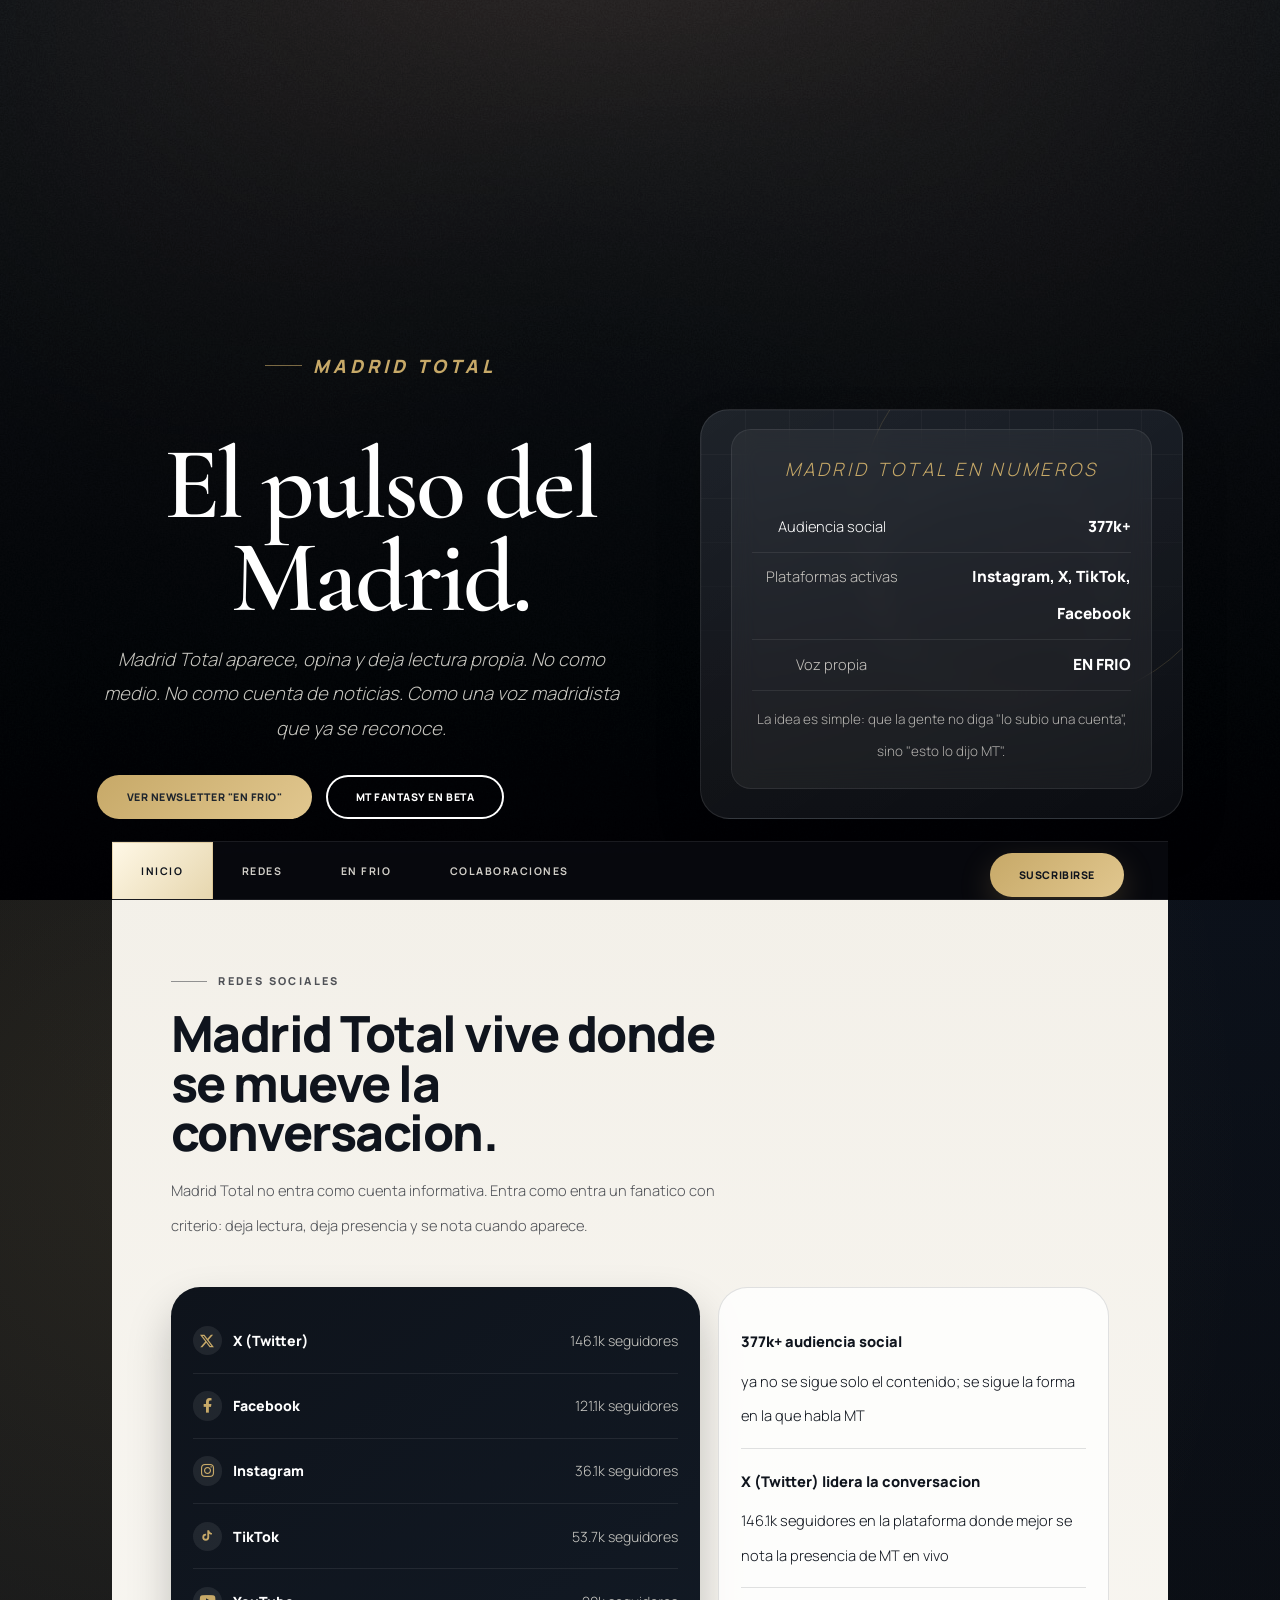
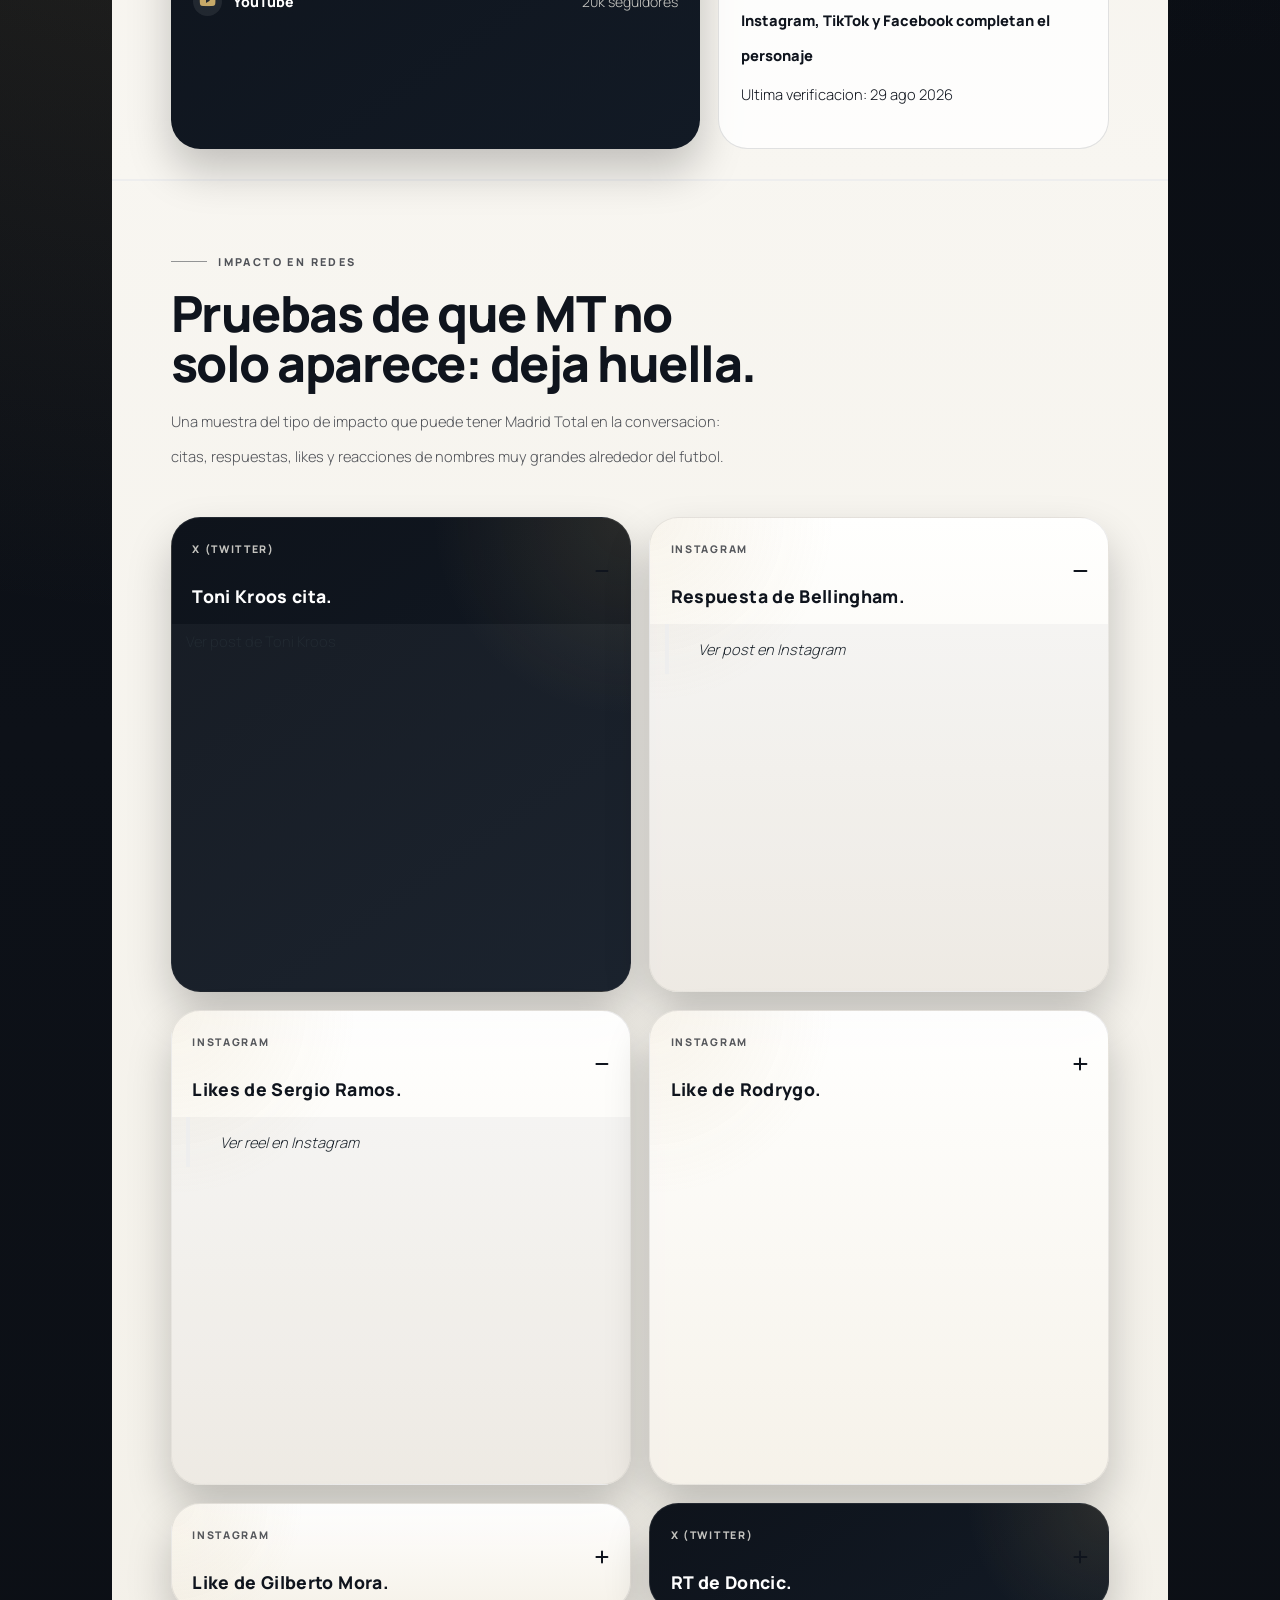
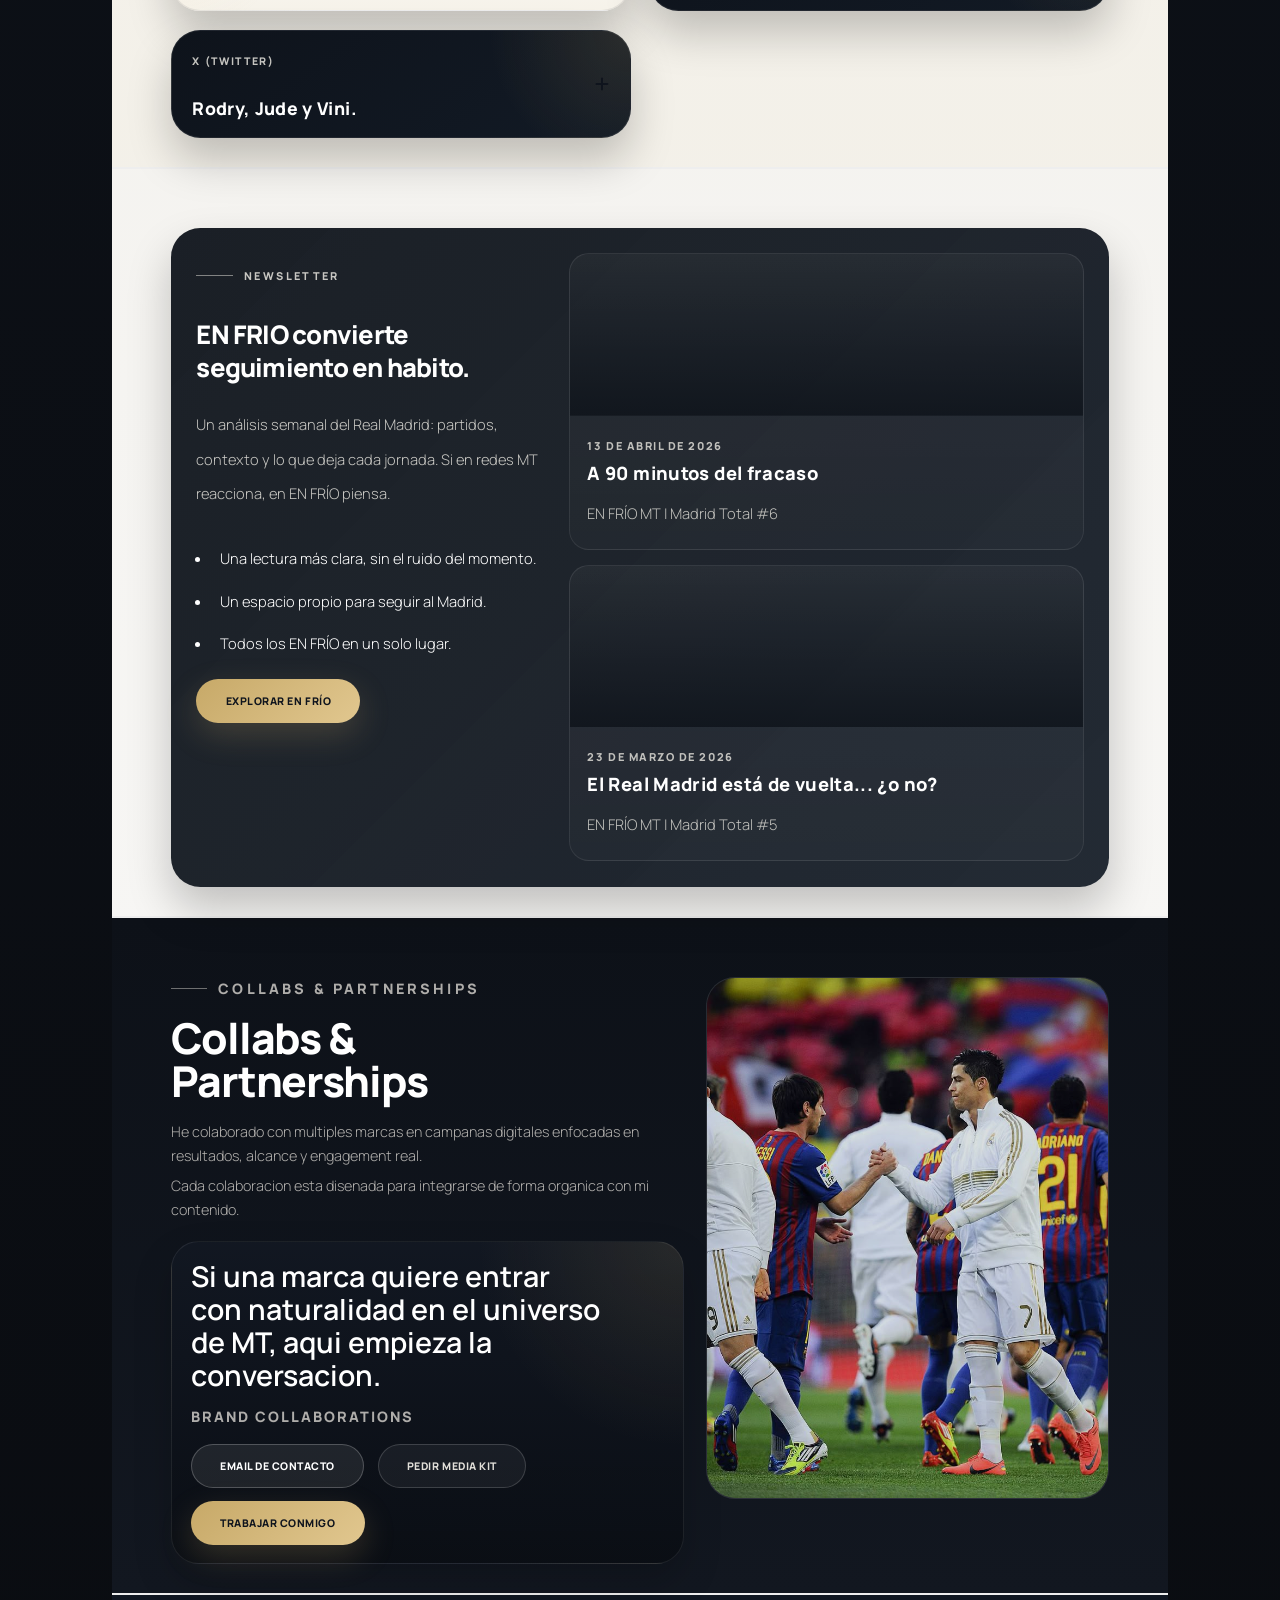
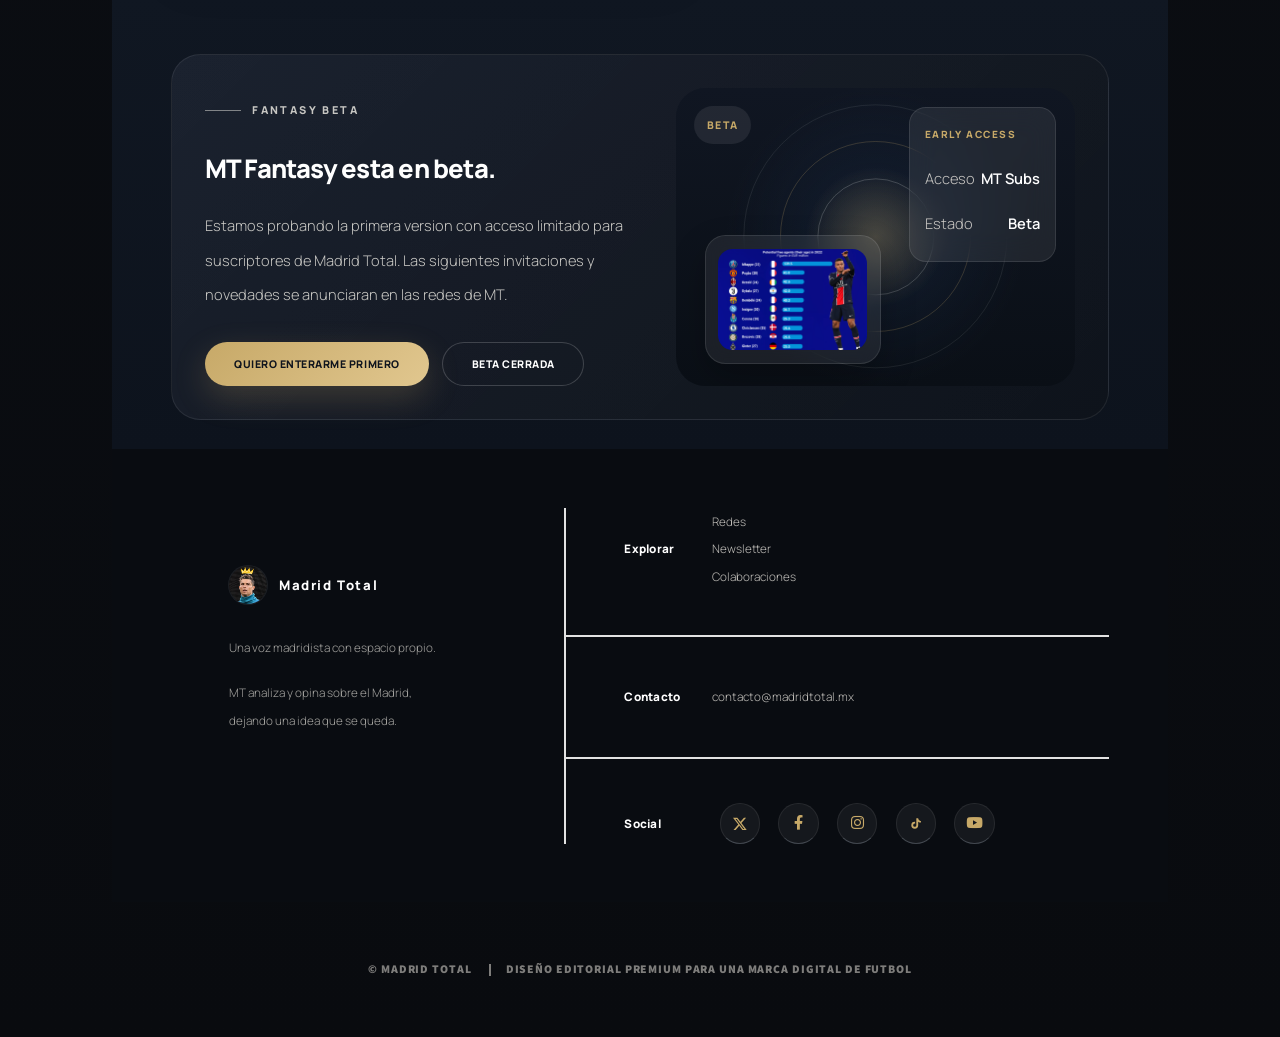
<file: index.html>
<!DOCTYPE HTML>
<html lang="es">
<head>
	<title>Madrid Total | La casa digital del madridismo actual</title>
	<meta charset="utf-8" />
	<meta name="viewport" content="width=device-width, initial-scale=1, user-scalable=no" />
	<meta name="description" content="Madrid Total es una voz madridista con presencia propia: reaccion, lectura y una manera reconocible de hablar del Real Madrid." />
	<link rel="icon" type="image/jpeg" href="images/madridtotal-logo.png.jpeg" />
	<link rel="stylesheet" href="assets/css/main.css" />
	<link rel="stylesheet" href="assets/css/custom.css" />
	<noscript>
		<link rel="stylesheet" href="assets/css/noscript.css" />
	</noscript>
</head>
<body class="is-preload">

	<div id="wrapper" class="fade-in">

		<section id="intro" class="madrid-intro">
			<div class="hero-shell">
				<div class="hero-copy">
					<p class="eyebrow">Madrid Total</p>
					<h1>El pulso del Madrid.</h1>
					<p class="intro-copy">
						Madrid Total aparece, opina y deja lectura propia.
						No como medio. No como cuenta de noticias. Como una voz madridista que ya se reconoce.
					</p>
					<div class="hero-actions">
						<a href="newsletter.html" class="button primary">VER NEWSLETTER "EN FRIO"</a>
						<a href="#fantasy" class="button ghost scrolly">MT FANTASY EN BETA</a>
					</div>
				</div>
				<div class="hero-composition" aria-hidden="true">
					<div class="hero-scorecard">
						<p class="scorecard-label">Madrid Total en numeros</p>
						<div class="scorecard-line">
							<span>Audiencia social</span>
							<strong data-social-total-compact>377k+</strong>
						</div>
						<div class="scorecard-line muted">
							<span>Plataformas activas</span>
							<strong>Instagram, X, TikTok, Facebook</strong>
						</div>
						<div class="scorecard-line muted">
							<span>Voz propia</span>
							<strong>EN FRIO</strong>
						</div>
						<div class="scorecard-foot">
							<span>La idea es simple: que la gente no diga "lo subio una cuenta", sino "esto lo dijo MT".</span>
						</div>
					</div>
					<div class="hero-orbit orbit-one"></div>
					<div class="hero-orbit orbit-two"></div>
					<div class="hero-grid-lines"></div>
				</div>
			</div>
		</section>

		<header id="header">
			<a href="index.html" class="logo" aria-label="Madrid Total, ir al inicio">
				<span class="logo-mark logo-mark-image">
					<img src="images/madridtotal-logo.png.jpeg" alt="Logo de Madrid Total" />
				</span>
				<span class="logo-text">Madrid Total</span>
			</a>
		</header>

		<nav id="nav" aria-label="Navegacion principal">
			<ul class="links">
				<li class="active"><a href="#intro">Inicio</a></li>
				<li><a href="#redes">Redes</a></li>
				<li><a href="newsletter.html">EN FRIO</a></li>
				<li><a href="#partners">Colaboraciones</a></li>
			</ul>
			<ul class="icons nav-cta">
				<li><a href="#newsletter" class="button nav-button scrolly">Suscribirse</a></li>
			</ul>
		</nav>

		<main id="main">
			<section id="redes" class="madrid-section social-section" aria-labelledby="social-title">
				<div class="section-heading left">
					<p class="eyebrow">Redes sociales</p>
					<h2 id="social-title">Madrid Total vive donde se mueve la conversacion.</h2>
					<p>
						Madrid Total no entra como cuenta informativa.
						Entra como entra un fanatico con criterio: deja lectura, deja presencia y se nota cuando aparece.
					</p>
				</div>
				<div class="social-layout">
					<div class="social-panel social-panel-dark">
						<a class="platform-row platform-link" href="https://x.com/madrid_total2?s=21" target="_blank" rel="noopener noreferrer">
							<span class="platform-label">
								<span class="social-icon-mark social-icon-svg" aria-hidden="true">
									<svg viewBox="0 0 24 24" focusable="false">
										<path d="M18.901 1.153h3.68l-8.04 9.19L24 22.847h-7.406l-5.8-7.584-6.64 7.584H.474l8.6-9.83L0 1.154h7.594l5.243 6.932zM17.61 20.645h2.04L6.486 3.24H4.298z"></path>
									</svg>
								</span>
								<span>X (Twitter)</span>
							</span>
							<span data-social-followers="x">146.1k seguidores</span>
						</a>
						<a class="platform-row platform-link" href="https://www.facebook.com/share/1ZugyrfZaS/?mibextid=wwXIfr" target="_blank" rel="noopener noreferrer">
							<span class="platform-label">
								<i class="icon brands fa-facebook-f social-icon-mark" aria-hidden="true"></i>
								<span>Facebook</span>
							</span>
							<span data-social-followers="facebook">121.1k seguidores</span>
						</a>
						<a class="platform-row platform-link" href="https://www.instagram.com/madridtotal__?igsh=cGt5YXd0c240aXM0&utm_source=qr" target="_blank" rel="noopener noreferrer">
							<span class="platform-label">
								<i class="icon brands fa-instagram social-icon-mark" aria-hidden="true"></i>
								<span>Instagram</span>
							</span>
							<span data-social-followers="instagram">36.1k seguidores</span>
						</a>
						<a class="platform-row platform-link" href="https://www.tiktok.com/@madrid_total2?_r=1&_t=ZS-94hI3UkbtAK" target="_blank" rel="noopener noreferrer">
							<span class="platform-label">
								<span class="social-icon-mark social-icon-svg" aria-hidden="true">
									<svg viewBox="0 0 24 24" focusable="false">
										<path d="M19.589 6.686a4.793 4.793 0 0 1-3.77-4.115V2h-3.193v12.138a2.727 2.727 0 1 1-2.727-2.728c.225 0 .443.027.654.077V8.238a5.92 5.92 0 0 0-.654-.036A5.922 5.922 0 1 0 15.82 14.12V8.005a7.968 7.968 0 0 0 4.77 1.582V6.686z"></path>
									</svg>
								</span>
								<span>TikTok</span>
							</span>
							<span data-social-followers="tiktok">53.7k seguidores</span>
						</a>
						<a class="platform-row platform-link" href="https://youtube.com/@madridtotal_?si=naPXZ1wUeU4FVzVs" target="_blank" rel="noopener noreferrer">
							<span class="platform-label">
								<i class="icon brands fa-youtube social-icon-mark" aria-hidden="true"></i>
								<span>YouTube</span>
							</span>
							<span data-social-followers="youtube">20k seguidores</span>
						</a>
					</div>
					<div class="social-panel social-panel-light">
						<div class="social-metric">
							<strong data-social-total>377k+ audiencia social</strong>
							<span>ya no se sigue solo el contenido; se sigue la forma en la que habla MT</span>
						</div>
						<div class="social-metric">
							<strong>X (Twitter) lidera la conversacion</strong>
							<span><span data-social-followers="x-detail">146.1k seguidores</span> en la plataforma donde mejor se nota la presencia de MT en vivo</span>
						</div>
						<div class="social-metric">
							<strong>Instagram, TikTok y Facebook completan el personaje</strong>
							<span data-social-updated>cada formato enseña una parte distinta de la misma voz</span>
						</div>
					</div>
				</div>
			</section>

			<section class="madrid-section social-proof-section" aria-labelledby="social-proof-title">
				<div class="section-heading left">
					<p class="eyebrow">Impacto en redes</p>
					<h2 id="social-proof-title">Pruebas de que MT no solo aparece: deja huella.</h2>
					<p>
						Una muestra del tipo de impacto que puede tener Madrid Total en la conversacion:
						citas, respuestas, likes y reacciones de nombres muy grandes alrededor del futbol.
					</p>
				</div>
				<div class="social-proof-grid">
					<details class="social-proof-card social-proof-card-dark social-proof-embed-card" open>
						<summary class="social-proof-summary">
							<div class="social-proof-card-header">
								<p class="social-proof-kicker">X (Twitter)</p>
								<h3>Toni Kroos cita.</h3>
							</div>
							<span class="social-proof-summary-icon" aria-hidden="true"></span>
						</summary>
						<div class="social-proof-embed-shell">
							<div class="social-proof-tweet" data-tweet-id="1974023091761147986">
								<a href="https://twitter.com/tonikroos/status/1974023091761147986" target="_blank" rel="noopener noreferrer">Ver post de Toni Kroos</a>
							</div>
						</div>
					</details>
					<details class="social-proof-card social-proof-card-light social-proof-embed-card">
						<summary class="social-proof-summary">
							<div class="social-proof-card-header">
								<p class="social-proof-kicker">Instagram</p>
								<h3>Respuesta de Bellingham.</h3>
							</div>
							<span class="social-proof-summary-icon" aria-hidden="true"></span>
						</summary>
						<div class="social-proof-embed-shell">
							<blockquote class="instagram-media" data-instgrm-permalink="https://www.instagram.com/p/DKkYigyArHF/" data-instgrm-version="14">
								<a href="https://www.instagram.com/p/DKkYigyArHF/" target="_blank" rel="noopener noreferrer">Ver post en Instagram</a>
							</blockquote>
						</div>
					</details>
					<details class="social-proof-card social-proof-card-light social-proof-embed-card">
						<summary class="social-proof-summary">
							<div class="social-proof-card-header">
								<p class="social-proof-kicker">Instagram</p>
								<h3>Likes de Sergio Ramos.</h3>
							</div>
							<span class="social-proof-summary-icon" aria-hidden="true"></span>
						</summary>
						<div class="social-proof-embed-shell">
							<blockquote class="instagram-media" data-instgrm-permalink="https://www.instagram.com/reel/DKF0K39PtXp/" data-instgrm-version="14">
								<a href="https://www.instagram.com/reel/DKF0K39PtXp/" target="_blank" rel="noopener noreferrer">Ver reel en Instagram</a>
							</blockquote>
						</div>
					</details>
					<details class="social-proof-card social-proof-card-light social-proof-embed-card">
						<summary class="social-proof-summary">
							<div class="social-proof-card-header">
								<p class="social-proof-kicker">Instagram</p>
								<h3>Like de Rodrygo.</h3>
							</div>
							<span class="social-proof-summary-icon" aria-hidden="true"></span>
						</summary>
						<div class="social-proof-embed-shell">
							<blockquote class="instagram-media" data-instgrm-permalink="https://www.instagram.com/reel/DIJx5_ag01K/" data-instgrm-version="14">
								<a href="https://www.instagram.com/reel/DIJx5_ag01K/" target="_blank" rel="noopener noreferrer">Ver reel en Instagram</a>
							</blockquote>
						</div>
					</details>
					<details class="social-proof-card social-proof-card-light social-proof-embed-card">
						<summary class="social-proof-summary">
							<div class="social-proof-card-header">
								<p class="social-proof-kicker">Instagram</p>
								<h3>Like de Gilberto Mora.</h3>
							</div>
							<span class="social-proof-summary-icon" aria-hidden="true"></span>
						</summary>
						<div class="social-proof-embed-shell">
							<blockquote class="instagram-media" data-instgrm-permalink="https://www.instagram.com/reel/DD3Afj4ABEb/" data-instgrm-version="14">
								<a href="https://www.instagram.com/reel/DD3Afj4ABEb/" target="_blank" rel="noopener noreferrer">Ver reel en Instagram</a>
							</blockquote>
						</div>
					</details>
					<details class="social-proof-card social-proof-card-dark social-proof-embed-card">
						<summary class="social-proof-summary">
							<div class="social-proof-card-header">
								<p class="social-proof-kicker">X (Twitter)</p>
								<h3>RT de Doncic.</h3>
							</div>
							<span class="social-proof-summary-icon" aria-hidden="true"></span>
						</summary>
						<div class="social-proof-embed-shell">
							<div class="social-proof-tweet" data-tweet-id="1885935198908383549">
								<a href="https://x.com/madrid_total2/status/1885935198908383549" target="_blank" rel="noopener noreferrer">Ver post en X</a>
							</div>
						</div>
					</details>
					<details class="social-proof-card social-proof-card-dark social-proof-embed-card">
						<summary class="social-proof-summary">
							<div class="social-proof-card-header">
								<p class="social-proof-kicker">X (Twitter)</p>
								<h3>Rodry, Jude y Vini.</h3>
							</div>
							<span class="social-proof-summary-icon" aria-hidden="true"></span>
						</summary>
						<div class="social-proof-embed-shell">
							<div class="social-proof-tweet" data-tweet-id="1794757800381563138">
								<a href="https://x.com/madrid_total2/status/1794757800381563138" target="_blank" rel="noopener noreferrer">Ver post en X</a>
							</div>
						</div>
					</details>
				</div>
			</section>

			<section id="newsletter" class="madrid-section newsletter-section" aria-labelledby="newsletter-title">
				<div class="newsletter-shell">
					<div class="newsletter-copy">
						<p class="eyebrow">Newsletter</p>
						<h2 id="newsletter-title">EN FRIO convierte seguimiento en habito.</h2>
						<p>
							Un análisis semanal del Real Madrid: partidos, contexto y lo que deja cada jornada.
							Si en redes MT reacciona, en EN FRÍO piensa.
						</p>
						<ul class="newsletter-points">
							<li>Una lectura más clara, sin el ruido del momento.</li>
							<li>Un espacio propio para seguir al Madrid.</li>
							<li>Todos los EN FRÍO en un solo lugar.</li>
						</ul>
						<div class="newsletter-links">
							<a href="newsletter.html" class="button primary">Explorar EN FRÍO</a>
						</div>
					</div>
					<div class="newsletter-home-preview" id="newsletter-home-preview" aria-label="Ultimos articulos de EN FRIO" hidden></div>
				</div>
			</section>

			<section id="partners" class="madrid-section partners-section" aria-labelledby="partners-title">
				<div class="partners-layout">
					<div class="section-heading left partners-copy-column">
						<p class="eyebrow">Collabs &amp; Partnerships</p>
						<h2 id="partners-title">Collabs &amp; Partnerships</h2>
						<p>
							He colaborado con multiples marcas en campanas digitales enfocadas en resultados, alcance y engagement real.
						</p>
						<p>
							Cada colaboracion esta disenada para integrarse de forma organica con mi contenido.
						</p>
						<div class="partners-copy-panel">
							<strong>Si una marca quiere entrar con naturalidad en el universo de MT, aqui empieza la conversacion.</strong>
							<p class="partners-visual-kicker">Brand Collaborations</p>
							<div class="partners-actions">
								<a href="mailto:contacto@madridtotal.mx?subject=Contacto%20Madrid%20Total" class="button ghost partner-mail-button">Email de contacto</a>
								<a href="mailto:contacto@madridtotal.mx?subject=Media%20Kit%20Madrid%20Total" class="button ghost-light">Pedir media kit</a>
								<a href="mailto:contacto@madridtotal.mx?subject=Trabajar%20con%20Madrid%20Total" class="button primary">Trabajar conmigo</a>
							</div>
						</div>
					</div>
					<div class="partners-visual-card partners-visual-image">
						<img src="assets/handshake.jpg" alt="Apretón de manos representando una colaboración de marca" />
					</div>
				</div>
			</section>

			<section id="fantasy" class="madrid-section fantasy-section" aria-labelledby="fantasy-title">
				<div class="fantasy-shell">
					<div class="fantasy-copy">
						<p class="eyebrow">Fantasy Beta</p>
						<h2 id="fantasy-title">MT Fantasy esta en beta.</h2>
						<p>
							Estamos probando la primera version con acceso limitado para suscriptores de Madrid Total.
							Las siguientes invitaciones y novedades se anunciaran en las redes de MT.
						</p>
						<div class="fantasy-actions">
							<a href="mailto:contacto@madridtotal.mx?subject=Interes%20en%20MT%20Fantasy%20Beta" class="button primary">Quiero enterarme primero</a>
							<span class="button ghost fantasy-status-pill">Beta cerrada</span>
						</div>
					</div>
					<div class="fantasy-teaser" aria-hidden="true">
						<span class="teaser-chip">Beta</span>
						<div class="teaser-scoreboard">
							<span class="teaser-scoreboard-label">Early Access</span>
							<div class="teaser-score-line">
								<span>Acceso</span>
								<strong>MT Subs</strong>
							</div>
							<div class="teaser-score-line">
								<span>Estado</span>
								<strong>Beta</strong>
							</div>
						</div>
						<div class="teaser-player-card">
							<img src="images/soccer_player_value.png" alt="" />
						</div>
						<div class="teaser-rings"></div>
					</div>
				</div>
			</section>
		</main>

		<footer id="footer">
			<section class="footer-brand">
				<a href="index.html" class="footer-logo">
					<span class="logo-mark logo-mark-image">
						<img src="images/madridtotal-logo.png.jpeg" alt="Logo de Madrid Total" />
					</span>
					<span class="logo-text">Madrid Total</span>
				</a>
				<p>Una voz madridista con espacio propio.</p>
				<p>MT analiza y opina sobre el Madrid, dejando una idea que se queda.</p>
			</section>
			<section class="split contact">
				<section>
					<h3>Explorar</h3>
					<p><a href="#redes">Redes</a><br /><a href="newsletter.html">Newsletter</a><br /><a href="#partners">Colaboraciones</a></p>
				</section>
				<section>
					<h3>Contacto</h3>
					<p><a href="mailto:contacto@madridtotal.mx">contacto@madridtotal.mx</a></p>
				</section>
				<section>
					<h3>Social</h3>
					<ul class="footer-social-list" aria-label="Redes sociales de Madrid Total">
						<li>
							<a href="https://x.com/madrid_total2?s=21" class="footer-social-link" aria-label="X" target="_blank" rel="noopener noreferrer">
								<span class="social-icon-mark social-icon-svg" aria-hidden="true">
									<svg viewBox="0 0 24 24" focusable="false">
										<path d="M18.901 1.153h3.68l-8.04 9.19L24 22.847h-7.406l-5.8-7.584-6.64 7.584H.474l8.6-9.83L0 1.154h7.594l5.243 6.932zM17.61 20.645h2.04L6.486 3.24H4.298z"></path>
									</svg>
								</span>
								<span class="sr-only">X</span>
							</a>
						</li>
						<li>
							<a href="https://www.facebook.com/share/1ZugyrfZaS/?mibextid=wwXIfr" class="footer-social-link" aria-label="Facebook" target="_blank" rel="noopener noreferrer">
								<i class="icon brands fa-facebook-f social-icon-mark" aria-hidden="true"></i>
								<span class="sr-only">Facebook</span>
							</a>
						</li>
						<li>
							<a href="https://www.instagram.com/madridtotal__?igsh=cGt5YXd0c240aXM0&utm_source=qr" class="footer-social-link" aria-label="Instagram" target="_blank" rel="noopener noreferrer">
								<i class="icon brands fa-instagram social-icon-mark" aria-hidden="true"></i>
								<span class="sr-only">Instagram</span>
							</a>
						</li>
						<li>
							<a href="https://www.tiktok.com/@madrid_total2?_r=1&_t=ZS-94hI3UkbtAK" class="footer-social-link" aria-label="TikTok" target="_blank" rel="noopener noreferrer">
								<span class="social-icon-mark social-icon-svg" aria-hidden="true">
									<svg viewBox="0 0 24 24" focusable="false">
										<path d="M19.589 6.686a4.793 4.793 0 0 1-3.77-4.115V2h-3.193v12.138a2.727 2.727 0 1 1-2.727-2.728c.225 0 .443.027.654.077V8.238a5.92 5.92 0 0 0-.654-.036A5.922 5.922 0 1 0 15.82 14.12V8.005a7.968 7.968 0 0 0 4.77 1.582V6.686z"></path>
									</svg>
								</span>
								<span class="sr-only">TikTok</span>
							</a>
						</li>
						<li>
							<a href="https://youtube.com/@madridtotal_?si=naPXZ1wUeU4FVzVs" class="footer-social-link" aria-label="YouTube" target="_blank" rel="noopener noreferrer">
								<i class="icon brands fa-youtube social-icon-mark" aria-hidden="true"></i>
								<span class="sr-only">YouTube</span>
							</a>
						</li>
					</ul>
				</section>
			</section>
		</footer>

		<div id="copyright">
			<ul>
				<li>&copy; Madrid Total</li>
				<li>Diseño editorial premium para una marca digital de futbol</li>
			</ul>
		</div>

	</div>

	<script src="assets/js/jquery.min.js"></script>
	<script src="assets/js/jquery.scrollex.min.js"></script>
	<script src="assets/js/jquery.scrolly.min.js"></script>
	<script src="assets/js/browser.min.js"></script>
	<script src="assets/js/breakpoints.min.js"></script>
	<script src="assets/js/util.js"></script>
	<script src="assets/js/main.js"></script>
	<script src="assets/js/custom.js"></script>
	<script src="assets/js/social-followers.js"></script>
	<script src="assets/js/newsletter.js"></script>
	<script src="assets/js/social-embeds.js"></script>
	<script src="assets/js/subscribe.js"></script>

</body>
</html>
</file>
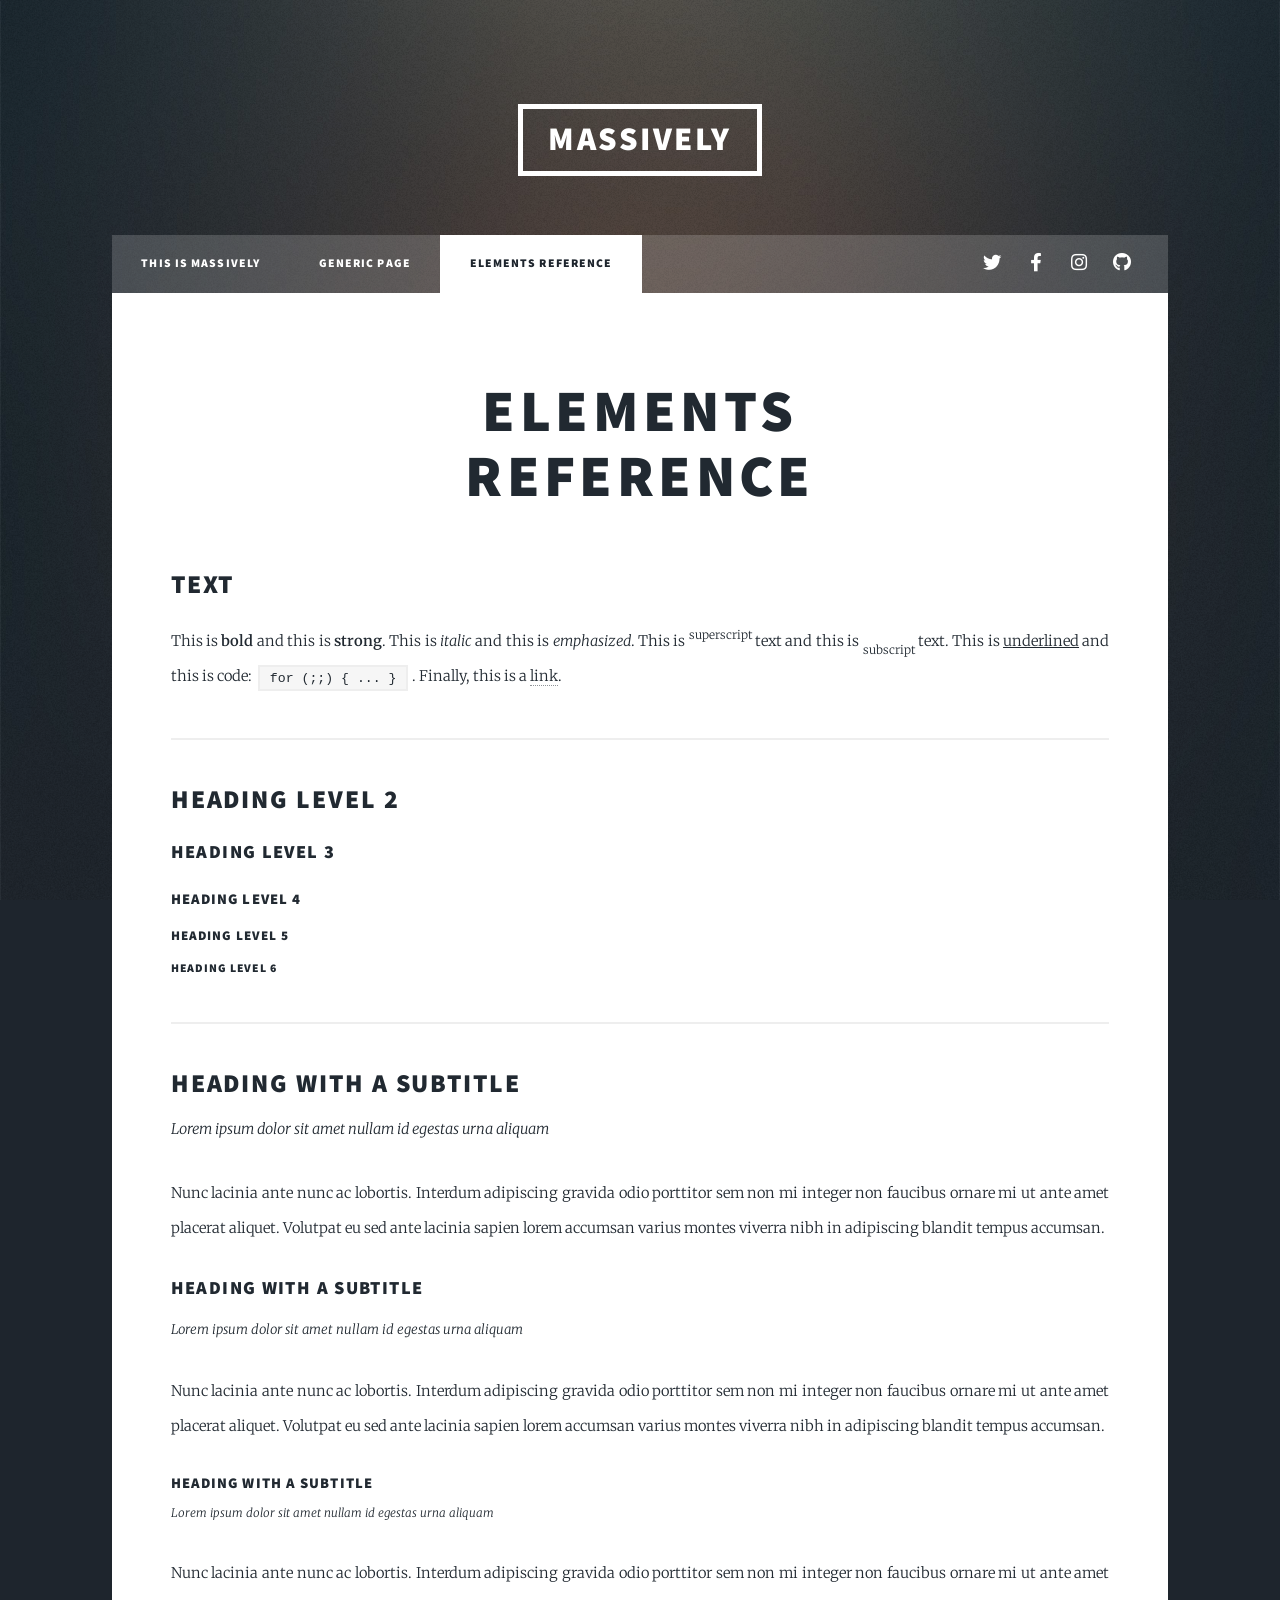
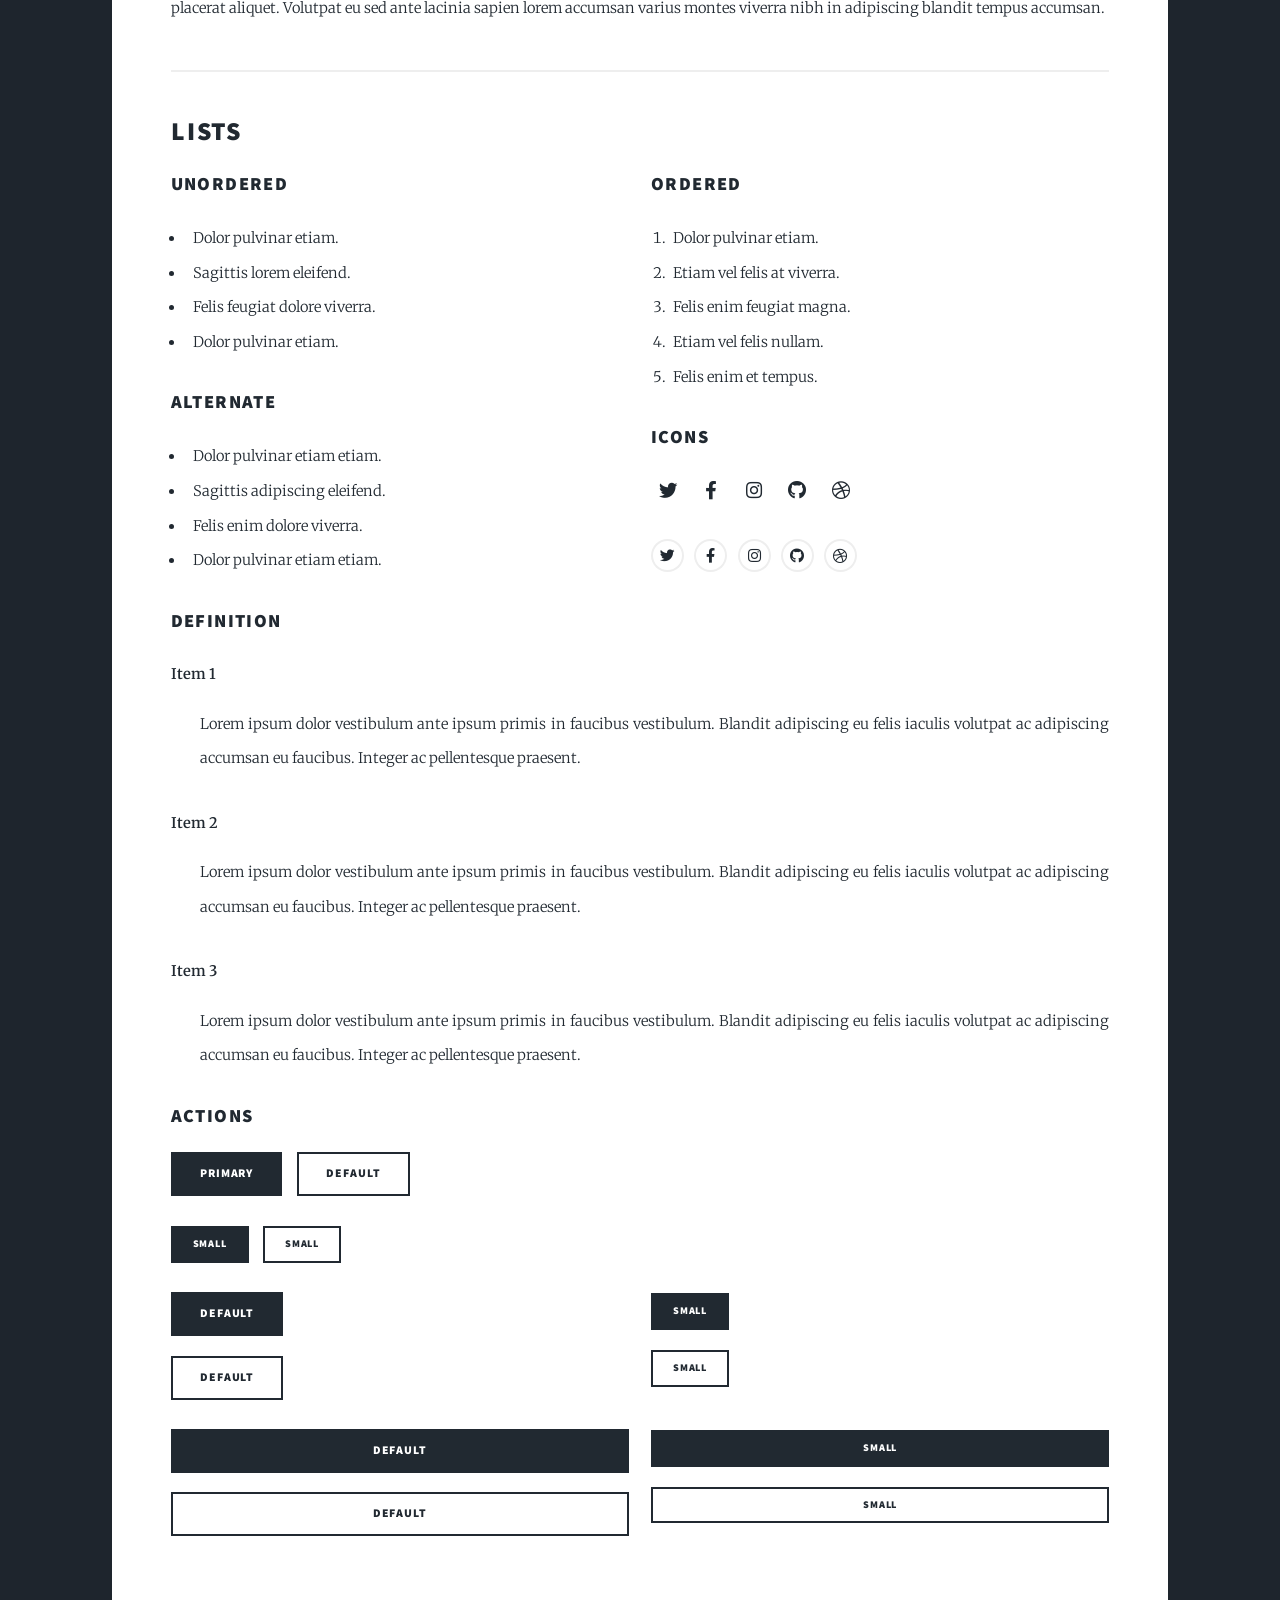
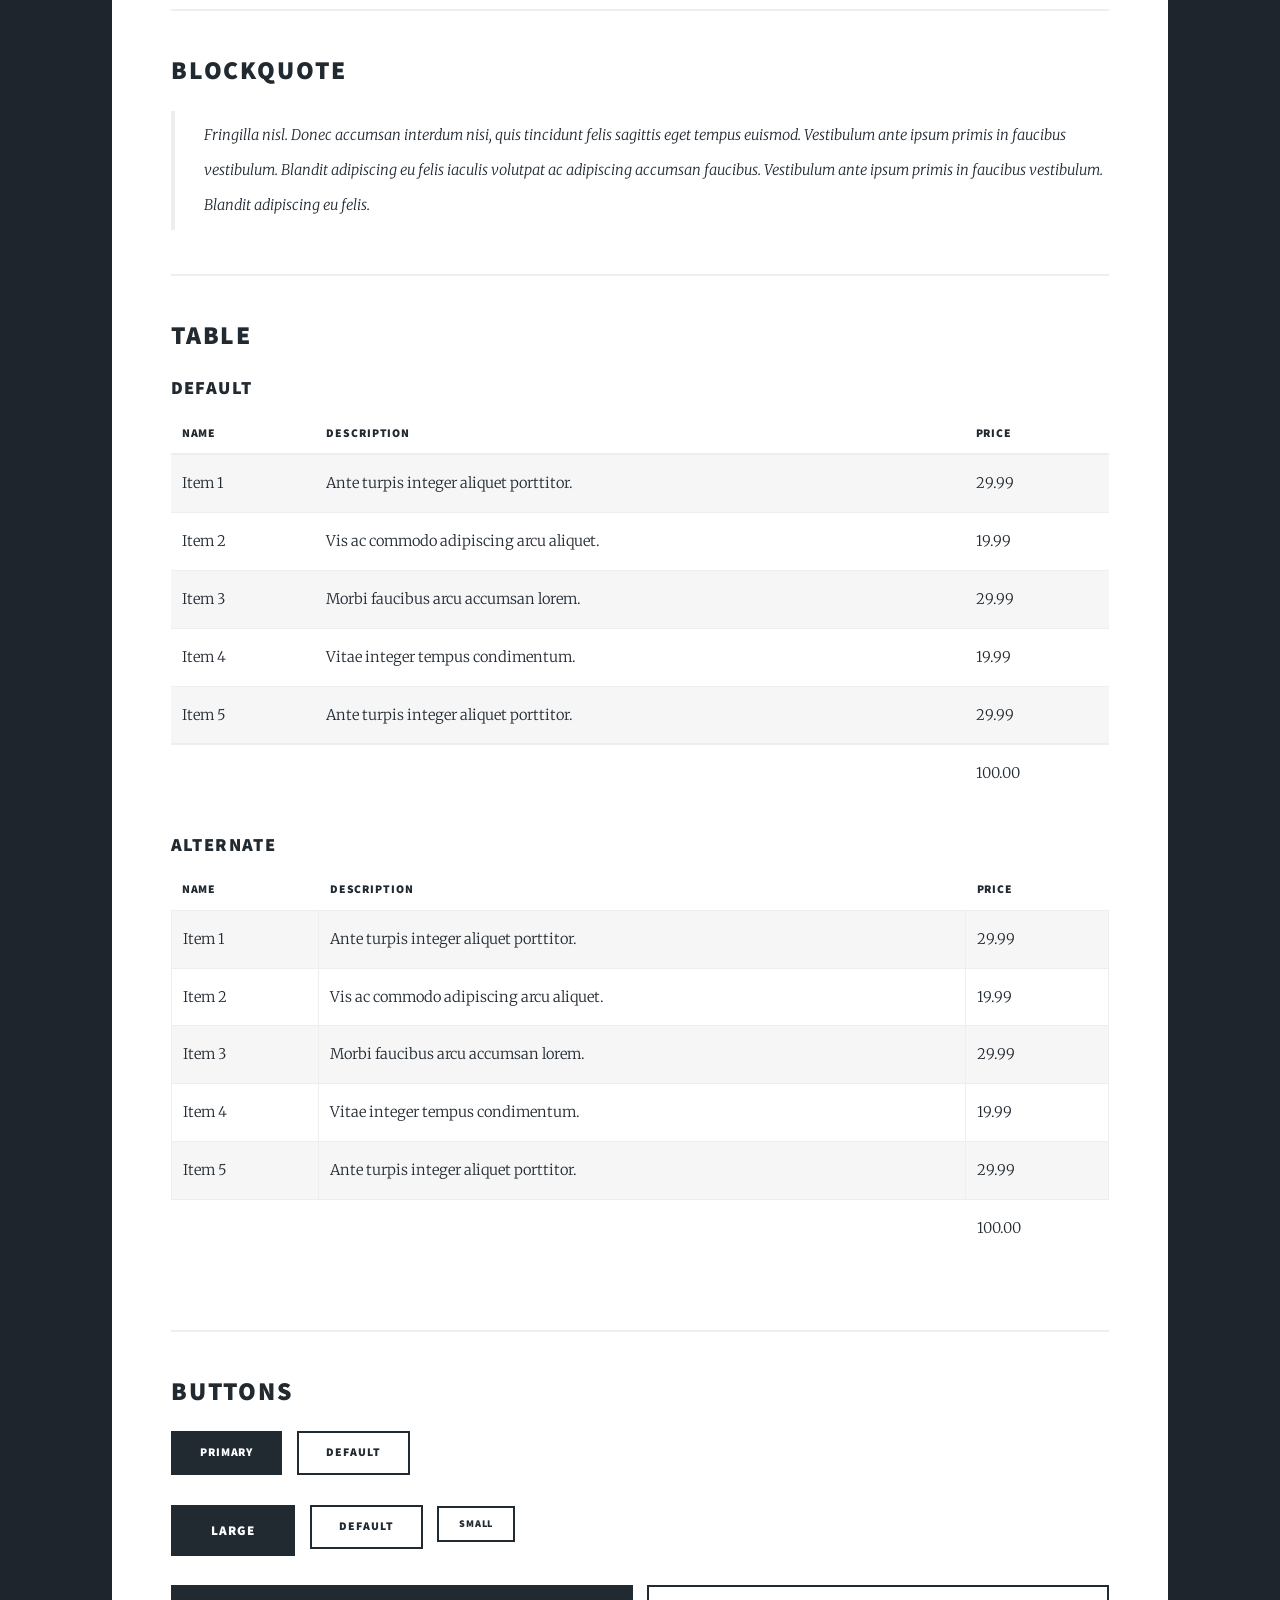
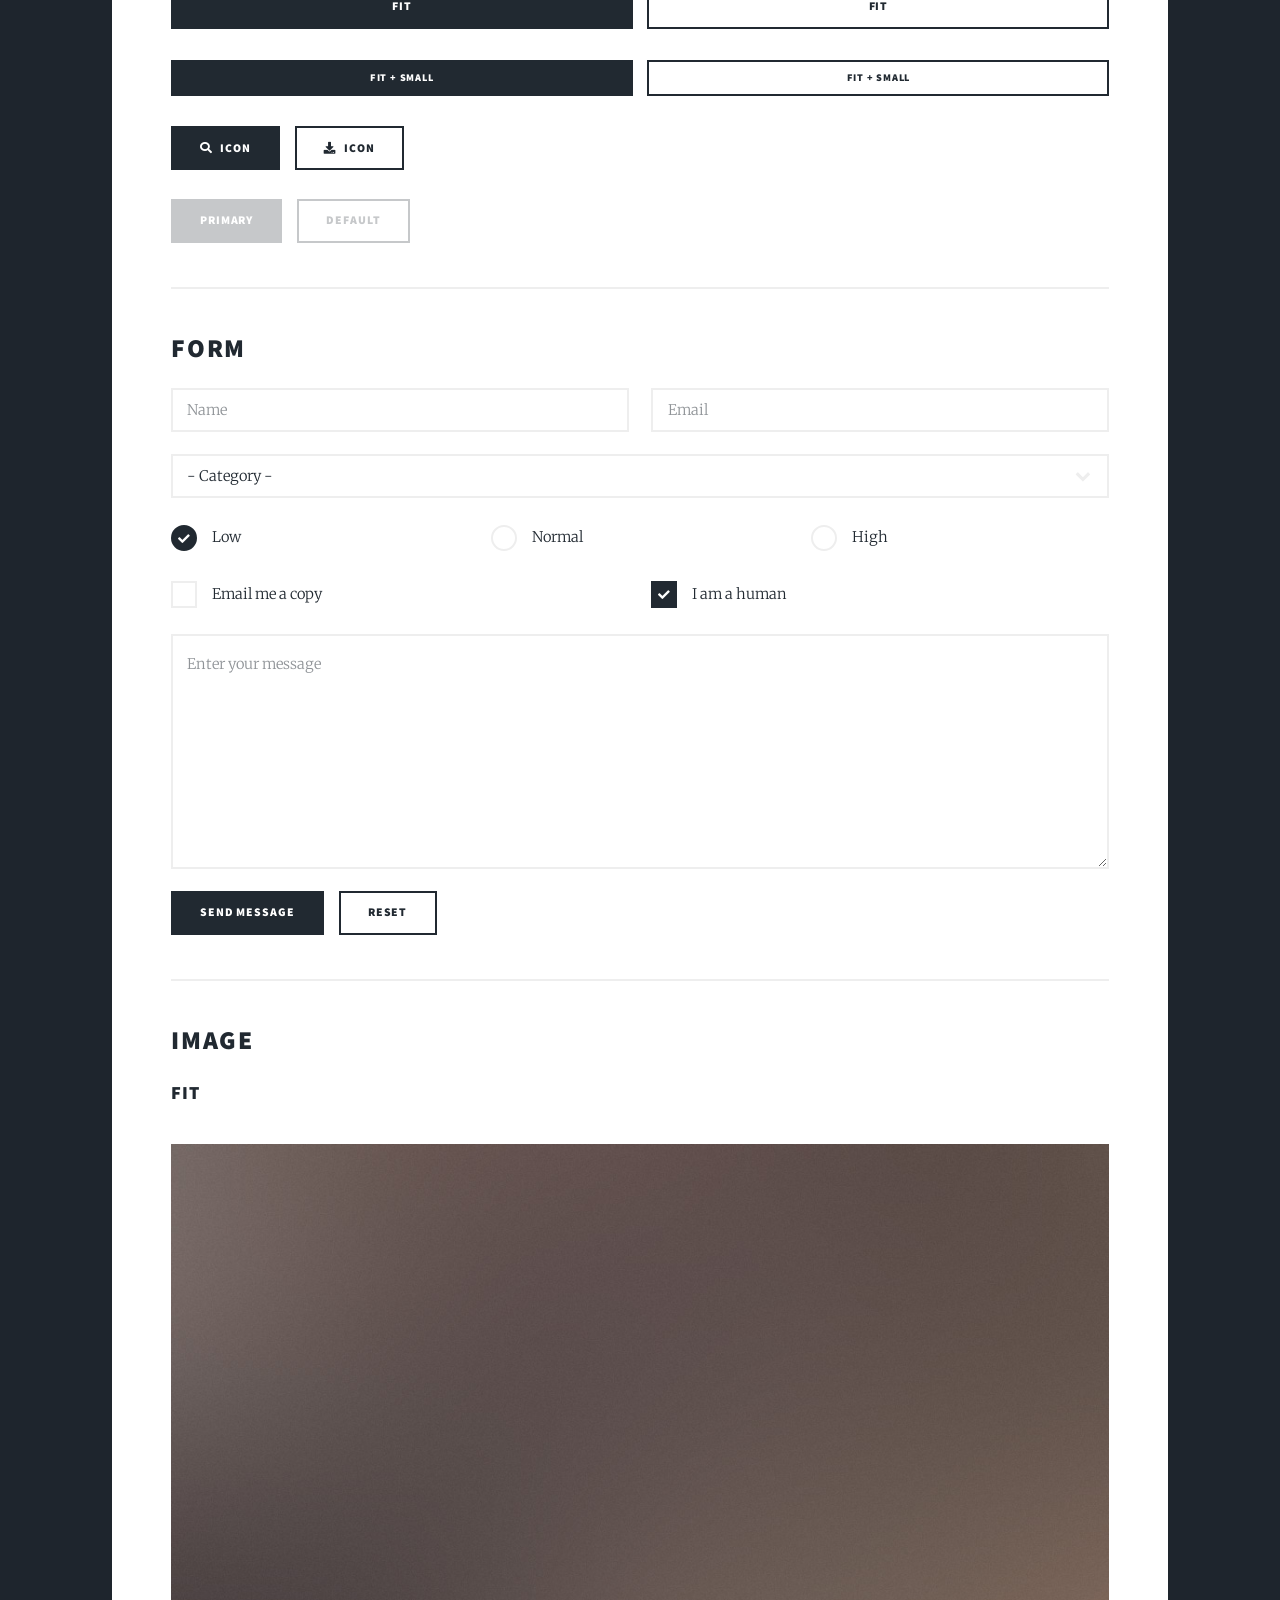
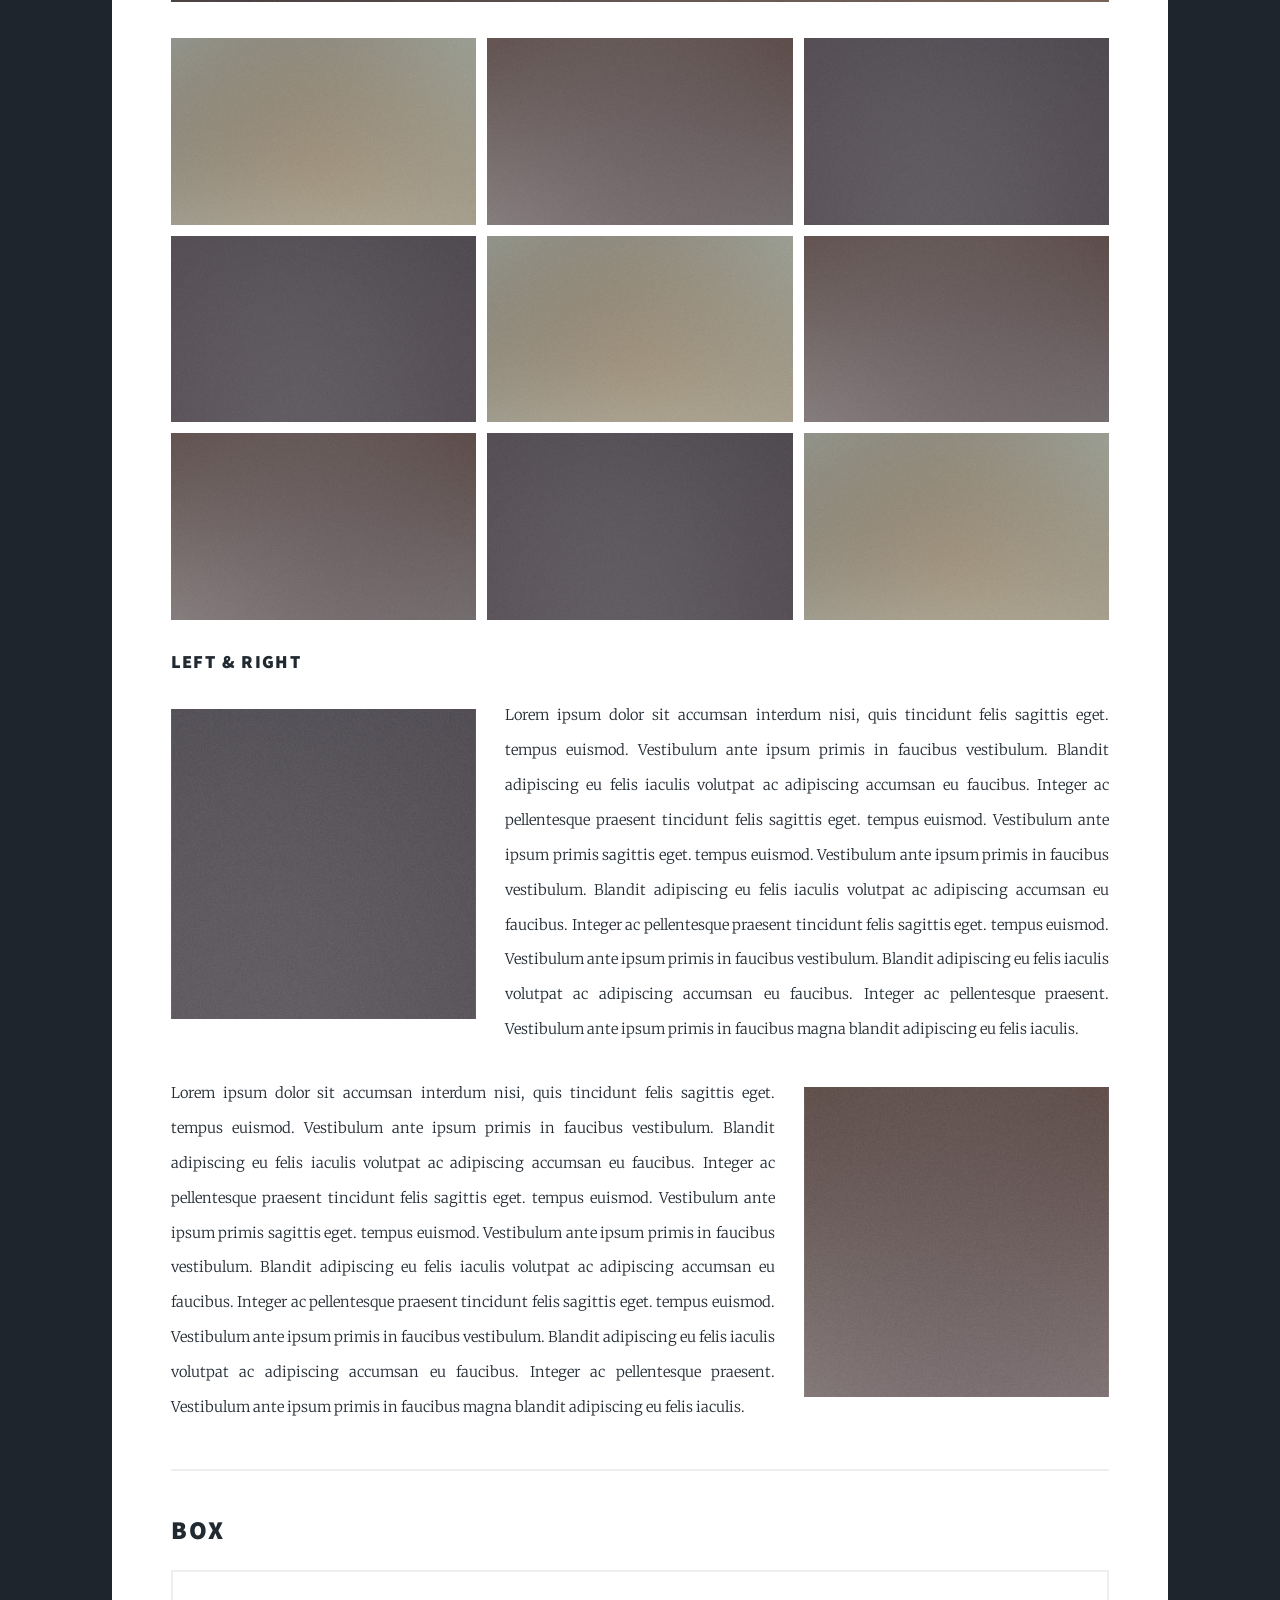
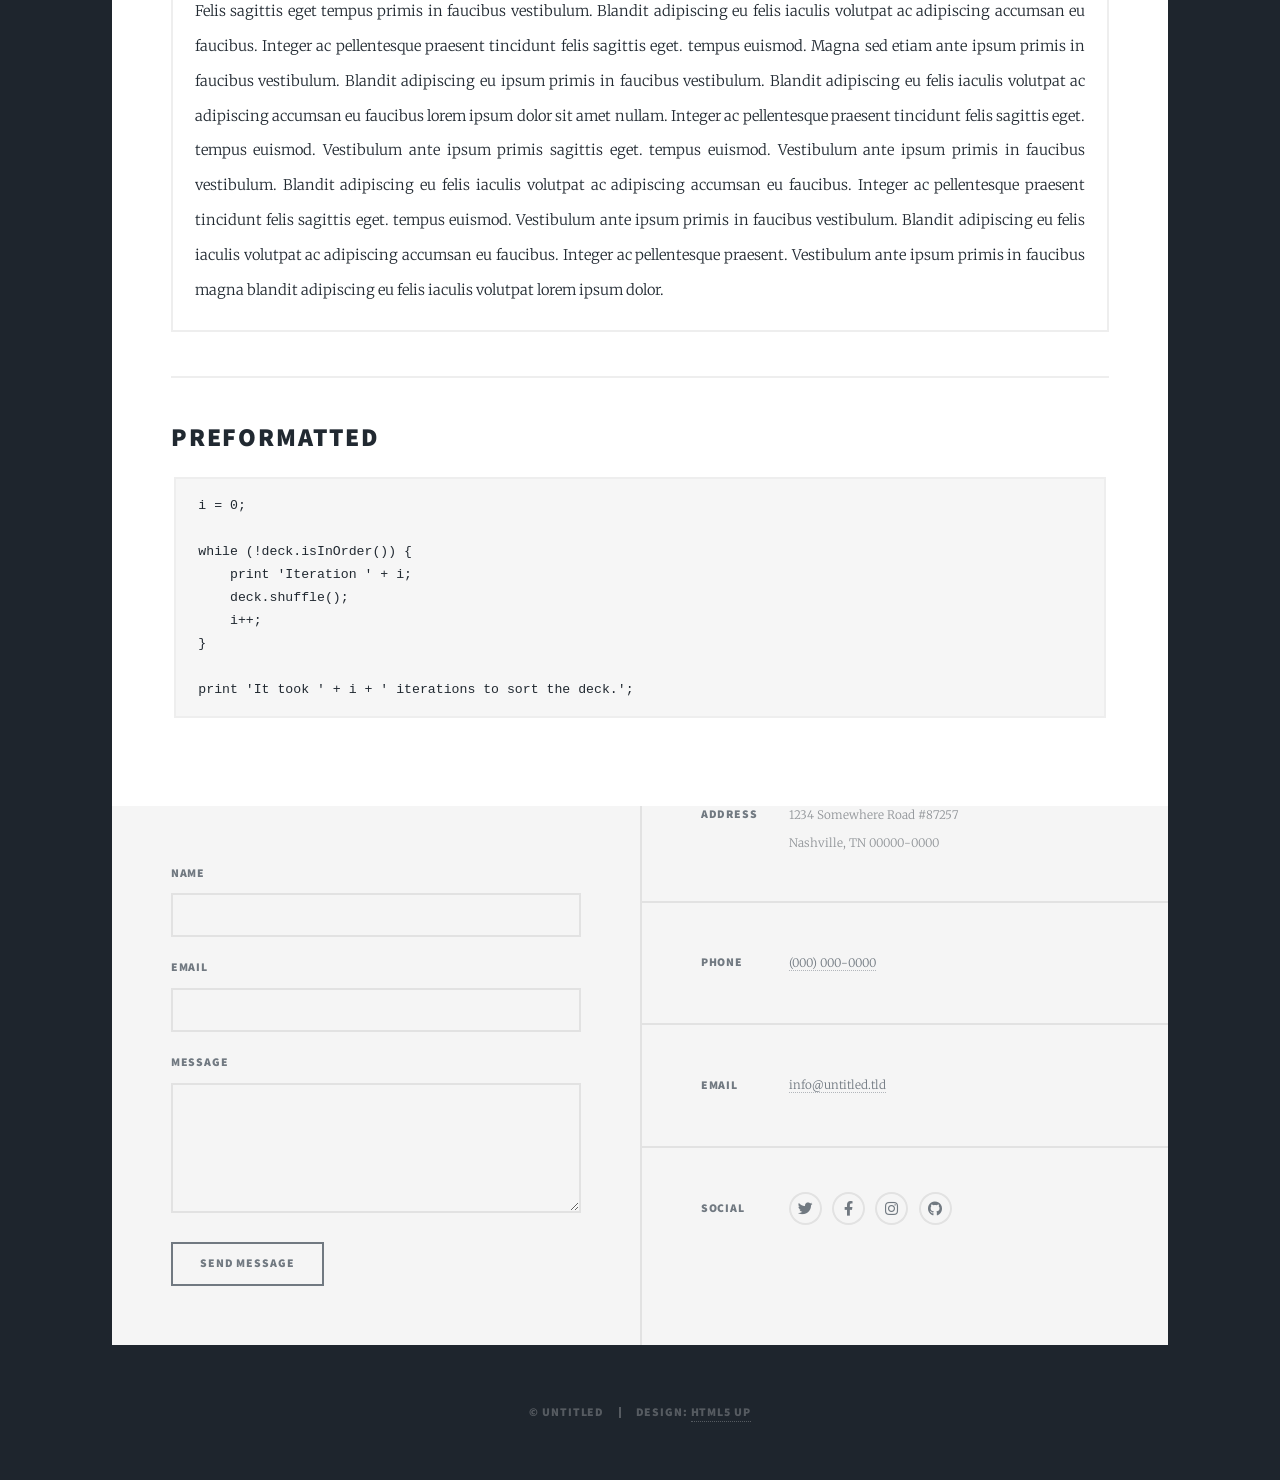
<file: elements.html>
<!DOCTYPE HTML>
<!--
	Massively by HTML5 UP
	html5up.net | @ajlkn
	Free for personal and commercial use under the CCA 3.0 license (html5up.net/license)
-->
<html>
	<head>
		<title>Elements Reference - Massively by HTML5 UP</title>
		<meta charset="utf-8" />
		<meta name="viewport" content="width=device-width, initial-scale=1, user-scalable=no" />
		<link rel="stylesheet" href="assets/css/main.css" />
		<noscript><link rel="stylesheet" href="assets/css/noscript.css" /></noscript>
	</head>
	<body class="is-preload">

		<!-- Wrapper -->
			<div id="wrapper">

				<!-- Header -->
					<header id="header">
						<a href="index.html" class="logo">Massively</a>
					</header>

				<!-- Nav -->
					<nav id="nav">
						<ul class="links">
							<li><a href="index.html">This is Massively</a></li>
							<li><a href="generic.html">Generic Page</a></li>
							<li class="active"><a href="elements.html">Elements Reference</a></li>
						</ul>
						<ul class="icons">
							<li><a href="#" class="icon brands fa-twitter"><span class="label">Twitter</span></a></li>
							<li><a href="#" class="icon brands fa-facebook-f"><span class="label">Facebook</span></a></li>
							<li><a href="#" class="icon brands fa-instagram"><span class="label">Instagram</span></a></li>
							<li><a href="#" class="icon brands fa-github"><span class="label">GitHub</span></a></li>
						</ul>
					</nav>

				<!-- Main -->
					<div id="main">

						<!-- Post -->
							<section class="post">
								<header class="major">
									<h1>Elements<br />
									Reference</h1>
								</header>

								<!-- Text stuff -->
									<h2>Text</h2>
									<p>This is <b>bold</b> and this is <strong>strong</strong>. This is <i>italic</i> and this is <em>emphasized</em>.
									This is <sup>superscript</sup> text and this is <sub>subscript</sub> text.
									This is <u>underlined</u> and this is code: <code>for (;;) { ... }</code>.
									Finally, this is a <a href="#">link</a>.</p>
									<hr />
									<h2>Heading Level 2</h2>
									<h3>Heading Level 3</h3>
									<h4>Heading Level 4</h4>
									<h5>Heading Level 5</h5>
									<h6>Heading Level 6</h6>
									<hr />
									<header>
										<h2>Heading with a Subtitle</h2>
										<p>Lorem ipsum dolor sit amet nullam id egestas urna aliquam</p>
									</header>
									<p>Nunc lacinia ante nunc ac lobortis. Interdum adipiscing gravida odio porttitor sem non mi integer non faucibus ornare mi ut ante amet placerat aliquet. Volutpat eu sed ante lacinia sapien lorem accumsan varius montes viverra nibh in adipiscing blandit tempus accumsan.</p>
									<header>
										<h3>Heading with a Subtitle</h3>
										<p>Lorem ipsum dolor sit amet nullam id egestas urna aliquam</p>
									</header>
									<p>Nunc lacinia ante nunc ac lobortis. Interdum adipiscing gravida odio porttitor sem non mi integer non faucibus ornare mi ut ante amet placerat aliquet. Volutpat eu sed ante lacinia sapien lorem accumsan varius montes viverra nibh in adipiscing blandit tempus accumsan.</p>
									<header>
										<h4>Heading with a Subtitle</h4>
										<p>Lorem ipsum dolor sit amet nullam id egestas urna aliquam</p>
									</header>
									<p>Nunc lacinia ante nunc ac lobortis. Interdum adipiscing gravida odio porttitor sem non mi integer non faucibus ornare mi ut ante amet placerat aliquet. Volutpat eu sed ante lacinia sapien lorem accumsan varius montes viverra nibh in adipiscing blandit tempus accumsan.</p>

									<hr />

								<!-- Lists -->
									<h2>Lists</h2>
									<div class="row">
										<div class="col-6 col-12-small">

											<h3>Unordered</h3>
											<ul>
												<li>Dolor pulvinar etiam.</li>
												<li>Sagittis lorem eleifend.</li>
												<li>Felis feugiat dolore viverra.</li>
												<li>Dolor pulvinar etiam.</li>
											</ul>

											<h3>Alternate</h3>
											<ul class="alt">
												<li>Dolor pulvinar etiam etiam.</li>
												<li>Sagittis adipiscing eleifend.</li>
												<li>Felis enim dolore viverra.</li>
												<li>Dolor pulvinar etiam etiam.</li>
											</ul>

										</div>
										<div class="col-6 col-12-small">

											<h3>Ordered</h3>
											<ol>
												<li>Dolor pulvinar etiam.</li>
												<li>Etiam vel felis at viverra.</li>
												<li>Felis enim feugiat magna.</li>
												<li>Etiam vel felis nullam.</li>
												<li>Felis enim et tempus.</li>
											</ol>

											<h3>Icons</h3>
											<ul class="icons">
												<li><a href="#" class="icon brands fa-twitter"><span class="label">Twitter</span></a></li>
												<li><a href="#" class="icon brands fa-facebook-f"><span class="label">Facebook</span></a></li>
												<li><a href="#" class="icon brands fa-instagram"><span class="label">Instagram</span></a></li>
												<li><a href="#" class="icon brands fa-github"><span class="label">Github</span></a></li>
												<li><a href="#" class="icon brands fa-dribbble"><span class="label">Dribbble</span></a></li>
											</ul>
											<ul class="icons alt">
												<li><a href="#" class="icon brands alt fa-twitter"><span class="label">Twitter</span></a></li>
												<li><a href="#" class="icon brands alt fa-facebook-f"><span class="label">Facebook</span></a></li>
												<li><a href="#" class="icon brands alt fa-instagram"><span class="label">Instagram</span></a></li>
												<li><a href="#" class="icon brands alt fa-github"><span class="label">Github</span></a></li>
												<li><a href="#" class="icon brands alt fa-dribbble"><span class="label">Dribbble</span></a></li>
											</ul>

										</div>
									</div>
									<h3>Definition</h3>
									<dl>
										<dt>Item 1</dt>
										<dd>
											<p>Lorem ipsum dolor vestibulum ante ipsum primis in faucibus vestibulum. Blandit adipiscing eu felis iaculis volutpat ac adipiscing accumsan eu faucibus. Integer ac pellentesque praesent.</p>
										</dd>
										<dt>Item 2</dt>
										<dd>
											<p>Lorem ipsum dolor vestibulum ante ipsum primis in faucibus vestibulum. Blandit adipiscing eu felis iaculis volutpat ac adipiscing accumsan eu faucibus. Integer ac pellentesque praesent.</p>
										</dd>
										<dt>Item 3</dt>
										<dd>
											<p>Lorem ipsum dolor vestibulum ante ipsum primis in faucibus vestibulum. Blandit adipiscing eu felis iaculis volutpat ac adipiscing accumsan eu faucibus. Integer ac pellentesque praesent.</p>
										</dd>
									</dl>

									<h3>Actions</h3>
									<ul class="actions">
										<li><a href="#" class="button primary">Primary</a></li>
										<li><a href="#" class="button">Default</a></li>
									</ul>
									<ul class="actions small">
										<li><a href="#" class="button primary small">Small</a></li>
										<li><a href="#" class="button small">Small</a></li>
									</ul>
									<div class="row">
										<div class="col-6 col-12-small">
											<ul class="actions stacked">
												<li><a href="#" class="button primary">Default</a></li>
												<li><a href="#" class="button">Default</a></li>
											</ul>
										</div>
										<div class="col-6 col-12-small">
											<ul class="actions stacked">
												<li><a href="#" class="button primary small">Small</a></li>
												<li><a href="#" class="button small">Small</a></li>
											</ul>
										</div>
									</div>
									<div class="row">
										<div class="col-6 col-12-small">
											<ul class="actions stacked">
												<li><a href="#" class="button primary fit">Default</a></li>
												<li><a href="#" class="button fit">Default</a></li>
											</ul>
										</div>
										<div class="col-6 col-12-small">
											<ul class="actions stacked">
												<li><a href="#" class="button primary small fit">Small</a></li>
												<li><a href="#" class="button small fit">Small</a></li>
											</ul>
										</div>
									</div>

									<hr />

								<!-- Blockquote -->
									<h2>Blockquote</h2>
									<blockquote>Fringilla nisl. Donec accumsan interdum nisi, quis tincidunt felis sagittis eget tempus euismod. Vestibulum ante ipsum primis in faucibus vestibulum. Blandit adipiscing eu felis iaculis volutpat ac adipiscing accumsan faucibus. Vestibulum ante ipsum primis in faucibus vestibulum. Blandit adipiscing eu felis.</blockquote>

									<hr />

								<!-- Table -->
									<h2>Table</h2>

									<h3>Default</h3>
									<div class="table-wrapper">
										<table>
											<thead>
												<tr>
													<th>Name</th>
													<th>Description</th>
													<th>Price</th>
												</tr>
											</thead>
											<tbody>
												<tr>
													<td>Item 1</td>
													<td>Ante turpis integer aliquet porttitor.</td>
													<td>29.99</td>
												</tr>
												<tr>
													<td>Item 2</td>
													<td>Vis ac commodo adipiscing arcu aliquet.</td>
													<td>19.99</td>
												</tr>
												<tr>
													<td>Item 3</td>
													<td> Morbi faucibus arcu accumsan lorem.</td>
													<td>29.99</td>
												</tr>
												<tr>
													<td>Item 4</td>
													<td>Vitae integer tempus condimentum.</td>
													<td>19.99</td>
												</tr>
												<tr>
													<td>Item 5</td>
													<td>Ante turpis integer aliquet porttitor.</td>
													<td>29.99</td>
												</tr>
											</tbody>
											<tfoot>
												<tr>
													<td colspan="2"></td>
													<td>100.00</td>
												</tr>
											</tfoot>
										</table>
									</div>

									<h3>Alternate</h3>
									<div class="table-wrapper">
										<table class="alt">
											<thead>
												<tr>
													<th>Name</th>
													<th>Description</th>
													<th>Price</th>
												</tr>
											</thead>
											<tbody>
												<tr>
													<td>Item 1</td>
													<td>Ante turpis integer aliquet porttitor.</td>
													<td>29.99</td>
												</tr>
												<tr>
													<td>Item 2</td>
													<td>Vis ac commodo adipiscing arcu aliquet.</td>
													<td>19.99</td>
												</tr>
												<tr>
													<td>Item 3</td>
													<td> Morbi faucibus arcu accumsan lorem.</td>
													<td>29.99</td>
												</tr>
												<tr>
													<td>Item 4</td>
													<td>Vitae integer tempus condimentum.</td>
													<td>19.99</td>
												</tr>
												<tr>
													<td>Item 5</td>
													<td>Ante turpis integer aliquet porttitor.</td>
													<td>29.99</td>
												</tr>
											</tbody>
											<tfoot>
												<tr>
													<td colspan="2"></td>
													<td>100.00</td>
												</tr>
											</tfoot>
										</table>
									</div>

									<hr />

								<!-- Buttons -->
									<h2>Buttons</h2>
									<ul class="actions">
										<li><a href="#" class="button primary">Primary</a></li>
										<li><a href="#" class="button">Default</a></li>
									</ul>
									<ul class="actions">
										<li><a href="#" class="button primary large">Large</a></li>
										<li><a href="#" class="button">Default</a></li>
										<li><a href="#" class="button small">Small</a></li>
									</ul>
									<ul class="actions fit">
										<li><a href="#" class="button primary fit">Fit</a></li>
										<li><a href="#" class="button fit">Fit</a></li>
									</ul>
									<ul class="actions fit small">
										<li><a href="#" class="button primary fit small">Fit + Small</a></li>
										<li><a href="#" class="button fit small">Fit + Small</a></li>
									</ul>
									<ul class="actions">
										<li><a href="#" class="button primary icon solid fa-search">Icon</a></li>
										<li><a href="#" class="button icon solid fa-download">Icon</a></li>
									</ul>
									<ul class="actions">
										<li><span class="button primary disabled">Primary</span></li>
										<li><span class="button disabled">Default</span></li>
									</ul>

									<hr />

								<!-- Form -->
									<h2>Form</h2>

									<form method="post" action="#">
										<div class="row gtr-uniform">
											<div class="col-6 col-12-xsmall">
												<input type="text" name="demo-name" id="demo-name" value="" placeholder="Name" />
											</div>
											<div class="col-6 col-12-xsmall">
												<input type="email" name="demo-email" id="demo-email" value="" placeholder="Email" />
											</div>
											<!-- Break -->
											<div class="col-12">
												<select name="demo-category" id="demo-category">
													<option value="">- Category -</option>
													<option value="1">Manufacturing</option>
													<option value="1">Shipping</option>
													<option value="1">Administration</option>
													<option value="1">Human Resources</option>
												</select>
											</div>
											<!-- Break -->
											<div class="col-4 col-12-small">
												<input type="radio" id="demo-priority-low" name="demo-priority" checked>
												<label for="demo-priority-low">Low</label>
											</div>
											<div class="col-4 col-12-small">
												<input type="radio" id="demo-priority-normal" name="demo-priority">
												<label for="demo-priority-normal">Normal</label>
											</div>
											<div class="col-4 col-12-small">
												<input type="radio" id="demo-priority-high" name="demo-priority">
												<label for="demo-priority-high">High</label>
											</div>
											<!-- Break -->
											<div class="col-6 col-12-small">
												<input type="checkbox" id="demo-copy" name="demo-copy">
												<label for="demo-copy">Email me a copy</label>
											</div>
											<div class="col-6 col-12-small">
												<input type="checkbox" id="demo-human" name="demo-human" checked>
												<label for="demo-human">I am a human</label>
											</div>
											<!-- Break -->
											<div class="col-12">
												<textarea name="demo-message" id="demo-message" placeholder="Enter your message" rows="6"></textarea>
											</div>
											<!-- Break -->
											<div class="col-12">
												<ul class="actions">
													<li><input type="submit" value="Send Message" class="primary" /></li>
													<li><input type="reset" value="Reset" /></li>
												</ul>
											</div>
										</div>
									</form>

									<hr />

								<!-- Image -->
									<h2>Image</h2>

									<h3>Fit</h3>
									<span class="image fit"><img src="images/pic01.jpg" alt="" /></span>
									<div class="box alt">
										<div class="row gtr-50 gtr-uniform">
											<div class="col-4"><span class="image fit"><img src="images/pic02.jpg" alt="" /></span></div>
											<div class="col-4"><span class="image fit"><img src="images/pic03.jpg" alt="" /></span></div>
											<div class="col-4"><span class="image fit"><img src="images/pic04.jpg" alt="" /></span></div>
											<!-- Break -->
											<div class="col-4"><span class="image fit"><img src="images/pic04.jpg" alt="" /></span></div>
											<div class="col-4"><span class="image fit"><img src="images/pic02.jpg" alt="" /></span></div>
											<div class="col-4"><span class="image fit"><img src="images/pic03.jpg" alt="" /></span></div>
											<!-- Break -->
											<div class="col-4"><span class="image fit"><img src="images/pic03.jpg" alt="" /></span></div>
											<div class="col-4"><span class="image fit"><img src="images/pic04.jpg" alt="" /></span></div>
											<div class="col-4"><span class="image fit"><img src="images/pic02.jpg" alt="" /></span></div>
										</div>
									</div>

									<h3>Left &amp; Right</h3>
									<p><span class="image left"><img src="images/pic08.jpg" alt="" /></span>Lorem ipsum dolor sit accumsan interdum nisi, quis tincidunt felis sagittis eget. tempus euismod. Vestibulum ante ipsum primis in faucibus vestibulum. Blandit adipiscing eu felis iaculis volutpat ac adipiscing accumsan eu faucibus. Integer ac pellentesque praesent tincidunt felis sagittis eget. tempus euismod. Vestibulum ante ipsum primis sagittis eget. tempus euismod. Vestibulum ante ipsum primis in faucibus vestibulum. Blandit adipiscing eu felis iaculis volutpat ac adipiscing accumsan eu faucibus. Integer ac pellentesque praesent tincidunt felis sagittis eget. tempus euismod. Vestibulum ante ipsum primis in faucibus vestibulum. Blandit adipiscing eu felis iaculis volutpat ac adipiscing accumsan eu faucibus. Integer ac pellentesque praesent. Vestibulum ante ipsum primis in faucibus magna blandit adipiscing eu felis iaculis.</p>
									<p><span class="image right"><img src="images/pic09.jpg" alt="" /></span>Lorem ipsum dolor sit accumsan interdum nisi, quis tincidunt felis sagittis eget. tempus euismod. Vestibulum ante ipsum primis in faucibus vestibulum. Blandit adipiscing eu felis iaculis volutpat ac adipiscing accumsan eu faucibus. Integer ac pellentesque praesent tincidunt felis sagittis eget. tempus euismod. Vestibulum ante ipsum primis sagittis eget. tempus euismod. Vestibulum ante ipsum primis in faucibus vestibulum. Blandit adipiscing eu felis iaculis volutpat ac adipiscing accumsan eu faucibus. Integer ac pellentesque praesent tincidunt felis sagittis eget. tempus euismod. Vestibulum ante ipsum primis in faucibus vestibulum. Blandit adipiscing eu felis iaculis volutpat ac adipiscing accumsan eu faucibus. Integer ac pellentesque praesent. Vestibulum ante ipsum primis in faucibus magna blandit adipiscing eu felis iaculis.</p>

									<hr />

								<!-- Box -->
									<h2>Box</h2>
									<div class="box">
										<p>Felis sagittis eget tempus primis in faucibus vestibulum. Blandit adipiscing eu felis iaculis volutpat ac adipiscing accumsan eu faucibus. Integer ac pellentesque praesent tincidunt felis sagittis eget. tempus euismod. Magna sed etiam ante ipsum primis in faucibus vestibulum. Blandit adipiscing eu ipsum primis in faucibus vestibulum. Blandit adipiscing eu felis iaculis volutpat ac adipiscing accumsan eu faucibus lorem ipsum dolor sit amet nullam. Integer ac pellentesque praesent tincidunt felis sagittis eget. tempus euismod. Vestibulum ante ipsum primis sagittis eget. tempus euismod. Vestibulum ante ipsum primis in faucibus vestibulum. Blandit adipiscing eu felis iaculis volutpat ac adipiscing accumsan eu faucibus. Integer ac pellentesque praesent tincidunt felis sagittis eget. tempus euismod. Vestibulum ante ipsum primis in faucibus vestibulum. Blandit adipiscing eu felis iaculis volutpat ac adipiscing accumsan eu faucibus. Integer ac pellentesque praesent. Vestibulum ante ipsum primis in faucibus magna blandit adipiscing eu felis iaculis volutpat lorem ipsum dolor.</p>
									</div>

									<hr />

								<!-- Preformatted Code -->
									<h2>Preformatted</h2>
									<pre><code>i = 0;

while (!deck.isInOrder()) {
    print 'Iteration ' + i;
    deck.shuffle();
    i++;
}

print 'It took ' + i + ' iterations to sort the deck.';
</code></pre>

							</section>

					</div>

				<!-- Footer -->
					<footer id="footer">
						<section>
							<form method="post" action="#">
								<div class="fields">
									<div class="field">
										<label for="name">Name</label>
										<input type="text" name="name" id="name" />
									</div>
									<div class="field">
										<label for="email">Email</label>
										<input type="text" name="email" id="email" />
									</div>
									<div class="field">
										<label for="message">Message</label>
										<textarea name="message" id="message" rows="3"></textarea>
									</div>
								</div>
								<ul class="actions">
									<li><input type="submit" value="Send Message" /></li>
								</ul>
							</form>
						</section>
						<section class="split contact">
							<section class="alt">
								<h3>Address</h3>
								<p>1234 Somewhere Road #87257<br />
								Nashville, TN 00000-0000</p>
							</section>
							<section>
								<h3>Phone</h3>
								<p><a href="#">(000) 000-0000</a></p>
							</section>
							<section>
								<h3>Email</h3>
								<p><a href="#">info@untitled.tld</a></p>
							</section>
							<section>
								<h3>Social</h3>
								<ul class="icons alt">
									<li><a href="#" class="icon brands alt fa-twitter"><span class="label">Twitter</span></a></li>
									<li><a href="#" class="icon brands alt fa-facebook-f"><span class="label">Facebook</span></a></li>
									<li><a href="#" class="icon brands alt fa-instagram"><span class="label">Instagram</span></a></li>
									<li><a href="#" class="icon brands alt fa-github"><span class="label">GitHub</span></a></li>
								</ul>
							</section>
						</section>
					</footer>

				<!-- Copyright -->
					<div id="copyright">
						<ul><li>&copy; Untitled</li><li>Design: <a href="https://html5up.net">HTML5 UP</a></li></ul>
					</div>

			</div>

		<!-- Scripts -->
			<script src="assets/js/jquery.min.js"></script>
			<script src="assets/js/jquery.scrollex.min.js"></script>
			<script src="assets/js/jquery.scrolly.min.js"></script>
			<script src="assets/js/browser.min.js"></script>
			<script src="assets/js/breakpoints.min.js"></script>
			<script src="assets/js/util.js"></script>
			<script src="assets/js/main.js"></script>

	</body>
</html>
</file>
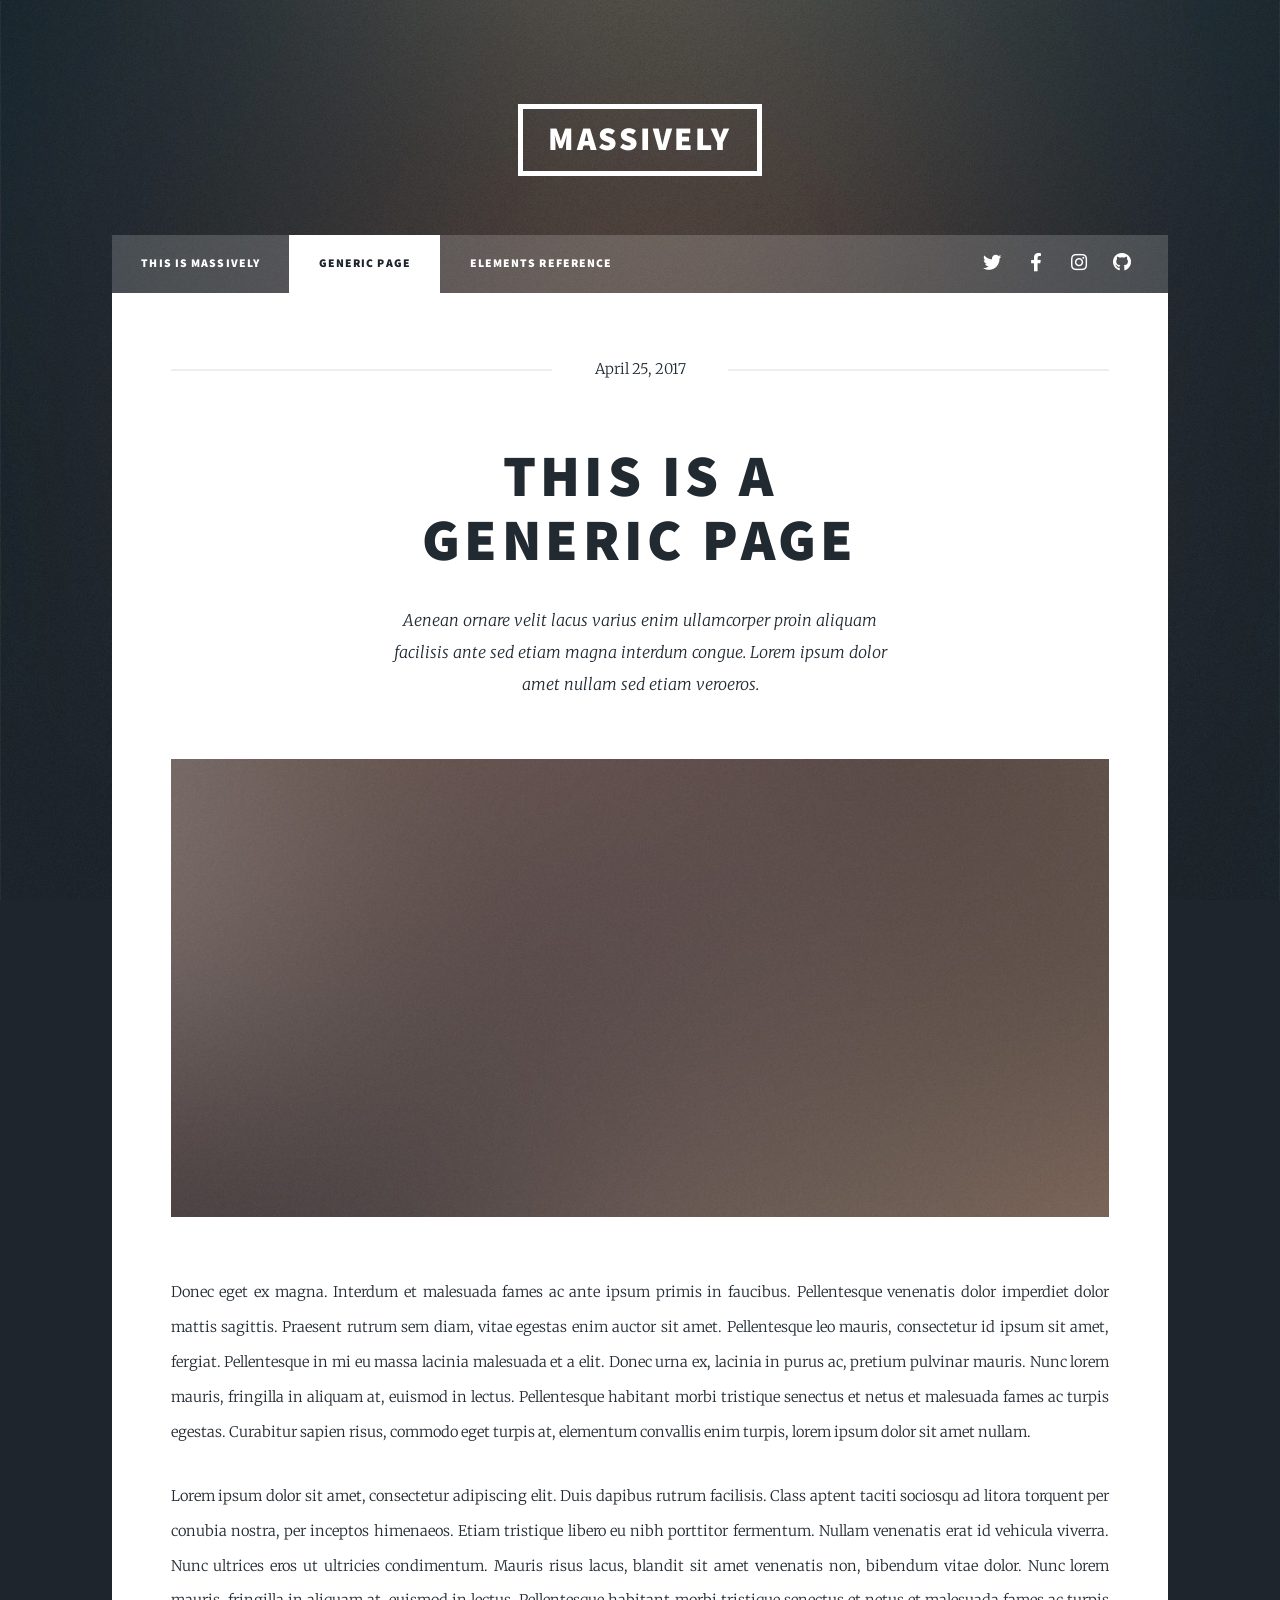
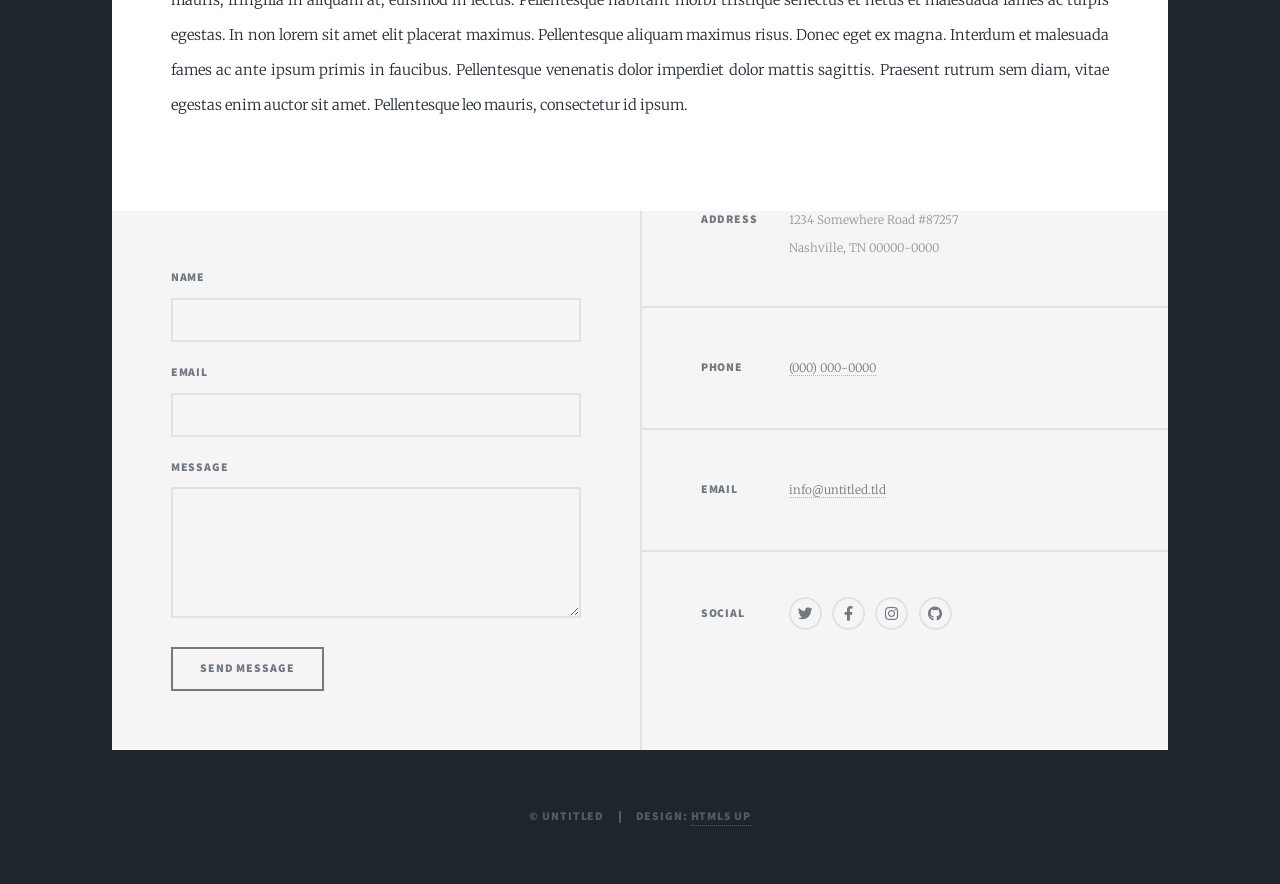
<file: generic.html>
<!DOCTYPE HTML>
<!--
	Massively by HTML5 UP
	html5up.net | @ajlkn
	Free for personal and commercial use under the CCA 3.0 license (html5up.net/license)
-->
<html>
	<head>
		<title>Generic Page - Massively by HTML5 UP</title>
		<meta charset="utf-8" />
		<meta name="viewport" content="width=device-width, initial-scale=1, user-scalable=no" />
		<link rel="stylesheet" href="assets/css/main.css" />
		<noscript><link rel="stylesheet" href="assets/css/noscript.css" /></noscript>
	</head>
	<body class="is-preload">

		<!-- Wrapper -->
			<div id="wrapper">

				<!-- Header -->
					<header id="header">
						<a href="index.html" class="logo">Massively</a>
					</header>

				<!-- Nav -->
					<nav id="nav">
						<ul class="links">
							<li><a href="index.html">This is Massively</a></li>
							<li class="active"><a href="generic.html">Generic Page</a></li>
							<li><a href="elements.html">Elements Reference</a></li>
						</ul>
						<ul class="icons">
							<li><a href="#" class="icon brands fa-twitter"><span class="label">Twitter</span></a></li>
							<li><a href="#" class="icon brands fa-facebook-f"><span class="label">Facebook</span></a></li>
							<li><a href="#" class="icon brands fa-instagram"><span class="label">Instagram</span></a></li>
							<li><a href="#" class="icon brands fa-github"><span class="label">GitHub</span></a></li>
						</ul>
					</nav>

				<!-- Main -->
					<div id="main">

						<!-- Post -->
							<section class="post">
								<header class="major">
									<span class="date">April 25, 2017</span>
									<h1>This is a<br />
									Generic Page</h1>
									<p>Aenean ornare velit lacus varius enim ullamcorper proin aliquam<br />
									facilisis ante sed etiam magna interdum congue. Lorem ipsum dolor<br />
									amet nullam sed etiam veroeros.</p>
								</header>
								<div class="image main"><img src="images/pic01.jpg" alt="" /></div>
								<p>Donec eget ex magna. Interdum et malesuada fames ac ante ipsum primis in faucibus. Pellentesque venenatis dolor imperdiet dolor mattis sagittis. Praesent rutrum sem diam, vitae egestas enim auctor sit amet. Pellentesque leo mauris, consectetur id ipsum sit amet, fergiat. Pellentesque in mi eu massa lacinia malesuada et a elit. Donec urna ex, lacinia in purus ac, pretium pulvinar mauris. Nunc lorem mauris, fringilla in aliquam at, euismod in lectus. Pellentesque habitant morbi tristique senectus et netus et malesuada fames ac turpis egestas. Curabitur sapien risus, commodo eget turpis at, elementum convallis enim turpis, lorem ipsum dolor sit amet nullam.</p>
								<p>Lorem ipsum dolor sit amet, consectetur adipiscing elit. Duis dapibus rutrum facilisis. Class aptent taciti sociosqu ad litora torquent per conubia nostra, per inceptos himenaeos. Etiam tristique libero eu nibh porttitor fermentum. Nullam venenatis erat id vehicula viverra. Nunc ultrices eros ut ultricies condimentum. Mauris risus lacus, blandit sit amet venenatis non, bibendum vitae dolor. Nunc lorem mauris, fringilla in aliquam at, euismod in lectus. Pellentesque habitant morbi tristique senectus et netus et malesuada fames ac turpis egestas. In non lorem sit amet elit placerat maximus. Pellentesque aliquam maximus risus. Donec eget ex magna. Interdum et malesuada fames ac ante ipsum primis in faucibus. Pellentesque venenatis dolor imperdiet dolor mattis sagittis. Praesent rutrum sem diam, vitae egestas enim auctor sit amet. Pellentesque leo mauris, consectetur id ipsum.</p>
							</section>

					</div>

				<!-- Footer -->
					<footer id="footer">
						<section>
							<form method="post" action="#">
								<div class="fields">
									<div class="field">
										<label for="name">Name</label>
										<input type="text" name="name" id="name" />
									</div>
									<div class="field">
										<label for="email">Email</label>
										<input type="text" name="email" id="email" />
									</div>
									<div class="field">
										<label for="message">Message</label>
										<textarea name="message" id="message" rows="3"></textarea>
									</div>
								</div>
								<ul class="actions">
									<li><input type="submit" value="Send Message" /></li>
								</ul>
							</form>
						</section>
						<section class="split contact">
							<section class="alt">
								<h3>Address</h3>
								<p>1234 Somewhere Road #87257<br />
								Nashville, TN 00000-0000</p>
							</section>
							<section>
								<h3>Phone</h3>
								<p><a href="#">(000) 000-0000</a></p>
							</section>
							<section>
								<h3>Email</h3>
								<p><a href="#">info@untitled.tld</a></p>
							</section>
							<section>
								<h3>Social</h3>
								<ul class="icons alt">
									<li><a href="#" class="icon brands alt fa-twitter"><span class="label">Twitter</span></a></li>
									<li><a href="#" class="icon brands alt fa-facebook-f"><span class="label">Facebook</span></a></li>
									<li><a href="#" class="icon brands alt fa-instagram"><span class="label">Instagram</span></a></li>
									<li><a href="#" class="icon brands alt fa-github"><span class="label">GitHub</span></a></li>
								</ul>
							</section>
						</section>
					</footer>

				<!-- Copyright -->
					<div id="copyright">
						<ul><li>&copy; Untitled</li><li>Design: <a href="https://html5up.net">HTML5 UP</a></li></ul>
					</div>

			</div>

		<!-- Scripts -->
			<script src="assets/js/jquery.min.js"></script>
			<script src="assets/js/jquery.scrollex.min.js"></script>
			<script src="assets/js/jquery.scrolly.min.js"></script>
			<script src="assets/js/browser.min.js"></script>
			<script src="assets/js/breakpoints.min.js"></script>
			<script src="assets/js/util.js"></script>
			<script src="assets/js/main.js"></script>

	</body>
</html>
</file>
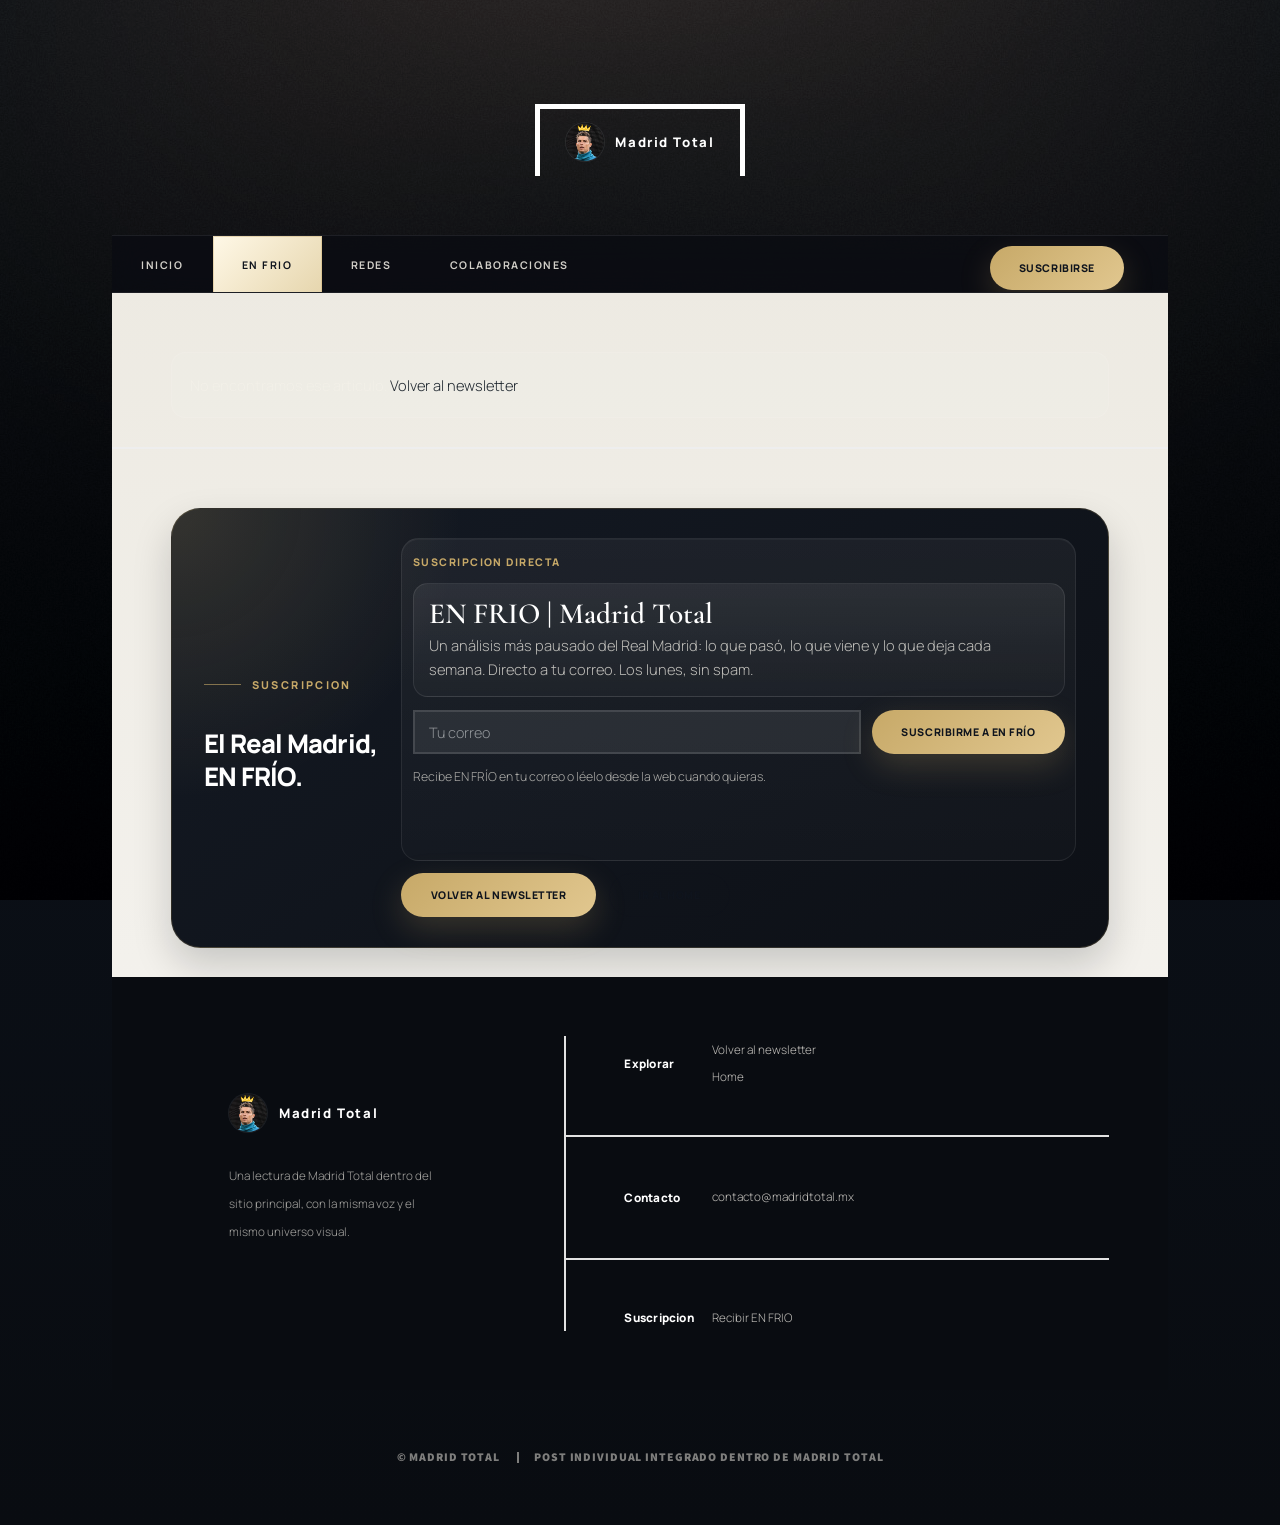
<file: newsletter-post.html>
<!DOCTYPE HTML>
<html lang="es">
<head>
	<title>Madrid Total | Articulo</title>
	<meta charset="utf-8" />
	<meta name="viewport" content="width=device-width, initial-scale=1, user-scalable=no" />
	<meta name="description" content="Lectura individual de EN FRIO dentro del sitio principal de Madrid Total, con una experiencia mas personal y mas alineada a su voz." />
	<link rel="icon" type="image/jpeg" href="images/madridtotal-logo.png.jpeg" />
	<link rel="stylesheet" href="assets/css/main.css" />
	<link rel="stylesheet" href="assets/css/custom.css" />
	<noscript>
		<link rel="stylesheet" href="assets/css/noscript.css" />
	</noscript>
</head>
<body class="is-preload newsletter-page">

	<div id="wrapper" class="fade-in">

		<header id="header">
			<a href="index.html" class="logo" aria-label="Madrid Total, ir al inicio">
				<span class="logo-mark logo-mark-image">
					<img src="images/madridtotal-logo.png.jpeg" alt="Logo de Madrid Total" />
				</span>
				<span class="logo-text">Madrid Total</span>
			</a>
		</header>

		<nav id="nav" aria-label="Navegacion principal">
			<ul class="links">
				<li><a href="index.html">Inicio</a></li>
				<li class="active"><a href="newsletter.html">EN FRIO</a></li>
				<li><a href="index.html#redes">Redes</a></li>
				<li><a href="index.html#partners">Colaboraciones</a></li>
			</ul>
			<ul class="icons nav-cta">
				<li><a href="#article-signup" class="button nav-button scrolly">Suscribirse</a></li>
			</ul>
		</nav>

		<main id="main">
			<section class="madrid-section article-shell">
				<div id="article-status" class="newsletter-status" aria-live="polite">Cargando articulo...</div>
				<article id="newsletter-article" hidden></article>
			</section>
			<section id="article-signup" class="madrid-section newsletter-signup-band" aria-labelledby="article-subscribe">
				<div class="newsletter-signup-shell">
					<div>
						<p class="eyebrow">Suscripcion</p>
						<h2 id="article-subscribe">El Real Madrid, EN FRÍO.</h2>
					</div>
					<div class="newsletter-signup-content">
						<div class="newsletter-embed-shell newsletter-embed-shell-light" aria-label="Suscripcion a EN FRIO">
							<p class="newsletter-embed-label">Suscripcion directa</p>
							<div class="subscribe-card-intro">
								<strong>EN FRIO | Madrid Total</strong>
								<span>Un análisis más pausado del Real Madrid: lo que pasó, lo que viene y lo que deja cada semana. Directo a tu correo. Los lunes, sin spam.</span>
							</div>
							<form class="newsletter-subscribe-form" data-subscribe-form data-source="article">
								<label class="sr-only" for="subscribe-email-article">Correo electronico</label>
								<div class="subscribe-field-row">
									<input id="subscribe-email-article" class="subscribe-input" type="email" name="email" placeholder="Tu correo" autocomplete="email" required />
									<button type="submit" class="button primary subscribe-submit">Suscribirme a EN FRÍO</button>
								</div>
								<p class="subscribe-privacy">Recibe EN FRÍO en tu correo o léelo desde la web cuando quieras.</p>
								<p class="subscribe-message" data-subscribe-message aria-live="polite"></p>
							</form>
						</div>
						<div class="newsletter-signup-actions">
							<a href="newsletter.html" class="button primary">Volver al newsletter</a>
							<a href="index.html" class="button ghost-light">Ir al home</a>
						</div>
					</div>
				</div>
			</section>
		</main>

		<footer id="footer">
			<section class="footer-brand">
				<a href="index.html" class="footer-logo">
					<span class="logo-mark logo-mark-image">
						<img src="images/madridtotal-logo.png.jpeg" alt="Logo de Madrid Total" />
					</span>
					<span class="logo-text">Madrid Total</span>
				</a>
				<p>Una lectura de Madrid Total dentro del sitio principal, con la misma voz y el mismo universo visual.</p>
			</section>
			<section class="split contact">
				<section>
					<h3>Explorar</h3>
					<p><a href="newsletter.html">Volver al newsletter</a><br /><a href="index.html">Home</a></p>
				</section>
				<section>
					<h3>Contacto</h3>
					<p><a href="mailto:contacto@madridtotal.mx">contacto@madridtotal.mx</a></p>
				</section>
				<section>
					<h3>Suscripcion</h3>
					<p><a href="#article-signup" class="scrolly">Recibir EN FRIO</a></p>
				</section>
			</section>
		</footer>

		<div id="copyright">
			<ul>
				<li>&copy; Madrid Total</li>
				<li>Post individual integrado dentro de Madrid Total</li>
			</ul>
		</div>

	</div>

	<script src="assets/js/jquery.min.js"></script>
	<script src="assets/js/jquery.scrollex.min.js"></script>
	<script src="assets/js/jquery.scrolly.min.js"></script>
	<script src="assets/js/browser.min.js"></script>
	<script src="assets/js/breakpoints.min.js"></script>
	<script src="assets/js/util.js"></script>
	<script src="assets/js/main.js"></script>
	<script src="assets/js/custom.js"></script>
	<script src="assets/js/newsletter.js"></script>
	<script src="assets/js/subscribe.js"></script>

</body>
</html>
</file>
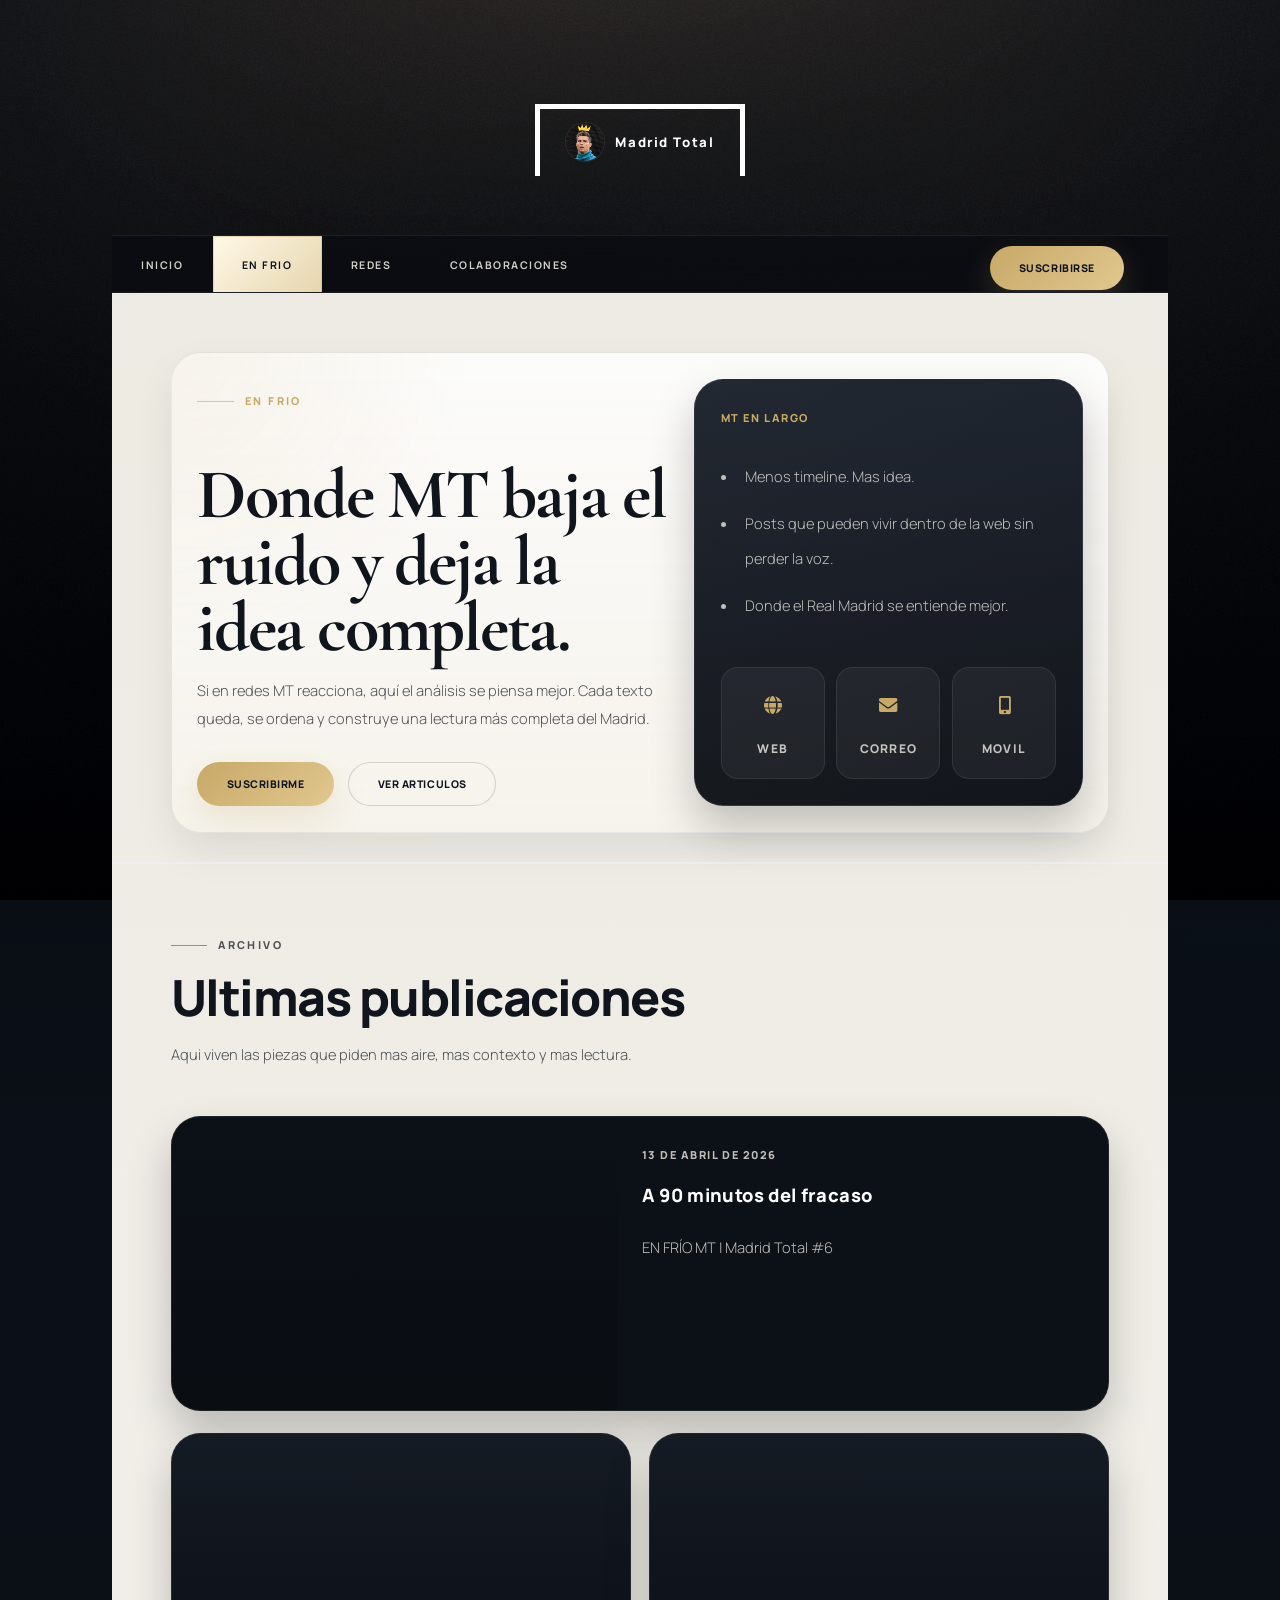
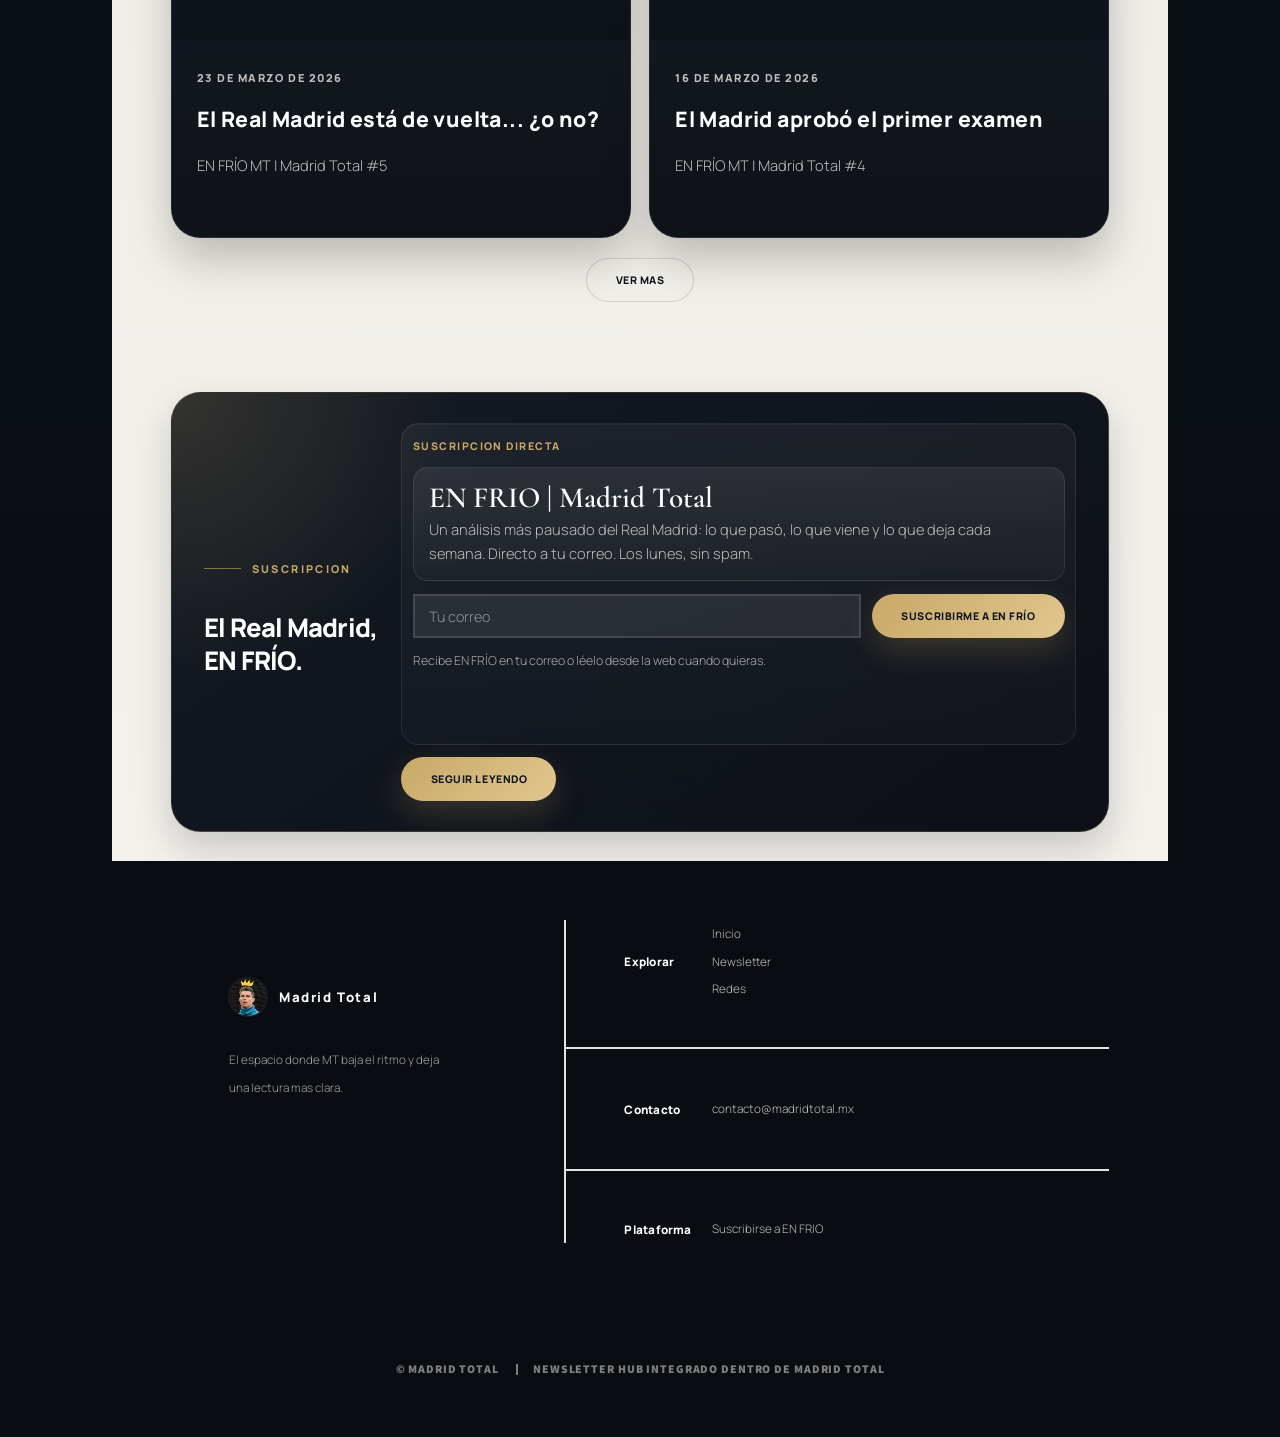
<file: newsletter.html>
<!DOCTYPE HTML>
<html lang="es">
<head>
	<title>Madrid Total | Newsletter</title>
	<meta charset="utf-8" />
	<meta name="viewport" content="width=device-width, initial-scale=1, user-scalable=no" />
	<meta name="description" content="Hub editorial de EN FRIO dentro de Madrid Total: el lugar donde MT baja el ruido, ordena la idea y deja lectura propia." />
	<link rel="icon" type="image/jpeg" href="images/madridtotal-logo.png.jpeg" />
	<link rel="stylesheet" href="assets/css/main.css" />
	<link rel="stylesheet" href="assets/css/custom.css" />
	<noscript>
		<link rel="stylesheet" href="assets/css/noscript.css" />
	</noscript>
</head>
<body class="is-preload newsletter-page">

	<div id="wrapper" class="fade-in">

		<header id="header">
			<a href="index.html" class="logo" aria-label="Madrid Total, ir al inicio">
				<span class="logo-mark logo-mark-image">
					<img src="images/madridtotal-logo.png.jpeg" alt="Logo de Madrid Total" />
				</span>
				<span class="logo-text">Madrid Total</span>
			</a>
		</header>

		<nav id="nav" aria-label="Navegacion principal">
			<ul class="links">
				<li><a href="index.html">Inicio</a></li>
				<li class="active"><a href="newsletter.html">EN FRIO</a></li>
				<li><a href="index.html#redes">Redes</a></li>
				<li><a href="index.html#partners">Colaboraciones</a></li>
			</ul>
			<ul class="icons nav-cta">
				<li><a href="#signup" class="button nav-button scrolly">Suscribirse</a></li>
			</ul>
		</nav>

		<main id="main">
			<section class="madrid-section newsletter-hero" aria-labelledby="newsletter-hero-title">
				<div class="newsletter-hero-shell">
					<div class="newsletter-hero-copy">
						<p class="eyebrow">EN FRIO</p>
						<h1 id="newsletter-hero-title">Donde MT baja el ruido y deja la idea completa.</h1>
						<p>
							Si en redes MT reacciona, aquí el análisis se piensa mejor.
							Cada texto queda, se ordena y construye una lectura más completa del Madrid.
						</p>
						<div class="hero-actions">
							<a href="#signup" class="button primary scrolly">Suscribirme</a>
							<a href="#latest-posts" class="button ghost scrolly">Ver articulos</a>
						</div>
					</div>
					<div class="newsletter-hero-panel">
						<p class="panel-kicker">MT en largo</p>
						<ul class="newsletter-hero-points">
							<li>Menos timeline. Mas idea.</li>
							<li>Posts que pueden vivir dentro de la web sin perder la voz.</li>
							<li>Donde el Real Madrid se entiende mejor.</li>
						</ul>
						<div class="newsletter-hero-icons" aria-label="Formatos de lectura de EN FRIO">
							<a href="#signup" class="newsletter-hero-icon-card scrolly" aria-label="Ir al formulario de suscripcion desde web">
								<i class="icon solid fa-globe" aria-hidden="true"></i>
								<span>Web</span>
							</a>
							<a href="#signup" class="newsletter-hero-icon-card scrolly" aria-label="Ir al formulario de suscripcion desde correo">
								<i class="icon solid fa-envelope" aria-hidden="true"></i>
								<span>Correo</span>
							</a>
							<a href="#signup" class="newsletter-hero-icon-card scrolly" aria-label="Ir al formulario de suscripcion desde movil">
								<i class="icon solid fa-mobile-alt" aria-hidden="true"></i>
								<span>Movil</span>
							</a>
						</div>
					</div>
				</div>
			</section>

			<section class="madrid-section newsletter-feed" aria-labelledby="latest-posts">
				<div class="section-heading left">
					<p class="eyebrow">Archivo</p>
					<h2 id="latest-posts">Ultimas publicaciones</h2>
					<p>
						Aqui viven las piezas que piden mas aire, mas contexto y mas lectura.
					</p>
				</div>

				<div id="newsletter-status" class="newsletter-status" aria-live="polite">Cargando publicaciones...</div>

				<section id="newsletter-featured" class="newsletter-featured-card" hidden></section>

				<section>
					<div id="newsletter-list" class="newsletter-post-grid" aria-live="polite"></div>
				</section>
				<div id="newsletter-load-more-wrap" class="newsletter-load-more-wrap" hidden>
					<button id="newsletter-load-more" class="button ghost-light" type="button">Ver mas</button>
				</div>
			</section>

			<section id="signup" class="madrid-section newsletter-signup-band" aria-labelledby="signup-title">
				<div class="newsletter-signup-shell">
					<div>
						<p class="eyebrow">Suscripcion</p>
						<h2 id="signup-title">El Real Madrid, EN FRÍO.</h2>
					</div>
					<div class="newsletter-signup-content">
						<div class="newsletter-embed-shell newsletter-embed-shell-light" aria-label="Suscripcion a EN FRIO">
							<p class="newsletter-embed-label">Suscripcion directa</p>
							<div class="subscribe-card-intro">
								<strong>EN FRIO | Madrid Total</strong>
								<span>Un análisis más pausado del Real Madrid: lo que pasó, lo que viene y lo que deja cada semana. Directo a tu correo. Los lunes, sin spam.</span>
							</div>
							<form class="newsletter-subscribe-form" data-subscribe-form data-source="newsletter-hub">
								<label class="sr-only" for="subscribe-email-hub">Correo electronico</label>
								<div class="subscribe-field-row">
									<input id="subscribe-email-hub" class="subscribe-input" type="email" name="email" placeholder="Tu correo" autocomplete="email" required />
									<button type="submit" class="button primary subscribe-submit">Suscribirme a EN FRÍO</button>
								</div>
								<p class="subscribe-privacy">Recibe EN FRÍO en tu correo o léelo desde la web cuando quieras.</p>
								<p class="subscribe-message" data-subscribe-message aria-live="polite"></p>
							</form>
						</div>
						<div class="newsletter-signup-actions">
							<a href="#latest-posts" class="button primary scrolly">Seguir leyendo</a>
							<a href="index.html" class="button ghost-light">Volver al home</a>
						</div>
					</div>
				</div>
			</section>
		</main>

		<footer id="footer">
			<section class="footer-brand">
				<a href="index.html" class="footer-logo">
					<span class="logo-mark logo-mark-image">
						<img src="images/madridtotal-logo.png.jpeg" alt="Logo de Madrid Total" />
					</span>
					<span class="logo-text">Madrid Total</span>
				</a>
				<p>El espacio donde MT baja el ritmo y deja una lectura mas clara.</p>
			</section>
			<section class="split contact">
				<section>
					<h3>Explorar</h3>
					<p><a href="index.html">Inicio</a><br /><a href="newsletter.html">Newsletter</a><br /><a href="index.html#redes">Redes</a></p>
				</section>
				<section>
					<h3>Contacto</h3>
					<p><a href="mailto:contacto@madridtotal.mx">contacto@madridtotal.mx</a></p>
				</section>
				<section>
					<h3>Plataforma</h3>
					<p><a href="#signup" class="scrolly">Suscribirse a EN FRIO</a></p>
				</section>
			</section>
		</footer>

		<div id="copyright">
			<ul>
				<li>&copy; Madrid Total</li>
				<li>Newsletter hub integrado dentro de Madrid Total</li>
			</ul>
		</div>

	</div>

	<script src="assets/js/jquery.min.js"></script>
	<script src="assets/js/jquery.scrollex.min.js"></script>
	<script src="assets/js/jquery.scrolly.min.js"></script>
	<script src="assets/js/browser.min.js"></script>
	<script src="assets/js/breakpoints.min.js"></script>
	<script src="assets/js/util.js"></script>
	<script src="assets/js/main.js"></script>
	<script src="assets/js/custom.js"></script>
	<script src="assets/js/newsletter.js"></script>
	<script src="assets/js/subscribe.js"></script>

</body>
</html>
</file>
<file: assets/css/custom.css>
@import url("https://fonts.googleapis.com/css2?family=Manrope:wght@400;500;600;700;800&family=Cormorant+Garamond:wght@500;600;700&display=swap");

:root {
	--bg: #090b0f;
	--bg-soft: #10141c;
	--panel: #11161e;
	--panel-2: #161c25;
	--paper: #f3f0e8;
	--paper-soft: #c7cbd4;
	--ink: #0f141d;
	--line: rgba(255, 255, 255, 0.1);
	--line-dark: rgba(15, 20, 29, 0.12);
	--gold: #c7a968;
	--gold-soft: rgba(199, 169, 104, 0.2);
	--navy: #16263f;
	--navy-soft: rgba(22, 38, 63, 0.22);
	--white: #ffffff;
	--shadow: 0 1.5rem 3rem rgba(0, 0, 0, 0.22);
	--radius-lg: 2rem;
	--radius-md: 1.25rem;
	--max: 82rem;
}

html {
	scroll-behavior: smooth;
}

body {
	background:
		radial-gradient(circle at 15% 20%, rgba(199, 169, 104, 0.16), transparent 22%),
		radial-gradient(circle at 85% 8%, rgba(22, 38, 63, 0.32), transparent 22%),
		linear-gradient(180deg, #06080c 0%, #0d1118 40%, #090b0f 100%);
	color: var(--paper-soft);
}

body,
input,
select,
textarea {
	font-family: "Manrope", sans-serif;
}

h1,
h2,
h3,
h4,
h5,
h6,
.button,
#nav ul.links,
#header .logo {
	font-family: "Manrope", sans-serif;
}

h1,
h2 {
	letter-spacing: -0.03em;
	text-transform: none;
}

h3,
h4,
h5,
h6 {
	letter-spacing: 0.02em;
	text-transform: none;
}

p {
	text-align: left;
}

a {
	border-bottom: 0;
}

#wrapper > .bg {
	background-image:
		linear-gradient(180deg, rgba(6, 8, 12, 0.35), rgba(6, 8, 12, 0.82)),
		url("../../images/bg.jpg");
	background-position: center;
	filter: grayscale(0.15) contrast(1.12) saturate(0.6);
}

.sr-only {
	position: absolute;
	width: 1px;
	height: 1px;
	padding: 0;
	margin: -1px;
	overflow: hidden;
	clip: rect(0, 0, 0, 0);
	white-space: nowrap;
	border: 0;
}

.eyebrow {
	display: inline-flex;
	align-items: center;
	gap: 0.75rem;
	font-size: 0.74rem;
	font-weight: 800;
	letter-spacing: 0.22em;
	text-transform: uppercase;
	color: var(--gold);
}

.eyebrow::before {
	content: "";
	width: 2.5rem;
	height: 1px;
	background: currentColor;
	opacity: 0.6;
}

#intro.madrid-intro {
	max-width: var(--max);
	margin: 0 auto;
	padding: 8.5rem 4rem 5.5rem 4rem;
}

.hero-shell {
	display: grid;
	grid-template-columns: minmax(0, 1.08fr) minmax(18rem, 0.92fr);
	gap: 2.5rem;
	align-items: end;
}

.hero-copy {
	max-width: 44rem;
}

#intro h1 {
	margin: 1.5rem 0;
	font-family: "Cormorant Garamond", serif;
	font-size: clamp(4rem, 9vw, 7rem);
	font-weight: 600;
	line-height: 0.9;
	color: var(--white);
}

.intro-copy {
	max-width: 36rem;
	margin-bottom: 2rem;
	font-size: 1.02rem;
	line-height: 1.9;
	color: rgba(243, 240, 232, 0.82);
}

.hero-actions {
	display: flex;
	flex-wrap: wrap;
	gap: 1rem;
}

.button {
	border-radius: 999px;
	letter-spacing: 0.05em;
	text-transform: uppercase;
	font-size: 0.72rem;
	font-weight: 800;
	padding: 0 2rem;
}

.button.primary,
.button.nav-button {
	background: linear-gradient(135deg, var(--gold), #e1c78f);
	color: var(--ink) !important;
	box-shadow: 0 0.8rem 2.2rem rgba(199, 169, 104, 0.22);
}

.button.primary:hover,
.button.nav-button:hover {
	transform: translateY(-1px);
}

.button.ghost,
.button.ghost-light {
	background: transparent;
	box-shadow: inset 0 0 0 1px rgba(255, 255, 255, 0.18);
	color: var(--white) !important;
}

.button.ghost-light {
	box-shadow: inset 0 0 0 1px rgba(15, 20, 29, 0.14);
	color: var(--ink) !important;
}

.hero-composition {
	position: relative;
	min-height: 28rem;
	border: 1px solid rgba(255, 255, 255, 0.1);
	border-radius: var(--radius-lg);
	background:
		linear-gradient(145deg, rgba(255, 255, 255, 0.06), rgba(255, 255, 255, 0.01)),
		linear-gradient(180deg, rgba(17, 22, 30, 0.96), rgba(8, 10, 15, 0.96));
	overflow: hidden;
	box-shadow: var(--shadow);
}

.hero-scorecard {
	position: absolute;
	left: 2rem;
	right: 2rem;
	bottom: 2rem;
	z-index: 2;
	padding: 1.4rem;
	border-radius: 1.35rem;
	background: rgba(255, 255, 255, 0.05);
	backdrop-filter: blur(12px);
	border: 1px solid rgba(255, 255, 255, 0.08);
}

.scorecard-label {
	margin: 0 0 0.8rem 0;
	font-size: 0.72rem;
	letter-spacing: 0.18em;
	text-transform: uppercase;
	color: var(--gold);
}

.scorecard-line {
	display: flex;
	justify-content: space-between;
	align-items: baseline;
	padding: 0.45rem 0;
	border-bottom: 1px solid rgba(255, 255, 255, 0.08);
	color: var(--white);
}

.scorecard-line span {
	flex: 0 0 42%;
}

.scorecard-line strong {
	flex: 0 0 54%;
	text-align: right;
	word-break: break-word;
}

.scorecard-line.muted strong,
.scorecard-line.muted span {
	color: rgba(243, 240, 232, 0.78);
}

.scorecard-line strong {
	font-size: 1.05rem;
	font-weight: 800;
}

.scorecard-foot {
	margin-top: 0.85rem;
	font-size: 0.92rem;
	color: rgba(243, 240, 232, 0.7);
}

.hero-orbit,
.hero-grid-lines {
	position: absolute;
	inset: auto;
}

.hero-orbit {
	border-radius: 50%;
	border: 1px solid rgba(199, 169, 104, 0.18);
	animation: orbitFloat 14s ease-in-out infinite;
}

.orbit-one {
	width: 26rem;
	height: 26rem;
	top: -6rem;
	right: -4rem;
}

.orbit-two {
	width: 16rem;
	height: 16rem;
	top: 4rem;
	right: 5rem;
	border-color: rgba(255, 255, 255, 0.12);
}

.hero-grid-lines {
	inset: 0;
	background-image:
		linear-gradient(rgba(255, 255, 255, 0.04) 1px, transparent 1px),
		linear-gradient(90deg, rgba(255, 255, 255, 0.04) 1px, transparent 1px);
	background-size: 3rem 3rem;
	mask-image: linear-gradient(180deg, rgba(0, 0, 0, 0.9), transparent 82%);
}

#header {
	padding-top: 0;
}

#header .logo,
.footer-logo {
	display: inline-flex;
	align-items: center;
	gap: 0.8rem;
	border-bottom: 0;
}

.logo-mark {
	display: inline-flex;
	align-items: center;
	justify-content: center;
	width: 2.6rem;
	height: 2.6rem;
	border-radius: 999px;
	background: linear-gradient(145deg, var(--gold), #e5cea0);
	color: var(--ink);
	font-size: 0.76rem;
	font-weight: 900;
	letter-spacing: 0.08em;
}

.logo-mark-image {
	overflow: hidden;
	padding: 0;
	background: #11161e;
	box-shadow: 0 0 0 1px rgba(255, 255, 255, 0.08);
}

.logo-mark-image img {
	display: block;
	width: 100%;
	height: 100%;
	object-fit: cover;
}

.logo-text {
	font-size: 0.9rem;
	font-weight: 800;
	letter-spacing: 0.12em;
	text-transform: none;
	color: var(--white);
}

#nav {
	border-top: 1px solid rgba(255, 255, 255, 0.08);
	border-bottom: 1px solid rgba(255, 255, 255, 0.08);
	background: rgba(10, 12, 18, 0.72);
	backdrop-filter: blur(18px);
}

#nav ul.links {
	flex-wrap: wrap;
}

#nav ul.links li a {
	color: rgba(243, 240, 232, 0.86);
	font-size: 0.72rem;
	font-weight: 700;
	letter-spacing: 0.14em;
	text-transform: uppercase;
}

#nav ul.links li.active a,
#nav ul.links li a:hover {
	background: rgba(255, 255, 255, 0.06);
	color: var(--white);
}

#nav ul.links li.active a {
	background: linear-gradient(135deg, rgba(255, 248, 230, 0.96), rgba(227, 209, 164, 0.9));
	color: var(--ink);
	box-shadow: inset 0 0 0 1px rgba(199, 169, 104, 0.4);
	text-shadow: none;
}

#nav ul.icons.nav-cta {
	margin-left: auto;
}

#nav ul.icons.nav-cta li {
	padding-right: 1rem;
}

#main {
	background:
		linear-gradient(180deg, rgba(242, 239, 231, 0.98), rgba(255, 255, 255, 0.98));
	color: var(--ink);
}

.madrid-section {
	padding: 5.5rem 4rem;
}

.section-heading {
	max-width: 40rem;
	margin: 0 auto 3rem auto;
	text-align: center;
}

.section-heading.left {
	margin-left: 0;
	text-align: left;
}

.section-heading h2 {
	margin-top: 1rem;
	margin-bottom: 1rem;
	font-size: clamp(2.2rem, 4vw, 3.4rem);
	line-height: 1;
	color: var(--ink);
}

.section-heading p {
	margin-bottom: 0;
	color: rgba(15, 20, 29, 0.72);
}

.hero-summary {
	padding-top: 4.5rem;
}

.hero-summary-grid {
	display: grid;
	grid-template-columns: minmax(0, 1.25fr) minmax(18rem, 0.9fr);
	gap: 1.5rem;
	align-items: start;
}

.summary-panel,
.summary-stats,
.pillar-card,
.social-panel,
.newsletter-shell,
.partner-block,
.fantasy-shell,
.partners-visual-card {
	border-radius: var(--radius-lg);
}

.summary-panel {
	padding: 1.75rem 1.9rem;
	background: linear-gradient(135deg, var(--panel), #1c2430);
	color: rgba(243, 240, 232, 0.86);
	box-shadow: var(--shadow);
}

.summary-stats {
	padding: 1rem 1.1rem;
	margin: 0;
	list-style: none;
	border: 1px solid var(--line-dark);
	background: rgba(255, 255, 255, 0.72);
}

.summary-stats li {
	padding: 0.9rem 0.4rem;
	border-bottom: 1px solid var(--line-dark);
}

.summary-stats li:last-child {
	border-bottom: 0;
}

.summary-stats strong,
.social-metric strong {
	display: block;
	margin-bottom: 0.3rem;
	font-size: 1rem;
	font-weight: 800;
	color: var(--ink);
}

.pillars-grid {
	display: grid;
	grid-template-columns: repeat(4, minmax(0, 1fr));
	gap: 1.15rem;
}

.pillar-card {
	position: relative;
	min-height: 20rem;
	padding: 1.6rem;
	background: linear-gradient(180deg, #ffffff, #f1eee7);
	border: 1px solid rgba(15, 20, 29, 0.08);
	overflow: hidden;
	transition: transform 0.28s ease, box-shadow 0.28s ease, border-color 0.28s ease;
}

.pillar-card::after {
	content: "";
	position: absolute;
	inset: auto -3rem -3rem auto;
	width: 10rem;
	height: 10rem;
	border-radius: 50%;
	background: radial-gradient(circle, var(--gold-soft), transparent 70%);
}

.pillar-card:hover {
	transform: translateY(-6px);
	box-shadow: 0 1.4rem 2.8rem rgba(9, 12, 17, 0.12);
	border-color: rgba(199, 169, 104, 0.25);
}

.pillar-featured {
	background: linear-gradient(155deg, var(--panel), #1b2430 85%);
	color: rgba(243, 240, 232, 0.84);
}

.pillar-featured h3,
.pillar-featured .pillar-index {
	color: var(--white);
}

.pillar-index {
	display: inline-block;
	margin-bottom: 1.4rem;
	font-size: 0.8rem;
	font-weight: 800;
	letter-spacing: 0.18em;
	color: rgba(15, 20, 29, 0.42);
}

.pillar-icon {
	position: absolute;
	top: 1.35rem;
	right: 1.35rem;
	display: inline-flex;
	align-items: center;
	justify-content: center;
	width: 3rem;
	height: 3rem;
	border-radius: 1rem;
	background: rgba(15, 20, 29, 0.05);
	color: var(--navy);
	font-size: 1rem;
	z-index: 1;
}

.pillar-featured .pillar-icon,
.pillar-coming .pillar-icon {
	background: rgba(255, 255, 255, 0.08);
	color: var(--gold);
}

.pillar-card h3 {
	margin-bottom: 0.9rem;
	font-size: 1.45rem;
	line-height: 1.08;
	color: var(--ink);
}

.pillar-link {
	position: relative;
	z-index: 1;
	display: inline-flex;
	align-items: center;
	margin-top: 1.2rem;
	font-size: 0.78rem;
	font-weight: 800;
	letter-spacing: 0.12em;
	text-transform: uppercase;
	color: var(--navy);
}

.pillar-featured .pillar-link {
	color: var(--gold);
}

.coming-badge {
	display: inline-flex;
	align-items: center;
	margin-top: 1rem;
	padding: 0.4rem 0.85rem;
	border-radius: 999px;
	background: rgba(22, 38, 63, 0.08);
	font-size: 0.72rem;
	font-weight: 800;
	letter-spacing: 0.1em;
	text-transform: uppercase;
	color: var(--navy);
}

.social-section {
	background: linear-gradient(180deg, rgba(244, 241, 234, 0.88), #f8f6f1);
}

.social-layout {
	display: grid;
	grid-template-columns: 1.15fr 0.85fr;
	gap: 1.25rem;
}

.social-panel {
	padding: 1.5rem;
}

.social-panel-dark {
	background: linear-gradient(145deg, #0e131b, #121a25);
	color: rgba(243, 240, 232, 0.82);
	box-shadow: var(--shadow);
}

.social-panel-light {
	background: rgba(255, 255, 255, 0.78);
	border: 1px solid var(--line-dark);
}

.platform-row {
	display: flex;
	justify-content: space-between;
	align-items: center;
	gap: 1rem;
	padding: 1.05rem 0;
	border-bottom: 1px solid rgba(255, 255, 255, 0.08);
	font-size: 0.96rem;
}

.platform-row:last-child {
	border-bottom: 0;
}

.platform-link {
	color: rgba(243, 240, 232, 0.82);
}

.platform-link:hover {
	color: var(--white);
	background: rgba(255, 255, 255, 0.03);
	padding-left: 0.35rem;
	padding-right: 0.35rem;
	border-radius: 0.75rem;
}

.platform-row > span:first-child,
.platform-link > span:first-child {
	font-weight: 800;
	color: var(--white);
}

.platform-label {
	display: inline-flex;
	align-items: center;
	gap: 0.75rem;
}

.platform-label .social-icon-mark,
.platform-link .social-icon-mark {
	color: var(--gold);
}

.social-icon-mark {
	display: inline-flex;
	align-items: center;
	justify-content: center;
	width: 2rem;
	height: 2rem;
	border-radius: 50%;
	background: rgba(255, 255, 255, 0.08);
	color: var(--gold);
	font-size: 1rem;
	flex-shrink: 0;
}

.social-icon-mark:before {
	margin: 0;
}

.social-icon-svg svg {
	width: 0.95rem;
	height: 0.95rem;
	fill: currentColor;
}

.social-metric {
	padding: 1rem 0;
	border-bottom: 1px solid var(--line-dark);
}

.social-metric:last-child {
	border-bottom: 0;
}

.social-proof-section {
	background: linear-gradient(180deg, rgba(248, 246, 241, 0.96), rgba(243, 240, 232, 0.9));
}

.social-proof-grid {
	display: grid;
	grid-template-columns: repeat(3, minmax(0, 1fr));
	gap: 1.25rem;
}

.social-proof-card {
	display: flex;
	padding: 0;
	border-radius: var(--radius-lg);
	box-shadow: var(--shadow);
	overflow: hidden;
}

.social-proof-embed-card {
	display: flex;
	flex-direction: column;
	gap: 0;
}

.social-proof-card-header {
	display: flex;
	flex-direction: column;
	gap: 0.35rem;
}

.social-proof-summary {
	display: flex;
	align-items: center;
	justify-content: space-between;
	gap: 1rem;
	padding: 1.25rem 1.4rem;
	cursor: pointer;
	list-style: none;
}

.social-proof-summary::-webkit-details-marker {
	display: none;
}

.social-proof-summary-icon {
	position: relative;
	flex: 0 0 1rem;
	width: 1rem;
	height: 1rem;
}

.social-proof-summary-icon::before,
.social-proof-summary-icon::after {
	content: "";
	position: absolute;
	top: 50%;
	left: 50%;
	width: 0.9rem;
	height: 2px;
	border-radius: 999px;
	background: currentColor;
	transform: translate(-50%, -50%);
	transition: transform 0.2s ease, opacity 0.2s ease;
}

.social-proof-summary-icon::after {
	transform: translate(-50%, -50%) rotate(90deg);
}

.social-proof-card[open] .social-proof-summary-icon::after {
	opacity: 0;
}

.social-proof-card-dark {
	background:
		radial-gradient(circle at top right, rgba(199, 169, 104, 0.14), transparent 30%),
		linear-gradient(145deg, #0e131b, #121a25);
	border: 1px solid rgba(255, 255, 255, 0.08);
}

.social-proof-card-light {
	background:
		radial-gradient(circle at top left, rgba(199, 169, 104, 0.12), transparent 28%),
		linear-gradient(180deg, rgba(255, 255, 255, 0.94), rgba(245, 241, 233, 0.94));
	border: 1px solid rgba(15, 20, 29, 0.08);
}

.social-proof-kicker {
	margin: 0;
	font-size: 0.72rem;
	font-weight: 800;
	letter-spacing: 0.16em;
	text-transform: uppercase;
	color: var(--gold);
}

.social-proof-card h3 {
	margin: 0;
	font-size: 1.2rem;
	line-height: 1.1;
}

.social-proof-card-dark h3 {
	color: var(--white);
}

.social-proof-card-light h3 {
	color: var(--ink);
}

.social-proof-card p:last-of-type {
	margin-bottom: 1.35rem;
}

.social-proof-card-header .social-proof-kicker {
	margin-bottom: 0;
}

.social-proof-card-dark p {
	color: rgba(243, 240, 232, 0.8);
}

.social-proof-card-light p {
	color: rgba(15, 20, 29, 0.7);
}

.social-proof-embed-shell {
	display: flex;
	align-items: flex-start;
	justify-content: center;
	min-height: 24rem;
	padding: 0 1rem 1rem;
	background: rgba(255, 255, 255, 0.04);
	overflow: hidden;
}

.social-proof-card-light .social-proof-embed-shell {
	background: rgba(15, 20, 29, 0.03);
}

.social-proof-embed-shell .social-proof-tweet,
.social-proof-embed-shell .instagram-media {
	width: 100% !important;
	max-width: 34rem !important;
	min-width: 0 !important;
	margin: 0 !important;
}

.social-proof-embed-shell iframe {
	max-width: 100% !important;
}

.social-proof-card:not([open]) .social-proof-embed-shell {
	display: none;
}

@media screen and (max-width: 1280px) {
	.social-proof-grid {
		grid-template-columns: repeat(2, minmax(0, 1fr));
	}
}

.newsletter-shell {
	display: grid;
	grid-template-columns: minmax(0, 0.82fr) minmax(26rem, 1.18fr);
	gap: 1rem;
	padding: 1.75rem;
	align-items: start;
	background:
		linear-gradient(135deg, rgba(17, 22, 30, 0.96), rgba(21, 29, 39, 0.94)),
		linear-gradient(135deg, rgba(199, 169, 104, 0.12), transparent);
	color: var(--white);
	box-shadow: var(--shadow);
}

.newsletter-shell h2,
.partners-section .section-heading h2,
.fantasy-copy h2 {
	color: var(--white);
}

.newsletter-copy p,
.fantasy-copy p {
	color: rgba(243, 240, 232, 0.8);
}

.newsletter-points {
	margin: 1.1rem 0 0 0;
	padding-left: 1.1rem;
}

.newsletter-points li {
	margin-bottom: 0.55rem;
}

.newsletter-links,
.fantasy-actions {
	display: flex;
	flex-wrap: wrap;
	gap: 0.9rem;
	margin-top: 1.2rem;
}

.newsletter-home-preview {
	display: grid;
	grid-template-columns: 1fr;
	gap: 1rem;
	align-content: start;
}

.newsletter-home-preview[hidden] {
	display: none !important;
}

.newsletter-home-card {
	border-radius: 1.35rem;
	overflow: hidden;
	background: linear-gradient(180deg, rgba(255, 255, 255, 0.05), rgba(255, 255, 255, 0.02));
	border: 1px solid rgba(255, 255, 255, 0.08);
}

.newsletter-home-card-image {
	display: block;
	min-height: 11rem;
	background-position: center;
	background-size: cover;
	background-repeat: no-repeat;
}

.newsletter-home-card-body {
	padding: 1.15rem 1.2rem 1.25rem;
}

.newsletter-home-card-body h3 {
	margin-bottom: 0.65rem;
	font-size: 1.25rem;
	color: var(--white);
}

.newsletter-home-card-body p {
	margin-bottom: 0;
	color: rgba(243, 240, 232, 0.76);
}

.newsletter-inline-link {
	display: inline-flex;
	align-items: center;
	font-size: 0.82rem;
	font-weight: 800;
	letter-spacing: 0.12em;
	text-transform: uppercase;
	color: var(--gold);
}

.newsletter-page {
	background:
		radial-gradient(circle at 10% 0%, rgba(199, 169, 104, 0.14), transparent 22%),
		radial-gradient(circle at 100% 10%, rgba(22, 38, 63, 0.28), transparent 25%),
		linear-gradient(180deg, #05070b 0%, #0b1018 40%, #090c11 100%);
}

.newsletter-page #main {
	background:
		linear-gradient(180deg, rgba(242, 239, 231, 0.98), rgba(248, 246, 241, 0.98));
}

.newsletter-hero {
	padding-top: 3.5rem;
}

.newsletter-hero-shell {
	display: grid;
	grid-template-columns: minmax(0, 1.1fr) minmax(18rem, 0.9fr);
	gap: 1.5rem;
	align-items: stretch;
	padding: 1.75rem;
	border-radius: var(--radius-lg);
	background:
		radial-gradient(circle at top left, rgba(199, 169, 104, 0.1), transparent 28%),
		linear-gradient(180deg, rgba(255, 255, 255, 0.82), rgba(246, 243, 236, 0.92));
	border: 1px solid rgba(15, 20, 29, 0.08);
	box-shadow: 0 1.25rem 2.6rem rgba(15, 20, 29, 0.08);
}

.newsletter-hero-copy h1 {
	margin-top: 1.25rem;
	margin-bottom: 1rem;
	font-family: "Cormorant Garamond", serif;
	font-size: clamp(2.9rem, 6vw, 4.8rem);
	line-height: 0.95;
	color: var(--ink);
}

.newsletter-hero-copy p:last-of-type {
	max-width: 40rem;
	font-size: 1rem;
	line-height: 1.9;
	color: rgba(15, 20, 29, 0.72);
}

.newsletter-hero-panel,
.newsletter-featured-card,
.newsletter-card,
.newsletter-article {
	border-radius: var(--radius-lg);
	box-shadow: var(--shadow);
}

.newsletter-hero-panel {
	display: flex;
	flex-direction: column;
	height: 100%;
	padding: 1.75rem;
	background:
		linear-gradient(145deg, rgba(255, 255, 255, 0.06), rgba(255, 255, 255, 0.02)),
		linear-gradient(180deg, rgba(16, 22, 33, 0.98), rgba(8, 11, 17, 0.98));
	border: 1px solid rgba(255, 255, 255, 0.08);
}

.panel-kicker,
.featured-meta,
.article-meta {
	margin: 0 0 0.85rem 0;
	font-size: 0.75rem;
	font-weight: 800;
	letter-spacing: 0.14em;
	text-transform: uppercase;
	color: var(--gold);
}

.newsletter-hero-points {
	margin: 1rem 0 0 0;
	padding-left: 1.15rem;
}

.newsletter-hero-points li {
	margin-bottom: 0.85rem;
	color: rgba(243, 240, 232, 0.76);
}

.newsletter-hero-icons {
	display: grid;
	grid-template-columns: repeat(3, minmax(0, 1fr));
	gap: 0.8rem;
	margin-top: auto;
	padding-top: 1.35rem;
}

.newsletter-hero-icon-card {
	display: flex;
	flex-direction: column;
	align-items: center;
	justify-content: center;
	gap: 0.55rem;
	min-height: 6.5rem;
	padding: 1rem 0.85rem;
	border-radius: 1.15rem;
	background: rgba(255, 255, 255, 0.05);
	border: 1px solid rgba(255, 255, 255, 0.08);
	text-align: center;
	color: inherit;
	text-decoration: none;
	transition: transform 0.2s ease, border-color 0.2s ease, background-color 0.2s ease, box-shadow 0.2s ease;
}

.newsletter-hero-icon-card:hover,
.newsletter-hero-icon-card:focus-visible {
	transform: translateY(-2px);
	background: rgba(255, 255, 255, 0.08);
	border-color: rgba(199, 169, 104, 0.35);
	box-shadow: 0 0.85rem 1.8rem rgba(0, 0, 0, 0.18);
	outline: none;
}

.newsletter-hero-icon-card .icon {
	font-size: 1.25rem;
	color: var(--gold);
}

.newsletter-hero-icon-card span {
	font-size: 0.82rem;
	font-weight: 800;
	letter-spacing: 0.1em;
	text-transform: uppercase;
	color: rgba(243, 240, 232, 0.78);
}

.newsletter-feed {
	padding-top: 1rem;
}

.newsletter-status {
	padding: 1rem 1.25rem;
	border-radius: 1rem;
	background: rgba(255, 255, 255, 0.05);
	border: 1px solid rgba(255, 255, 255, 0.08);
	color: rgba(243, 240, 232, 0.76);
}

.newsletter-featured-card {
	display: block;
	margin-top: 1.5rem;
	margin-bottom: 1.5rem;
	overflow: hidden;
	background: #0c1118;
	border: 1px solid rgba(255, 255, 255, 0.08);
}

.newsletter-card-link {
	display: block;
	height: 100%;
	color: inherit;
	text-decoration: none;
}

.newsletter-card-link:hover .featured-copy h3,
.newsletter-card-link:hover .newsletter-card-body h3 {
	color: var(--gold);
}

.newsletter-card-link-featured {
	display: grid;
	grid-template-columns: minmax(0, 0.95fr) minmax(0, 1.05fr);
	height: 100%;
}

.featured-media,
.newsletter-card-image {
	background-position: center;
	background-size: cover;
	background-repeat: no-repeat;
}

.featured-media {
	min-height: 20rem;
}

.featured-copy,
.newsletter-card-body {
	padding: 1.7rem;
}

.featured-copy h3,
.newsletter-card h3,
.newsletter-article h1 {
	color: var(--white);
}

.featured-copy p,
.newsletter-card p,
.article-excerpt,
.article-body p,
.article-body li {
	color: rgba(243, 240, 232, 0.78);
}

.newsletter-card-actions {
	display: flex;
	flex-wrap: wrap;
	gap: 0.9rem;
	margin-top: 1.5rem;
}

.newsletter-post-grid {
	display: grid;
	grid-template-columns: repeat(2, minmax(0, 1fr));
	gap: 1.25rem;
}

.newsletter-load-more-wrap {
	display: flex;
	justify-content: center;
	margin-top: 1.35rem;
}

.newsletter-card {
	background: linear-gradient(180deg, rgba(17, 23, 33, 0.98), rgba(10, 13, 19, 0.98));
	border: 1px solid rgba(255, 255, 255, 0.08);
	overflow: hidden;
}

.newsletter-card-image {
	display: block;
	min-height: 14rem;
}

.newsletter-card h3 {
	margin-bottom: 0.9rem;
	font-size: 1.45rem;
}

.card-tags {
	display: flex;
	flex-wrap: wrap;
	gap: 0.55rem;
	margin-top: 1rem;
}

.card-tags span {
	display: inline-flex;
	padding: 0.45rem 0.75rem;
	border-radius: 999px;
	background: rgba(199, 169, 104, 0.12);
	font-size: 0.72rem;
	font-weight: 800;
	letter-spacing: 0.08em;
	text-transform: uppercase;
	color: var(--gold);
}

.newsletter-signup-band {
	padding-top: 0;
}

.newsletter-signup-shell {
	display: flex;
	justify-content: space-between;
	align-items: center;
	gap: 1.5rem;
	padding: 2rem 2.2rem;
	border-radius: var(--radius-lg);
	background: linear-gradient(135deg, rgba(199, 169, 104, 0.12), rgba(255, 255, 255, 0.04));
	border: 1px solid rgba(199, 169, 104, 0.2);
}

.newsletter-signup-shell h2 {
	margin-bottom: 0;
	color: var(--white);
}

.newsletter-signup-band .newsletter-signup-shell {
	background:
		radial-gradient(circle at top left, rgba(199, 169, 104, 0.18), transparent 28%),
		linear-gradient(145deg, rgba(15, 21, 31, 0.98), rgba(8, 11, 17, 0.98));
	border: 1px solid rgba(199, 169, 104, 0.18);
	box-shadow: 0 1.2rem 2.6rem rgba(8, 11, 17, 0.18);
}

.newsletter-signup-actions {
	display: flex;
	flex-wrap: wrap;
	gap: 0.9rem;
}

.newsletter-signup-content {
	display: flex;
	flex-direction: column;
	gap: 0.85rem;
	min-width: min(100%, 46rem);
	width: 100%;
}

.newsletter-embed-shell {
	width: 100%;
	padding: 0.7rem;
	border-radius: 1.2rem;
	background:
		linear-gradient(180deg, rgba(255, 255, 255, 0.06), rgba(255, 255, 255, 0.025));
	border: 1px solid rgba(255, 255, 255, 0.08);
	box-shadow: inset 0 1px 0 rgba(255, 255, 255, 0.04);
	overflow: hidden;
}

.newsletter-embed-shell-light {
	background:
		linear-gradient(180deg, rgba(255, 255, 255, 0.05), rgba(255, 255, 255, 0.02));
	border-color: rgba(255, 255, 255, 0.08);
}

.newsletter-embed-label {
	margin: 0 0 0.55rem 0;
	font-size: 0.72rem;
	font-weight: 800;
	letter-spacing: 0.14em;
	text-transform: uppercase;
	color: var(--gold);
}

.subscribe-card-intro {
	display: flex;
	flex-direction: column;
	gap: 0.35rem;
	margin-bottom: 0.9rem;
	padding: 1rem 1.05rem;
	border-radius: 1rem;
	background: linear-gradient(180deg, rgba(255, 255, 255, 0.07), rgba(255, 255, 255, 0.025));
	border: 1px solid rgba(255, 255, 255, 0.09);
}

.subscribe-card-intro strong {
	font-family: "Cormorant Garamond", serif;
	font-size: clamp(1.55rem, 3vw, 2rem);
	line-height: 1;
	color: var(--white);
}

.subscribe-card-intro span {
	color: rgba(243, 240, 232, 0.74);
	line-height: 1.65;
}

.newsletter-subscribe-form {
	display: flex;
	flex-direction: column;
	gap: 0.85rem;
}

.subscribe-field-row {
	display: grid;
	grid-template-columns: minmax(0, 1fr) auto;
	gap: 0.75rem;
	align-items: center;
}

.subscribe-input {
	height: 3.5rem;
	padding: 0 1.1rem;
	border-radius: 999px;
	border: 1px solid rgba(255, 255, 255, 0.12);
	background: rgba(255, 255, 255, 0.06);
	color: var(--white);
	font-size: 0.98rem;
}

.newsletter-embed-shell-light .subscribe-input {
	border-color: rgba(255, 255, 255, 0.12);
	background: rgba(255, 255, 255, 0.08);
	color: var(--white);
}

.subscribe-input::placeholder {
	color: rgba(243, 240, 232, 0.48);
}

.newsletter-embed-shell-light .subscribe-input::placeholder {
	color: rgba(243, 240, 232, 0.48);
}

.subscribe-input:focus {
	outline: none;
	border-color: rgba(199, 169, 104, 0.7);
	box-shadow: 0 0 0 3px rgba(199, 169, 104, 0.14);
}

.subscribe-submit {
	min-width: 10.75rem;
}

.subscribe-submit[disabled] {
	opacity: 0.72;
	cursor: wait;
}

.subscribe-privacy {
	margin: 0;
	font-size: 0.84rem;
	line-height: 1.55;
	color: rgba(243, 240, 232, 0.62);
}

.newsletter-embed-shell-light .subscribe-privacy {
	color: rgba(243, 240, 232, 0.68);
}

.subscribe-message {
	min-height: 1.5rem;
	margin: 0;
	font-size: 0.88rem;
	line-height: 1.45;
}

.subscribe-message.is-pending {
	color: rgba(243, 240, 232, 0.72);
}

.subscribe-message.is-success {
	color: #9fe3b1;
}

.subscribe-message.is-error {
	color: #ffb1b1;
}

.newsletter-embed-shell-light .subscribe-message.is-pending {
	color: rgba(243, 240, 232, 0.72);
}

.newsletter-embed-shell-light .subscribe-message.is-success {
	color: #9fe3b1;
}

.newsletter-embed-shell-light .subscribe-message.is-error {
	color: #ffb1b1;
}

.newsletter-page .button.ghost {
	box-shadow: inset 0 0 0 1px rgba(15, 20, 29, 0.16);
	color: var(--ink) !important;
}

.newsletter-page .button.ghost:hover {
	background: rgba(15, 20, 29, 0.04);
}

.article-shell {
	padding-top: 4rem;
}

.newsletter-article {
	max-width: 52rem;
	margin: 0 auto;
	padding: 2.25rem;
	background: linear-gradient(180deg, rgba(18, 25, 36, 0.99), rgba(9, 13, 19, 0.99));
	border: 1px solid rgba(255, 255, 255, 0.08);
}

.article-header h1 {
	margin-top: 1rem;
	font-family: "Cormorant Garamond", serif;
	font-size: clamp(2.8rem, 7vw, 4.8rem);
	line-height: 0.98;
}

.article-excerpt {
	font-size: 1.05rem;
	line-height: 1.9;
}

.article-cover {
	margin-top: 1.5rem;
	margin-bottom: 1.5rem;
	overflow: hidden;
	border-radius: 1.5rem;
}

.article-cover img {
	display: block;
	width: 100%;
	height: auto;
}

.article-body {
	font-size: 1rem;
	line-height: 1.9;
}

.article-body > *:first-child {
	margin-top: 0;
}

.article-body > *:last-child {
	margin-bottom: 0;
}

.article-body p,
.article-body ul,
.article-body ol,
.article-body picture,
.article-body img,
.article-body iframe {
	margin-top: 1.2rem;
	margin-bottom: 1.2rem;
}

.article-body h2,
.article-body h3,
.article-body h4,
.article-body strong,
.article-body b,
.article-body a {
	color: var(--white);
}

.article-body h2,
.article-body h3,
.article-body h4 {
	margin-top: 2.25rem;
	margin-bottom: 0.85rem;
	line-height: 1.15;
}

.article-body h2 {
	font-size: 2rem;
}

.article-body h3 {
	font-size: 1.5rem;
}

.article-body ul,
.article-body ol {
	padding-left: 1.2rem;
	color: rgba(243, 240, 232, 0.78);
}

.article-body li + li {
	margin-top: 0.55rem;
}

.article-body a {
	text-decoration: underline;
	text-decoration-color: rgba(199, 169, 104, 0.45);
}

.article-body .article-subscribe-link {
	display: inline-flex;
	align-items: center;
	justify-content: center;
	padding: 0.85rem 1.2rem;
	border-radius: 999px;
	background: linear-gradient(135deg, var(--gold), #e1c78f);
	color: var(--ink);
	font-weight: 800;
	letter-spacing: 0.04em;
	text-decoration: none;
}

.article-body picture {
	display: block;
	overflow: hidden;
	border-radius: 1.25rem;
}

.article-body img {
	display: block;
	width: 100%;
	height: auto;
	border-radius: 1.25rem;
}

.article-body iframe {
	display: block;
	width: 100%;
	min-height: 24rem;
	border: 0;
	border-radius: 1.25rem;
}

.article-body .twitter-tweet {
	margin: 1.5rem auto !important;
	padding: 1rem 1rem 0.35rem;
	border-radius: 1.25rem;
	background: rgba(255, 255, 255, 0.04);
	border: 1px solid rgba(255, 255, 255, 0.08);
}

.article-body blockquote {
	margin: 1.5rem 0;
	padding-left: 1.2rem;
	border-left: 2px solid rgba(199, 169, 104, 0.4);
	color: rgba(243, 240, 232, 0.72);
}

.cta-form {
	display: flex;
	flex-direction: column;
	justify-content: center;
	gap: 1rem;
}

.cta-form input[type="email"] {
	background: rgba(255, 255, 255, 0.08);
	border: 1px solid rgba(255, 255, 255, 0.14);
	color: var(--white);
}

.cta-form input[type="email"]::placeholder {
	color: rgba(243, 240, 232, 0.55);
}

.form-note {
	margin: 0;
	font-size: 0.9rem;
	line-height: 1.55;
	color: rgba(243, 240, 232, 0.76);
}

.partners-section {
	background: linear-gradient(180deg, #0d1118, #121720);
	color: rgba(243, 240, 232, 0.82);
}

.partners-section .section-heading p {
	color: rgba(243, 240, 232, 0.7);
}

.partners-section .section-heading h2 {
	font-size: clamp(1.95rem, 3.4vw, 2.9rem);
	margin-top: 0.75rem;
	margin-bottom: 0.85rem;
	max-width: 30rem;
}

.partners-section .section-heading p {
	font-size: 0.98rem;
	line-height: 1.7;
	max-width: 34rem;
}

.partners-layout {
	display: grid;
	grid-template-columns: minmax(0, 1.12fr) minmax(20rem, 0.88fr);
	gap: 1.5rem;
	align-items: start;
}

.partners-layout .section-heading {
	margin: 0;
	max-width: none;
}

.partners-copy-column {
	display: flex;
	flex-direction: column;
	grid-column: 1;
	min-width: 0;
	gap: 0.35rem;
}

.partners-copy-panel {
	margin-top: 0.9rem;
	padding: 1.2rem 1.3rem;
	border: 1px solid rgba(255, 255, 255, 0.08);
	border-radius: 1.9rem;
	background:
		radial-gradient(circle at top right, rgba(199, 169, 104, 0.12), transparent 34%),
		linear-gradient(180deg, rgba(18, 24, 34, 0.92), rgba(10, 14, 20, 0.94));
	box-shadow: 0 1.2rem 2.6rem rgba(0, 0, 0, 0.18);
	max-width: 36rem;
}

.partners-grid {
	display: grid;
	grid-template-columns: repeat(3, minmax(0, 1fr));
	gap: 1rem;
}

.partner-block {
	padding: 1.6rem;
	background: rgba(255, 255, 255, 0.04);
	border: 1px solid rgba(255, 255, 255, 0.08);
	transition: transform 0.28s ease, border-color 0.28s ease, background 0.28s ease;
}

.partner-block h3 {
	color: var(--white);
}

.partner-block p {
	margin-bottom: 0;
	color: rgba(243, 240, 232, 0.72);
}

.partner-block:hover {
	transform: translateY(-5px);
	border-color: rgba(199, 169, 104, 0.24);
	background: rgba(255, 255, 255, 0.06);
}

.partners-showcase {
	display: contents;
}

.partners-visual-card {
	position: relative;
	overflow: hidden;
	border: 1px solid rgba(255, 255, 255, 0.08);
	background: rgba(255, 255, 255, 0.04);
}

.partners-visual-image {
	grid-column: 2;
	align-self: start;
	min-width: 0;
}

.partners-visual-image img {
	display: block;
	width: 100%;
	height: auto;
	min-height: 23rem;
	object-fit: cover;
	opacity: 0.86;
}

.partners-visual-copy {
	display: flex;
	flex-direction: column;
	justify-content: flex-end;
	padding: 1.6rem;
	background:
		radial-gradient(circle at top right, rgba(199, 169, 104, 0.18), transparent 38%),
		linear-gradient(180deg, rgba(18, 24, 34, 0.98), rgba(10, 14, 20, 0.98));
}

.partners-visual-kicker {
	margin: 0.85rem 0 0.8rem 0;
	font-size: 0.68rem;
	font-weight: 800;
	letter-spacing: 0.14em;
	text-transform: uppercase;
	color: var(--gold);
}

.partners-visual-copy strong {
	font-size: 1.45rem;
	line-height: 1.2;
	color: var(--white);
}

.partners-copy-panel strong {
	display: block;
	max-width: 28rem;
	font-size: clamp(1.28rem, 2.55vw, 1.95rem);
	line-height: 1.16;
	color: var(--white);
}

.partners-cta {
	display: flex;
	justify-content: space-between;
	align-items: center;
	gap: 1rem;
	margin-top: 1.5rem;
	padding-top: 1.5rem;
	border-top: 1px solid rgba(255, 255, 255, 0.08);
}

.partners-cta p {
	margin: 0;
	color: rgba(243, 240, 232, 0.68);
}

.partners-actions {
	display: flex;
	flex-wrap: wrap;
	justify-content: flex-end;
	gap: 0.9rem;
}

.partners-visual-copy .partners-actions {
	margin-top: 1.25rem;
	justify-content: flex-start;
}

.partners-copy-panel .partners-actions {
	margin-top: 1rem;
	justify-content: flex-start;
}

.partners-actions .partner-mail-button {
	background: rgba(255, 255, 255, 0.08);
	box-shadow: inset 0 0 0 1px rgba(255, 255, 255, 0.22);
	color: var(--white) !important;
}

.partners-copy-panel .button.ghost-light {
	background: rgba(255, 255, 255, 0.05);
	box-shadow: inset 0 0 0 1px rgba(255, 255, 255, 0.16);
	color: rgba(243, 240, 232, 0.92) !important;
}

.partners-contact-list {
	margin: 0;
	padding: 0;
	list-style: none;
}

.partners-contact-list li {
	display: flex;
	align-items: center;
	gap: 0.65rem;
	margin-bottom: 0.55rem;
	color: rgba(243, 240, 232, 0.82);
}

.partners-contact-list li:last-child {
	margin-bottom: 0;
}

.partners-contact-list a {
	color: inherit;
}

.fantasy-status-pill {
	pointer-events: none;
	opacity: 1;
	border-color: rgba(255, 255, 255, 0.18);
	background: rgba(255, 255, 255, 0.04);
}

.fantasy-section {
	background: linear-gradient(180deg, #101722, #0d131d);
}

.fantasy-shell {
	display: grid;
	grid-template-columns: 1.05fr 0.95fr;
	gap: 2rem;
	padding: 2.25rem;
	border: 1px solid rgba(255, 255, 255, 0.08);
	background:
		linear-gradient(135deg, rgba(255, 255, 255, 0.04), rgba(255, 255, 255, 0.01)),
		linear-gradient(145deg, #121926, #0b1018);
	color: var(--white);
}

.fantasy-teaser {
	position: relative;
	min-height: 18rem;
	border-radius: var(--radius-lg);
	background:
		radial-gradient(circle at center, rgba(199, 169, 104, 0.3), transparent 28%),
		radial-gradient(circle at center, rgba(22, 38, 63, 0.55), transparent 60%),
		linear-gradient(180deg, #101622, #0a0f16);
	overflow: hidden;
}

.teaser-chip {
	position: absolute;
	top: 1.25rem;
	left: 1.25rem;
	padding: 0.45rem 0.9rem;
	border-radius: 999px;
	background: rgba(255, 255, 255, 0.08);
	font-size: 0.72rem;
	font-weight: 800;
	letter-spacing: 0.12em;
	text-transform: uppercase;
	color: var(--gold);
}

.teaser-scoreboard {
	position: absolute;
	top: 1.35rem;
	right: 1.35rem;
	z-index: 2;
	width: 10rem;
	padding: 1rem;
	border-radius: 1.15rem;
	background: rgba(255, 255, 255, 0.08);
	backdrop-filter: blur(14px);
	border: 1px solid rgba(255, 255, 255, 0.1);
}

.teaser-scoreboard-label {
	display: block;
	margin-bottom: 0.65rem;
	font-size: 0.68rem;
	font-weight: 800;
	letter-spacing: 0.16em;
	text-transform: uppercase;
	color: var(--gold);
}

.teaser-score-line {
	display: flex;
	justify-content: space-between;
	align-items: center;
	padding: 0.35rem 0;
	color: rgba(243, 240, 232, 0.78);
}

.teaser-score-line strong {
	color: var(--white);
}

.teaser-player-card {
	position: absolute;
	left: 2rem;
	bottom: 1.5rem;
	z-index: 2;
	width: min(44%, 15rem);
	padding: 0.85rem;
	border-radius: 1.4rem;
	background: rgba(255, 255, 255, 0.07);
	backdrop-filter: blur(10px);
	border: 1px solid rgba(255, 255, 255, 0.1);
	box-shadow: 0 1rem 2.4rem rgba(0, 0, 0, 0.24);
	animation: floatCard 5.8s ease-in-out infinite;
}

.teaser-player-card img {
	display: block;
	width: 100%;
	height: auto;
	border-radius: 1rem;
}

.teaser-rings,
.teaser-rings::before,
.teaser-rings::after {
	position: absolute;
	inset: 50% auto auto 50%;
	border-radius: 50%;
	transform: translate(-50%, -50%);
	content: "";
}

.teaser-rings {
	width: 8rem;
	height: 8rem;
	border: 1px solid rgba(255, 255, 255, 0.18);
}

.teaser-rings::before {
	width: 13rem;
	height: 13rem;
	border: 1px solid rgba(199, 169, 104, 0.22);
}

.teaser-rings::after {
	width: 18rem;
	height: 18rem;
	border: 1px solid rgba(255, 255, 255, 0.08);
}

#footer {
	display: grid;
	grid-template-columns: minmax(0, 0.8fr) minmax(0, 1.2fr);
	gap: 2rem;
	padding: 4rem;
	background: #090c11;
	color: rgba(243, 240, 232, 0.78);
}

.footer-brand {
	max-width: 23rem;
}

.footer-brand p {
	margin-top: 1.2rem;
	margin-bottom: 0;
	color: rgba(243, 240, 232, 0.66);
}

#footer h3 {
	color: var(--white);
}

#footer a {
	color: rgba(243, 240, 232, 0.78);
}

.footer-social-list {
	display: flex;
	flex-wrap: wrap;
	gap: 0.75rem;
	margin: 0;
	padding: 0;
	list-style: none;
}

.footer-social-link {
	display: inline-flex;
	align-items: center;
	justify-content: center;
	width: 2.75rem;
	height: 2.75rem;
	border-radius: 50%;
	background: rgba(255, 255, 255, 0.05);
	border: 1px solid rgba(255, 255, 255, 0.08);
	transition: transform 0.2s ease, background 0.2s ease, border-color 0.2s ease;
}

.footer-social-link .social-icon-mark {
	background: transparent;
	width: 1.4rem;
	height: 1.4rem;
	color: var(--gold);
}

.footer-social-link:hover {
	transform: translateY(-2px);
	background: rgba(255, 255, 255, 0.1);
	border-color: rgba(199, 169, 104, 0.35);
}

.reveal-on-scroll {
	opacity: 0;
	transform: translateY(22px);
	transition: opacity 0.7s ease, transform 0.7s ease;
}

.reveal-on-scroll.is-visible {
	opacity: 1;
	transform: translateY(0);
}

@keyframes orbitFloat {
	0%, 100% {
		transform: translateY(0);
	}
	50% {
		transform: translateY(-10px);
	}
}

@keyframes floatCard {
	0%, 100% {
		transform: translateY(0px);
	}
	50% {
		transform: translateY(-10px);
	}
}

#copyright {
	color: rgba(243, 240, 232, 0.5);
}

@media screen and (max-width: 1280px) {
	.pillars-grid {
		grid-template-columns: repeat(2, minmax(0, 1fr));
	}
}

@media screen and (max-width: 980px) {
	#intro.madrid-intro,
	.madrid-section,
	#footer {
		padding-left: 2rem;
		padding-right: 2rem;
	}

	.hero-shell,
	.social-layout,
	.newsletter-hero-shell,
	.newsletter-featured-card,
	.newsletter-post-grid,
	.newsletter-shell,
	.partners-layout,
	.partners-grid,
	.partners-showcase,
	.fantasy-shell,
	#footer {
		grid-template-columns: 1fr;
	}

	.newsletter-signup-shell {
		flex-direction: column;
		align-items: flex-start;
	}

	.newsletter-signup-content {
		min-width: 100%;
		width: 100%;
	}

	.hero-composition {
		min-height: 24rem;
	}

	.hero-shell {
		gap: 1.75rem;
	}

	.summary-panel {
		padding: 1.4rem 1.45rem;
	}

	.summary-stats {
		padding: 0.8rem 0.95rem;
	}

	.social-panel,
	.newsletter-shell,
	.newsletter-hero-shell,
	.newsletter-signup-shell,
	.fantasy-shell {
		padding: 1.4rem;
	}

	.newsletter-signup-shell-compact {
		padding: 1.35rem;
	}

	.partners-cta {
		flex-direction: column;
		align-items: flex-start;
	}

	.partners-actions {
		width: 100%;
	}

	.partners-visual-image {
		display: none;
	}

	#nav ul.icons.nav-cta {
		width: 100%;
		margin-left: 0;
	}
}

@media screen and (max-width: 736px) {
	#intro.madrid-intro {
		padding: 5.9rem 1.1rem 2.7rem 1.1rem;
	}

	.newsletter-hero,
	.article-shell {
		padding-top: 1.55rem;
	}

	.newsletter-hero-shell,
	.newsletter-shell {
		padding: 1rem;
	}

	.newsletter-signup-shell {
		padding: 1rem;
	}

	.newsletter-signup-copy {
		max-width: none;
	}

	#intro h1 {
		margin: 0.85rem 0 0.95rem 0;
		font-size: clamp(2.5rem, 14vw, 3.8rem);
		line-height: 0.92;
	}

	.madrid-section {
		padding: 2.5rem 1.1rem;
	}

	.hero-actions,
	.newsletter-links,
	.fantasy-actions,
	.newsletter-card-actions,
	.newsletter-signup-actions,
	.partners-actions,
	.cta-form {
		align-items: stretch;
	}

	.hero-actions .button,
	.newsletter-links .button,
	.fantasy-actions .button,
	.newsletter-card-actions .button,
	.newsletter-signup-actions .button,
	.partners-actions .button,
	.cta-form .button {
		width: 100%;
	}

	.featured-copy,
	.newsletter-card-body,
	.newsletter-article {
		padding: 1.2rem;
	}

	.newsletter-card-link-featured {
		grid-template-columns: 1fr;
	}

	.hero-copy,
	.intro-copy,
	.section-heading,
	.section-heading.left,
	.newsletter-hero-copy p:last-of-type {
		max-width: none;
	}

	.hero-shell,
	.social-layout,
	.newsletter-post-grid,
	.partners-layout,
	.partners-grid,
	.partners-showcase,
	.fantasy-shell {
		gap: 0.8rem;
	}

	.social-proof-grid {
		grid-template-columns: 1fr;
		gap: 1rem;
	}

	.social-proof-card {
		padding: 1rem;
	}

	.social-proof-summary {
		padding: 0;
	}

	.social-proof-card h3 {
		font-size: 1.02rem;
		line-height: 1.08;
	}

	.social-proof-embed-shell {
		min-height: auto;
		padding: 0.75rem 0 0;
	}

	.social-proof-embed-shell .social-proof-tweet,
	.social-proof-embed-shell .instagram-media {
		max-width: 100% !important;
	}

	.social-proof-embed-shell .twitter-tweet-rendered,
	.social-proof-embed-shell iframe {
		max-width: 100% !important;
		width: 100% !important;
	}

	.newsletter-home-preview {
		display: none;
	}

	.hero-composition {
		display: none;
	}

	.hero-composition {
		min-height: 19rem;
	}

	.section-heading {
		margin-bottom: 1.2rem;
	}

	.section-heading h2,
	.newsletter-hero-copy h1 {
		font-size: clamp(2rem, 10.5vw, 2.7rem);
		line-height: 0.96;
	}

	.summary-panel,
	.summary-stats,
	.social-panel,
	.newsletter-shell,
	.newsletter-hero-shell,
	.newsletter-signup-shell,
	.partner-block,
	.fantasy-shell {
		padding: 1rem;
	}

	.newsletter-embed-shell {
		padding: 0.4rem;
		border-radius: 1rem;
	}

	.newsletter-embed-label {
		margin-bottom: 0.45rem;
		font-size: 0.64rem;
		letter-spacing: 0.12em;
	}

	.subscribe-card-intro {
		padding: 0.8rem;
		margin-bottom: 0.6rem;
	}

	.subscribe-card-intro strong {
		font-size: 1.28rem;
	}

	.subscribe-field-row {
		grid-template-columns: 1fr;
		gap: 0.65rem;
	}

	.subscribe-input,
	.subscribe-submit {
		width: 100%;
	}

	.summary-stats li,
	.social-metric,
	.platform-row {
		padding-top: 0.72rem;
		padding-bottom: 0.72rem;
	}

	.platform-row {
		flex-direction: row;
		align-items: center;
		justify-content: space-between;
		gap: 0.75rem;
	}

	.platform-row > span:last-child {
		padding-left: 0;
		margin-left: auto;
		font-size: 0.88rem;
		color: rgba(243, 240, 232, 0.72);
		text-align: right;
	}

	.platform-label {
		gap: 0.65rem;
		min-width: 0;
	}

	.platform-label span:last-child {
		white-space: nowrap;
	}

	.newsletter-copy p,
	.newsletter-hero-copy p:last-of-type,
	.summary-panel p,
	.fantasy-copy p,
	.partner-block p,
	.social-metric span {
		font-size: 0.92rem;
		line-height: 1.58;
	}

	.newsletter-signup-content,
	.newsletter-links,
	.fantasy-actions,
	.newsletter-signup-actions {
		gap: 0.7rem;
	}

	.newsletter-points,
	.newsletter-hero-points {
		margin-top: 0.8rem;
	}

	.newsletter-points li,
	.newsletter-hero-points li {
		margin-bottom: 0.45rem;
		line-height: 1.45;
	}

	.newsletter-post-grid {
		grid-template-columns: 1fr;
	}

	.featured-media,
	.newsletter-card-image {
		min-height: 9.5rem;
	}

	.partners-visual-image img {
		min-height: 9rem;
	}

	.fantasy-teaser {
		display: none;
		min-height: 12.5rem;
	}

	.newsletter-hero-icons {
		gap: 0.55rem;
		padding-top: 1rem;
	}

	.newsletter-hero-icon-card {
		min-height: 5.1rem;
		padding: 0.7rem 0.5rem;
	}

	.newsletter-hero-icon-card .icon {
		font-size: 1rem;
	}

	.newsletter-hero-icon-card span {
		font-size: 0.68rem;
	}

	.form-note {
		font-size: 0.82rem;
		line-height: 1.5;
	}

	#footer {
		padding-left: 1.1rem;
		padding-right: 1.1rem;
	}

	#footer .footer-brand {
		padding-bottom: 0.4rem;
	}

	#footer .footer-brand p {
		font-size: 0.92rem;
		line-height: 1.5;
		margin-bottom: 0.55rem;
	}

	#footer .split.contact > section {
		padding-top: 1rem;
		padding-bottom: 1rem;
	}

	#footer .split.contact h3 {
		margin-bottom: 0.55rem;
	}

	#footer > .split.contact > section {
		padding-left: 0;
		padding-right: 0;
	}

	.teaser-scoreboard {
		top: 1rem;
		right: 1rem;
		width: 8rem;
		padding: 0.85rem;
	}

	.teaser-player-card {
		left: 1rem;
		bottom: 1rem;
		width: min(54%, 11rem);
	}

	.partners-cta {
		flex-direction: column;
		align-items: flex-start;
		margin-top: 1rem;
		padding-top: 1rem;
	}

	.partners-actions {
		width: 100%;
	}

	.footer-social-list {
		gap: 0.75rem;
	}

	.footer-social-link {
		width: 3.25rem;
		height: 3.25rem;
	}

	.newsletter-signup-band .newsletter-signup-shell {
		gap: 0.9rem;
	}

	.newsletter-signup-band .newsletter-signup-shell > div:first-child h2 {
		font-size: 1.9rem;
		line-height: 1;
	}

	.newsletter-signup-actions {
		display: grid;
		grid-template-columns: 1fr;
	}

	.newsletter-post-grid + .newsletter-signup-band,
	.article-shell + .newsletter-signup-band {
		padding-top: 1.35rem;
	}

	.article-shell + .newsletter-signup-band .newsletter-signup-actions a:last-child {
		display: none;
	}
}
</file>
<file: assets/css/main.css>
@import url(fontawesome-all.min.css);
@import url("https://fonts.googleapis.com/css?family=Merriweather:300,700,300italic,700italic|Source+Sans+Pro:900");

/*
	Massively by HTML5 UP
	html5up.net | @ajlkn
	Free for personal and commercial use under the CCA 3.0 license (html5up.net/license)
*/

html, body, div, span, applet, object,
iframe, h1, h2, h3, h4, h5, h6, p, blockquote,
pre, a, abbr, acronym, address, big, cite,
code, del, dfn, em, img, ins, kbd, q, s, samp,
small, strike, strong, sub, sup, tt, var, b,
u, i, center, dl, dt, dd, ol, ul, li, fieldset,
form, label, legend, table, caption, tbody,
tfoot, thead, tr, th, td, article, aside,
canvas, details, embed, figure, figcaption,
footer, header, hgroup, menu, nav, output, ruby,
section, summary, time, mark, audio, video {
	margin: 0;
	padding: 0;
	border: 0;
	font-size: 100%;
	font: inherit;
	vertical-align: baseline;}

article, aside, details, figcaption, figure,
footer, header, hgroup, menu, nav, section {
	display: block;}

body {
	line-height: 1;
}

ol, ul {
	list-style: none;
}

blockquote, q {
	quotes: none;
}

	blockquote:before, blockquote:after, q:before, q:after {
		content: '';
		content: none;
	}

table {
	border-collapse: collapse;
	border-spacing: 0;
}

body {
	-webkit-text-size-adjust: none;
}

mark {
	background-color: transparent;
	color: inherit;
}

input::-moz-focus-inner {
	border: 0;
	padding: 0;
}

input, select, textarea {
	-moz-appearance: none;
	-webkit-appearance: none;
	-ms-appearance: none;
	appearance: none;
}

/* Basic */

	@-ms-viewport {
		width: device-width;
	}

	body {
		-ms-overflow-style: scrollbar;
	}

	@media screen and (max-width: 480px) {

		html, body {
			min-width: 320px;
		}

	}

	html {
		box-sizing: border-box;
	}

	*, *:before, *:after {
		box-sizing: inherit;
	}

	body {
		background-color: #1e252d;
	}

		body.is-preload *, body.is-preload *:before, body.is-preload *:after {
			-moz-animation: none !important;
			-webkit-animation: none !important;
			-ms-animation: none !important;
			animation: none !important;
			-moz-transition: none !important;
			-webkit-transition: none !important;
			-ms-transition: none !important;
			transition: none !important;
		}

/* Type */

	html {
		font-size: 16pt;
	}

		@media screen and (max-width: 1680px) {

			html {
				font-size: 12pt;
			}

		}

		@media screen and (max-width: 1280px) {

			html {
				font-size: 11pt;
			}

		}

		@media screen and (max-width: 360px) {

			html {
				font-size: 10pt;
			}

		}

	body {
		color: #212931;
	}

	body, input, select, textarea {
		font-family: "Merriweather", Georgia, serif;
		font-weight: 300;
		font-size: 1rem;
		line-height: 2.375;
	}

	a {
		-moz-transition: color 0.2s ease-in-out, background-color 0.2s ease-in-out, border-color 0.2s ease-in-out, box-shadow 0.2s ease-in-out;
		-webkit-transition: color 0.2s ease-in-out, background-color 0.2s ease-in-out, border-color 0.2s ease-in-out, box-shadow 0.2s ease-in-out;
		-ms-transition: color 0.2s ease-in-out, background-color 0.2s ease-in-out, border-color 0.2s ease-in-out, box-shadow 0.2s ease-in-out;
		transition: color 0.2s ease-in-out, background-color 0.2s ease-in-out, border-color 0.2s ease-in-out, box-shadow 0.2s ease-in-out;
		border-bottom: dotted 1px;
		text-decoration: none;
	}

		a:hover {
			border-bottom-color: transparent;
		}

	strong, b {
		font-weight: 600;
	}

	em, i {
		font-style: italic;
	}

	p {
		text-align: justify;
		margin: 0 0 2rem 0;
	}

	h1, h2, h3, h4, h5, h6 {
		font-family: "Source Sans Pro", Helvetica, sans-serif;
		font-weight: 900;
		line-height: 1.5;
		letter-spacing: 0.075em;
		text-transform: uppercase;
		margin: 0 0 1rem 0;
	}

		h1 a, h2 a, h3 a, h4 a, h5 a, h6 a {
			border-bottom: 0;
			color: inherit;
			text-decoration: none;
		}

	h1 {
		font-size: 4rem;
		line-height: 1.1;
		margin: 0 0 2rem 0;
	}

	h2 {
		font-size: 1.75rem;
		line-height: 1.3;
		margin: 0 0 1.5rem 0;
	}

	h3 {
		font-size: 1.25rem;
		margin: 0 0 1.5rem 0;
	}

	h4 {
		font-size: 1rem;
	}

	h5 {
		font-size: 0.9rem;
	}

	h6 {
		font-size: 0.8rem;
	}

	sub {
		font-size: 0.8rem;
		position: relative;
		top: 0.5rem;
	}

	sup {
		font-size: 0.8rem;
		position: relative;
		top: -0.5rem;
	}

	blockquote {
		border-left: solid 4px;
		font-style: italic;
		margin: 0 0 2rem 0;
		padding: 0.5rem 0 0.5rem 2rem;
	}

	code {
		border: solid 2px;
		font-family: "Courier New", monospace;
		font-size: 0.9rem;
		margin: 0 0.25rem;
		padding: 0.25rem 0.65rem;
	}

	pre {
		-webkit-overflow-scrolling: touch;
		font-family: "Courier New", monospace;
		font-size: 0.9rem;
		margin: 0 0 2rem 0;
	}

		pre code {
			display: block;
			line-height: 1.75;
			padding: 1rem 1.5rem;
			overflow-x: auto;
		}

	hr {
		border: 0;
		border-bottom: solid 2px;
		margin: 3rem 0;
	}

		hr.major {
			margin: 5rem 0;
		}

	.align-left {
		text-align: left;
	}

	.align-center {
		text-align: center;
	}

	.align-right {
		text-align: right;
	}

	input, select, textarea {
		color: #212931;
	}

	a {
		color: #212931;
		border-bottom-color: rgba(33, 41, 49, 0.5);
	}

		a:hover {
			border-bottom-color: transparent;
			color: #18bfef !important;
		}

	strong, b {
		color: #212931;
	}

	h1, h2, h3, h4, h5, h6 {
		color: #212931;
	}

	blockquote {
		border-left-color: #eeeeee;
	}

	code {
		background: rgba(220, 220, 220, 0.25);
		border-color: #eeeeee;
	}

	hr {
		border-bottom-color: #eeeeee;
	}

/* Row */

	.row {
		display: flex;
		flex-wrap: wrap;
		box-sizing: border-box;
		align-items: stretch;
	}

		.row > * {
			box-sizing: border-box;
		}

		.row.gtr-uniform > * > :last-child {
			margin-bottom: 0;
		}

		.row.aln-left {
			justify-content: flex-start;
		}

		.row.aln-center {
			justify-content: center;
		}

		.row.aln-right {
			justify-content: flex-end;
		}

		.row.aln-top {
			align-items: flex-start;
		}

		.row.aln-middle {
			align-items: center;
		}

		.row.aln-bottom {
			align-items: flex-end;
		}

		.row > .imp {
			order: -1;
		}

		.row > .col-1 {
			width: 50%;
		}

		.row > .off-1 {
			margin-left: 8.33333%;
		}

		.row > .col-2 {
			width: 50%;
		}

		.row > .off-2 {
			margin-left: 16.66667%;
		}

		.row > .col-3 {
			width: 25%;
		}

		.row > .off-3 {
			margin-left: 25%;
		}

		.row > .col-4 {
			width: 33.33333%;
		}

		.row > .off-4 {
			margin-left: 33.33333%;
		}

		.row > .col-5 {
			width: 41.66667%;
		}

		.row > .off-5 {
			margin-left: 41.66667%;
		}

		.row > .col-6 {
			width: 50%;
		}

		.row > .off-6 {
			margin-left: 50%;
		}

		.row > .col-7 {
			width: 58.33333%;
		}

		.row > .off-7 {
			margin-left: 58.33333%;
		}

		.row > .col-8 {
			width: 66.66667%;
		}

		.row > .off-8 {
			margin-left: 66.66667%;
		}

		.row > .col-9 {
			width: 75%;
		}

		.row > .off-9 {
			margin-left: 75%;
		}

		.row > .col-10 {
			width: 83.33333%;
		}

		.row > .off-10 {
			margin-left: 83.33333%;
		}

		.row > .col-11 {
			width: 91.66667%;
		}

		.row > .off-11 {
			margin-left: 91.66667%;
		}

		.row > .col-12 {
			width: 100%;
		}

		.row > .off-12 {
			margin-left: 100%;
		}

		.row.gtr-0 {
			margin-top: 0;
			margin-left: 0rem;
		}

			.row.gtr-0 > * {
				padding: 0 0 0 0rem;
			}

			.row.gtr-0.gtr-uniform {
				margin-top: 0rem;
			}

				.row.gtr-0.gtr-uniform > * {
					padding-top: 0rem;
				}

		.row.gtr-25 {
			margin-top: 0;
			margin-left: -0.375rem;
		}

			.row.gtr-25 > * {
				padding: 0 0 0 0.375rem;
			}

			.row.gtr-25.gtr-uniform {
				margin-top: -0.375rem;
			}

				.row.gtr-25.gtr-uniform > * {
					padding-top: 0.375rem;
				}

		.row.gtr-50 {
			margin-top: 0;
			margin-left: -0.75rem;
		}

			.row.gtr-50 > * {
				padding: 0 0 0 0.75rem;
			}

			.row.gtr-50.gtr-uniform {
				margin-top: -0.75rem;
			}

				.row.gtr-50.gtr-uniform > * {
					padding-top: 0.75rem;
				}

		.row {
			margin-top: 0;
			margin-left: -1.5rem;
		}

			.row > * {
				padding: 0 0 0 1.5rem;
			}

			.row.gtr-uniform {
				margin-top: -1.5rem;
			}

				.row.gtr-uniform > * {
					padding-top: 1.5rem;
				}

		.row.gtr-150 {
			margin-top: 0;
			margin-left: -2.25rem;
		}

			.row.gtr-150 > * {
				padding: 0 0 0 2.25rem;
			}

			.row.gtr-150.gtr-uniform {
				margin-top: -2.25rem;
			}

				.row.gtr-150.gtr-uniform > * {
					padding-top: 2.25rem;
				}

		.row.gtr-200 {
			margin-top: 0;
			margin-left: -3rem;
		}

			.row.gtr-200 > * {
				padding: 0 0 0 3rem;
			}

			.row.gtr-200.gtr-uniform {
				margin-top: -3rem;
			}

				.row.gtr-200.gtr-uniform > * {
					padding-top: 3rem;
				}

		@media screen and (max-width: 1680px) {

			.row {
				display: flex;
				flex-wrap: wrap;
				box-sizing: border-box;
				align-items: stretch;
			}

				.row > * {
					box-sizing: border-box;
				}

				.row.gtr-uniform > * > :last-child {
					margin-bottom: 0;
				}

				.row.aln-left {
					justify-content: flex-start;
				}

				.row.aln-center {
					justify-content: center;
				}

				.row.aln-right {
					justify-content: flex-end;
				}

				.row.aln-top {
					align-items: flex-start;
				}

				.row.aln-middle {
					align-items: center;
				}

				.row.aln-bottom {
					align-items: flex-end;
				}

				.row > .imp-xlarge {
					order: -1;
				}

				.row > .col-1-xlarge {
					width: 8.33333%;
				}

				.row > .off-1-xlarge {
					margin-left: 8.33333%;
				}

				.row > .col-2-xlarge {
					width: 16.66667%;
				}

				.row > .off-2-xlarge {
					margin-left: 16.66667%;
				}

				.row > .col-3-xlarge {
					width: 25%;
				}

				.row > .off-3-xlarge {
					margin-left: 25%;
				}

				.row > .col-4-xlarge {
					width: 33.33333%;
				}

				.row > .off-4-xlarge {
					margin-left: 33.33333%;
				}

				.row > .col-5-xlarge {
					width: 41.66667%;
				}

				.row > .off-5-xlarge {
					margin-left: 41.66667%;
				}

				.row > .col-6-xlarge {
					width: 50%;
				}

				.row > .off-6-xlarge {
					margin-left: 50%;
				}

				.row > .col-7-xlarge {
					width: 58.33333%;
				}

				.row > .off-7-xlarge {
					margin-left: 58.33333%;
				}

				.row > .col-8-xlarge {
					width: 66.66667%;
				}

				.row > .off-8-xlarge {
					margin-left: 66.66667%;
				}

				.row > .col-9-xlarge {
					width: 75%;
				}

				.row > .off-9-xlarge {
					margin-left: 75%;
				}

				.row > .col-10-xlarge {
					width: 83.33333%;
				}

				.row > .off-10-xlarge {
					margin-left: 83.33333%;
				}

				.row > .col-11-xlarge {
					width: 91.66667%;
				}

				.row > .off-11-xlarge {
					margin-left: 91.66667%;
				}

				.row > .col-12-xlarge {
					width: 100%;
				}

				.row > .off-12-xlarge {
					margin-left: 100%;
				}

				.row.gtr-0 {
					margin-top: 0;
					margin-left: 0rem;
				}

					.row.gtr-0 > * {
						padding: 0 0 0 0rem;
					}

					.row.gtr-0.gtr-uniform {
						margin-top: 0rem;
					}

						.row.gtr-0.gtr-uniform > * {
							padding-top: 0rem;
						}

				.row.gtr-25 {
					margin-top: 0;
					margin-left: -0.375rem;
				}

					.row.gtr-25 > * {
						padding: 0 0 0 0.375rem;
					}

					.row.gtr-25.gtr-uniform {
						margin-top: -0.375rem;
					}

						.row.gtr-25.gtr-uniform > * {
							padding-top: 0.375rem;
						}

				.row.gtr-50 {
					margin-top: 0;
					margin-left: -0.75rem;
				}

					.row.gtr-50 > * {
						padding: 0 0 0 0.75rem;
					}

					.row.gtr-50.gtr-uniform {
						margin-top: -0.75rem;
					}

						.row.gtr-50.gtr-uniform > * {
							padding-top: 0.75rem;
						}

				.row {
					margin-top: 0;
					margin-left: -1.5rem;
				}

					.row > * {
						padding: 0 0 0 1.5rem;
					}

					.row.gtr-uniform {
						margin-top: -1.5rem;
					}

						.row.gtr-uniform > * {
							padding-top: 1.5rem;
						}

				.row.gtr-150 {
					margin-top: 0;
					margin-left: -2.25rem;
				}

					.row.gtr-150 > * {
						padding: 0 0 0 2.25rem;
					}

					.row.gtr-150.gtr-uniform {
						margin-top: -2.25rem;
					}

						.row.gtr-150.gtr-uniform > * {
							padding-top: 2.25rem;
						}

				.row.gtr-200 {
					margin-top: 0;
					margin-left: -3rem;
				}

					.row.gtr-200 > * {
						padding: 0 0 0 3rem;
					}

					.row.gtr-200.gtr-uniform {
						margin-top: -3rem;
					}

						.row.gtr-200.gtr-uniform > * {
							padding-top: 3rem;
						}

		}

		@media screen and (max-width: 1280px) {

			.row {
				display: flex;
				flex-wrap: wrap;
				box-sizing: border-box;
				align-items: stretch;
			}

				.row > * {
					box-sizing: border-box;
				}

				.row.gtr-uniform > * > :last-child {
					margin-bottom: 0;
				}

				.row.aln-left {
					justify-content: flex-start;
				}

				.row.aln-center {
					justify-content: center;
				}

				.row.aln-right {
					justify-content: flex-end;
				}

				.row.aln-top {
					align-items: flex-start;
				}

				.row.aln-middle {
					align-items: center;
				}

				.row.aln-bottom {
					align-items: flex-end;
				}

				.row > .imp-large {
					order: -1;
				}

				.row > .col-1-large {
					width: 8.33333%;
				}

				.row > .off-1-large {
					margin-left: 8.33333%;
				}

				.row > .col-2-large {
					width: 16.66667%;
				}

				.row > .off-2-large {
					margin-left: 16.66667%;
				}

				.row > .col-3-large {
					width: 25%;
				}

				.row > .off-3-large {
					margin-left: 25%;
				}

				.row > .col-4-large {
					width: 33.33333%;
				}

				.row > .off-4-large {
					margin-left: 33.33333%;
				}

				.row > .col-5-large {
					width: 41.66667%;
				}

				.row > .off-5-large {
					margin-left: 41.66667%;
				}

				.row > .col-6-large {
					width: 50%;
				}

				.row > .off-6-large {
					margin-left: 50%;
				}

				.row > .col-7-large {
					width: 58.33333%;
				}

				.row > .off-7-large {
					margin-left: 58.33333%;
				}

				.row > .col-8-large {
					width: 66.66667%;
				}

				.row > .off-8-large {
					margin-left: 66.66667%;
				}

				.row > .col-9-large {
					width: 75%;
				}

				.row > .off-9-large {
					margin-left: 75%;
				}

				.row > .col-10-large {
					width: 83.33333%;
				}

				.row > .off-10-large {
					margin-left: 83.33333%;
				}

				.row > .col-11-large {
					width: 91.66667%;
				}

				.row > .off-11-large {
					margin-left: 91.66667%;
				}

				.row > .col-12-large {
					width: 100%;
				}

				.row > .off-12-large {
					margin-left: 100%;
				}

				.row.gtr-0 {
					margin-top: 0;
					margin-left: 0rem;
				}

					.row.gtr-0 > * {
						padding: 0 0 0 0rem;
					}

					.row.gtr-0.gtr-uniform {
						margin-top: 0rem;
					}

						.row.gtr-0.gtr-uniform > * {
							padding-top: 0rem;
						}

				.row.gtr-25 {
					margin-top: 0;
					margin-left: -0.375rem;
				}

					.row.gtr-25 > * {
						padding: 0 0 0 0.375rem;
					}

					.row.gtr-25.gtr-uniform {
						margin-top: -0.375rem;
					}

						.row.gtr-25.gtr-uniform > * {
							padding-top: 0.375rem;
						}

				.row.gtr-50 {
					margin-top: 0;
					margin-left: -0.75rem;
				}

					.row.gtr-50 > * {
						padding: 0 0 0 0.75rem;
					}

					.row.gtr-50.gtr-uniform {
						margin-top: -0.75rem;
					}

						.row.gtr-50.gtr-uniform > * {
							padding-top: 0.75rem;
						}

				.row {
					margin-top: 0;
					margin-left: -1.5rem;
				}

					.row > * {
						padding: 0 0 0 1.5rem;
					}

					.row.gtr-uniform {
						margin-top: -1.5rem;
					}

						.row.gtr-uniform > * {
							padding-top: 1.5rem;
						}

				.row.gtr-150 {
					margin-top: 0;
					margin-left: -2.25rem;
				}

					.row.gtr-150 > * {
						padding: 0 0 0 2.25rem;
					}

					.row.gtr-150.gtr-uniform {
						margin-top: -2.25rem;
					}

						.row.gtr-150.gtr-uniform > * {
							padding-top: 2.25rem;
						}

				.row.gtr-200 {
					margin-top: 0;
					margin-left: -3rem;
				}

					.row.gtr-200 > * {
						padding: 0 0 0 3rem;
					}

					.row.gtr-200.gtr-uniform {
						margin-top: -3rem;
					}

						.row.gtr-200.gtr-uniform > * {
							padding-top: 3rem;
						}

		}

		@media screen and (max-width: 980px) {

			.row {
				display: flex;
				flex-wrap: wrap;
				box-sizing: border-box;
				align-items: stretch;
			}

				.row > * {
					box-sizing: border-box;
				}

				.row.gtr-uniform > * > :last-child {
					margin-bottom: 0;
				}

				.row.aln-left {
					justify-content: flex-start;
				}

				.row.aln-center {
					justify-content: center;
				}

				.row.aln-right {
					justify-content: flex-end;
				}

				.row.aln-top {
					align-items: flex-start;
				}

				.row.aln-middle {
					align-items: center;
				}

				.row.aln-bottom {
					align-items: flex-end;
				}

				.row > .imp-medium {
					order: -1;
				}

				.row > .col-1-medium {
					width: 8.33333%;
				}

				.row > .off-1-medium {
					margin-left: 8.33333%;
				}

				.row > .col-2-medium {
					width: 16.66667%;
				}

				.row > .off-2-medium {
					margin-left: 16.66667%;
				}

				.row > .col-3-medium {
					width: 25%;
				}

				.row > .off-3-medium {
					margin-left: 25%;
				}

				.row > .col-4-medium {
					width: 33.33333%;
				}

				.row > .off-4-medium {
					margin-left: 33.33333%;
				}

				.row > .col-5-medium {
					width: 41.66667%;
				}

				.row > .off-5-medium {
					margin-left: 41.66667%;
				}

				.row > .col-6-medium {
					width: 50%;
				}

				.row > .off-6-medium {
					margin-left: 50%;
				}

				.row > .col-7-medium {
					width: 58.33333%;
				}

				.row > .off-7-medium {
					margin-left: 58.33333%;
				}

				.row > .col-8-medium {
					width: 66.66667%;
				}

				.row > .off-8-medium {
					margin-left: 66.66667%;
				}

				.row > .col-9-medium {
					width: 75%;
				}

				.row > .off-9-medium {
					margin-left: 75%;
				}

				.row > .col-10-medium {
					width: 83.33333%;
				}

				.row > .off-10-medium {
					margin-left: 83.33333%;
				}

				.row > .col-11-medium {
					width: 91.66667%;
				}

				.row > .off-11-medium {
					margin-left: 91.66667%;
				}

				.row > .col-12-medium {
					width: 100%;
				}

				.row > .off-12-medium {
					margin-left: 100%;
				}

				.row.gtr-0 {
					margin-top: 0;
					margin-left: 0rem;
				}

					.row.gtr-0 > * {
						padding: 0 0 0 0rem;
					}

					.row.gtr-0.gtr-uniform {
						margin-top: 0rem;
					}

						.row.gtr-0.gtr-uniform > * {
							padding-top: 0rem;
						}

				.row.gtr-25 {
					margin-top: 0;
					margin-left: -0.375rem;
				}

					.row.gtr-25 > * {
						padding: 0 0 0 0.375rem;
					}

					.row.gtr-25.gtr-uniform {
						margin-top: -0.375rem;
					}

						.row.gtr-25.gtr-uniform > * {
							padding-top: 0.375rem;
						}

				.row.gtr-50 {
					margin-top: 0;
					margin-left: -0.75rem;
				}

					.row.gtr-50 > * {
						padding: 0 0 0 0.75rem;
					}

					.row.gtr-50.gtr-uniform {
						margin-top: -0.75rem;
					}

						.row.gtr-50.gtr-uniform > * {
							padding-top: 0.75rem;
						}

				.row {
					margin-top: 0;
					margin-left: -1.5rem;
				}

					.row > * {
						padding: 0 0 0 1.5rem;
					}

					.row.gtr-uniform {
						margin-top: -1.5rem;
					}

						.row.gtr-uniform > * {
							padding-top: 1.5rem;
						}

				.row.gtr-150 {
					margin-top: 0;
					margin-left: -2.25rem;
				}

					.row.gtr-150 > * {
						padding: 0 0 0 2.25rem;
					}

					.row.gtr-150.gtr-uniform {
						margin-top: -2.25rem;
					}

						.row.gtr-150.gtr-uniform > * {
							padding-top: 2.25rem;
						}

				.row.gtr-200 {
					margin-top: 0;
					margin-left: -3rem;
				}

					.row.gtr-200 > * {
						padding: 0 0 0 3rem;
					}

					.row.gtr-200.gtr-uniform {
						margin-top: -3rem;
					}

						.row.gtr-200.gtr-uniform > * {
							padding-top: 3rem;
						}

		}

		@media screen and (max-width: 736px) {

			.row {
				display: flex;
				flex-wrap: wrap;
				box-sizing: border-box;
				align-items: stretch;
			}

				.row > * {
					box-sizing: border-box;
				}

				.row.gtr-uniform > * > :last-child {
					margin-bottom: 0;
				}

				.row.aln-left {
					justify-content: flex-start;
				}

				.row.aln-center {
					justify-content: center;
				}

				.row.aln-right {
					justify-content: flex-end;
				}

				.row.aln-top {
					align-items: flex-start;
				}

				.row.aln-middle {
					align-items: center;
				}

				.row.aln-bottom {
					align-items: flex-end;
				}

				.row > .imp-small {
					order: -1;
				}

				.row > .col-1-small {
					width: 8.33333%;
				}

				.row > .off-1-small {
					margin-left: 8.33333%;
				}

				.row > .col-2-small {
					width: 16.66667%;
				}

				.row > .off-2-small {
					margin-left: 16.66667%;
				}

				.row > .col-3-small {
					width: 25%;
				}

				.row > .off-3-small {
					margin-left: 25%;
				}

				.row > .col-4-small {
					width: 33.33333%;
				}

				.row > .off-4-small {
					margin-left: 33.33333%;
				}

				.row > .col-5-small {
					width: 41.66667%;
				}

				.row > .off-5-small {
					margin-left: 41.66667%;
				}

				.row > .col-6-small {
					width: 50%;
				}

				.row > .off-6-small {
					margin-left: 50%;
				}

				.row > .col-7-small {
					width: 58.33333%;
				}

				.row > .off-7-small {
					margin-left: 58.33333%;
				}

				.row > .col-8-small {
					width: 66.66667%;
				}

				.row > .off-8-small {
					margin-left: 66.66667%;
				}

				.row > .col-9-small {
					width: 75%;
				}

				.row > .off-9-small {
					margin-left: 75%;
				}

				.row > .col-10-small {
					width: 83.33333%;
				}

				.row > .off-10-small {
					margin-left: 83.33333%;
				}

				.row > .col-11-small {
					width: 91.66667%;
				}

				.row > .off-11-small {
					margin-left: 91.66667%;
				}

				.row > .col-12-small {
					width: 100%;
				}

				.row > .off-12-small {
					margin-left: 100%;
				}

				.row.gtr-0 {
					margin-top: 0;
					margin-left: 0rem;
				}

					.row.gtr-0 > * {
						padding: 0 0 0 0rem;
					}

					.row.gtr-0.gtr-uniform {
						margin-top: 0rem;
					}

						.row.gtr-0.gtr-uniform > * {
							padding-top: 0rem;
						}

				.row.gtr-25 {
					margin-top: 0;
					margin-left: -0.375rem;
				}

					.row.gtr-25 > * {
						padding: 0 0 0 0.375rem;
					}

					.row.gtr-25.gtr-uniform {
						margin-top: -0.375rem;
					}

						.row.gtr-25.gtr-uniform > * {
							padding-top: 0.375rem;
						}

				.row.gtr-50 {
					margin-top: 0;
					margin-left: -0.75rem;
				}

					.row.gtr-50 > * {
						padding: 0 0 0 0.75rem;
					}

					.row.gtr-50.gtr-uniform {
						margin-top: -0.75rem;
					}

						.row.gtr-50.gtr-uniform > * {
							padding-top: 0.75rem;
						}

				.row {
					margin-top: 0;
					margin-left: -1.5rem;
				}

					.row > * {
						padding: 0 0 0 1.5rem;
					}

					.row.gtr-uniform {
						margin-top: -1.5rem;
					}

						.row.gtr-uniform > * {
							padding-top: 1.5rem;
						}

				.row.gtr-150 {
					margin-top: 0;
					margin-left: -2.25rem;
				}

					.row.gtr-150 > * {
						padding: 0 0 0 2.25rem;
					}

					.row.gtr-150.gtr-uniform {
						margin-top: -2.25rem;
					}

						.row.gtr-150.gtr-uniform > * {
							padding-top: 2.25rem;
						}

				.row.gtr-200 {
					margin-top: 0;
					margin-left: -3rem;
				}

					.row.gtr-200 > * {
						padding: 0 0 0 3rem;
					}

					.row.gtr-200.gtr-uniform {
						margin-top: -3rem;
					}

						.row.gtr-200.gtr-uniform > * {
							padding-top: 3rem;
						}

		}

		@media screen and (max-width: 480px) {

			.row {
				display: flex;
				flex-wrap: wrap;
				box-sizing: border-box;
				align-items: stretch;
			}

				.row > * {
					box-sizing: border-box;
				}

				.row.gtr-uniform > * > :last-child {
					margin-bottom: 0;
				}

				.row.aln-left {
					justify-content: flex-start;
				}

				.row.aln-center {
					justify-content: center;
				}

				.row.aln-right {
					justify-content: flex-end;
				}

				.row.aln-top {
					align-items: flex-start;
				}

				.row.aln-middle {
					align-items: center;
				}

				.row.aln-bottom {
					align-items: flex-end;
				}

				.row > .imp-xsmall {
					order: -1;
				}

				.row > .col-1-xsmall {
					width: 8.33333%;
				}

				.row > .off-1-xsmall {
					margin-left: 8.33333%;
				}

				.row > .col-2-xsmall {
					width: 16.66667%;
				}

				.row > .off-2-xsmall {
					margin-left: 16.66667%;
				}

				.row > .col-3-xsmall {
					width: 25%;
				}

				.row > .off-3-xsmall {
					margin-left: 25%;
				}

				.row > .col-4-xsmall {
					width: 33.33333%;
				}

				.row > .off-4-xsmall {
					margin-left: 33.33333%;
				}

				.row > .col-5-xsmall {
					width: 41.66667%;
				}

				.row > .off-5-xsmall {
					margin-left: 41.66667%;
				}

				.row > .col-6-xsmall {
					width: 50%;
				}

				.row > .off-6-xsmall {
					margin-left: 50%;
				}

				.row > .col-7-xsmall {
					width: 58.33333%;
				}

				.row > .off-7-xsmall {
					margin-left: 58.33333%;
				}

				.row > .col-8-xsmall {
					width: 66.66667%;
				}

				.row > .off-8-xsmall {
					margin-left: 66.66667%;
				}

				.row > .col-9-xsmall {
					width: 75%;
				}

				.row > .off-9-xsmall {
					margin-left: 75%;
				}

				.row > .col-10-xsmall {
					width: 83.33333%;
				}

				.row > .off-10-xsmall {
					margin-left: 83.33333%;
				}

				.row > .col-11-xsmall {
					width: 91.66667%;
				}

				.row > .off-11-xsmall {
					margin-left: 91.66667%;
				}

				.row > .col-12-xsmall {
					width: 100%;
				}

				.row > .off-12-xsmall {
					margin-left: 100%;
				}

				.row.gtr-0 {
					margin-top: 0;
					margin-left: 0rem;
				}

					.row.gtr-0 > * {
						padding: 0 0 0 0rem;
					}

					.row.gtr-0.gtr-uniform {
						margin-top: 0rem;
					}

						.row.gtr-0.gtr-uniform > * {
							padding-top: 0rem;
						}

				.row.gtr-25 {
					margin-top: 0;
					margin-left: -0.375rem;
				}

					.row.gtr-25 > * {
						padding: 0 0 0 0.375rem;
					}

					.row.gtr-25.gtr-uniform {
						margin-top: -0.375rem;
					}

						.row.gtr-25.gtr-uniform > * {
							padding-top: 0.375rem;
						}

				.row.gtr-50 {
					margin-top: 0;
					margin-left: -0.75rem;
				}

					.row.gtr-50 > * {
						padding: 0 0 0 0.75rem;
					}

					.row.gtr-50.gtr-uniform {
						margin-top: -0.75rem;
					}

						.row.gtr-50.gtr-uniform > * {
							padding-top: 0.75rem;
						}

				.row {
					margin-top: 0;
					margin-left: -1.5rem;
				}

					.row > * {
						padding: 0 0 0 1.5rem;
					}

					.row.gtr-uniform {
						margin-top: -1.5rem;
					}

						.row.gtr-uniform > * {
							padding-top: 1.5rem;
						}

				.row.gtr-150 {
					margin-top: 0;
					margin-left: -2.25rem;
				}

					.row.gtr-150 > * {
						padding: 0 0 0 2.25rem;
					}

					.row.gtr-150.gtr-uniform {
						margin-top: -2.25rem;
					}

						.row.gtr-150.gtr-uniform > * {
							padding-top: 2.25rem;
						}

				.row.gtr-200 {
					margin-top: 0;
					margin-left: -3rem;
				}

					.row.gtr-200 > * {
						padding: 0 0 0 3rem;
					}

					.row.gtr-200.gtr-uniform {
						margin-top: -3rem;
					}

						.row.gtr-200.gtr-uniform > * {
							padding-top: 3rem;
						}

		}

		@media screen and (max-width: 360px) {

			.row {
				display: flex;
				flex-wrap: wrap;
				box-sizing: border-box;
				align-items: stretch;
			}

				.row > * {
					box-sizing: border-box;
				}

				.row.gtr-uniform > * > :last-child {
					margin-bottom: 0;
				}

				.row.aln-left {
					justify-content: flex-start;
				}

				.row.aln-center {
					justify-content: center;
				}

				.row.aln-right {
					justify-content: flex-end;
				}

				.row.aln-top {
					align-items: flex-start;
				}

				.row.aln-middle {
					align-items: center;
				}

				.row.aln-bottom {
					align-items: flex-end;
				}

				.row > .imp-xxsmall {
					order: -1;
				}

				.row > .col-1-xxsmall {
					width: 8.33333%;
				}

				.row > .off-1-xxsmall {
					margin-left: 8.33333%;
				}

				.row > .col-2-xxsmall {
					width: 16.66667%;
				}

				.row > .off-2-xxsmall {
					margin-left: 16.66667%;
				}

				.row > .col-3-xxsmall {
					width: 25%;
				}

				.row > .off-3-xxsmall {
					margin-left: 25%;
				}

				.row > .col-4-xxsmall {
					width: 33.33333%;
				}

				.row > .off-4-xxsmall {
					margin-left: 33.33333%;
				}

				.row > .col-5-xxsmall {
					width: 41.66667%;
				}

				.row > .off-5-xxsmall {
					margin-left: 41.66667%;
				}

				.row > .col-6-xxsmall {
					width: 50%;
				}

				.row > .off-6-xxsmall {
					margin-left: 50%;
				}

				.row > .col-7-xxsmall {
					width: 58.33333%;
				}

				.row > .off-7-xxsmall {
					margin-left: 58.33333%;
				}

				.row > .col-8-xxsmall {
					width: 66.66667%;
				}

				.row > .off-8-xxsmall {
					margin-left: 66.66667%;
				}

				.row > .col-9-xxsmall {
					width: 75%;
				}

				.row > .off-9-xxsmall {
					margin-left: 75%;
				}

				.row > .col-10-xxsmall {
					width: 83.33333%;
				}

				.row > .off-10-xxsmall {
					margin-left: 83.33333%;
				}

				.row > .col-11-xxsmall {
					width: 91.66667%;
				}

				.row > .off-11-xxsmall {
					margin-left: 91.66667%;
				}

				.row > .col-12-xxsmall {
					width: 100%;
				}

				.row > .off-12-xxsmall {
					margin-left: 100%;
				}

				.row.gtr-0 {
					margin-top: 0;
					margin-left: 0rem;
				}

					.row.gtr-0 > * {
						padding: 0 0 0 0rem;
					}

					.row.gtr-0.gtr-uniform {
						margin-top: 0rem;
					}

						.row.gtr-0.gtr-uniform > * {
							padding-top: 0rem;
						}

				.row.gtr-25 {
					margin-top: 0;
					margin-left: -0.375rem;
				}

					.row.gtr-25 > * {
						padding: 0 0 0 0.375rem;
					}

					.row.gtr-25.gtr-uniform {
						margin-top: -0.375rem;
					}

						.row.gtr-25.gtr-uniform > * {
							padding-top: 0.375rem;
						}

				.row.gtr-50 {
					margin-top: 0;
					margin-left: -0.75rem;
				}

					.row.gtr-50 > * {
						padding: 0 0 0 0.75rem;
					}

					.row.gtr-50.gtr-uniform {
						margin-top: -0.75rem;
					}

						.row.gtr-50.gtr-uniform > * {
							padding-top: 0.75rem;
						}

				.row {
					margin-top: 0;
					margin-left: -1.5rem;
				}

					.row > * {
						padding: 0 0 0 1.5rem;
					}

					.row.gtr-uniform {
						margin-top: -1.5rem;
					}

						.row.gtr-uniform > * {
							padding-top: 1.5rem;
						}

				.row.gtr-150 {
					margin-top: 0;
					margin-left: -2.25rem;
				}

					.row.gtr-150 > * {
						padding: 0 0 0 2.25rem;
					}

					.row.gtr-150.gtr-uniform {
						margin-top: -2.25rem;
					}

						.row.gtr-150.gtr-uniform > * {
							padding-top: 2.25rem;
						}

				.row.gtr-200 {
					margin-top: 0;
					margin-left: -3rem;
				}

					.row.gtr-200 > * {
						padding: 0 0 0 3rem;
					}

					.row.gtr-200.gtr-uniform {
						margin-top: -3rem;
					}

						.row.gtr-200.gtr-uniform > * {
							padding-top: 3rem;
						}

		}

/* Box */

	.box {
		border: solid 2px;
		margin-bottom: 2rem;
		padding: 1.5rem;
	}

		.box > :last-child,
		.box > :last-child > :last-child,
		.box > :last-child > :last-child > :last-child {
			margin-bottom: 0;
		}

		.box.alt {
			border: 0;
			border-radius: 0;
			padding: 0;
		}

	.box {
		border-color: #eeeeee;
	}

/* Button */

	input[type="submit"],
	input[type="reset"],
	input[type="button"],
	button,
	.button {
		-moz-appearance: none;
		-webkit-appearance: none;
		-ms-appearance: none;
		appearance: none;
		-moz-transition: background-color 0.2s ease-in-out, box-shadow 0.2s ease-in-out, color 0.2s ease-in-out;
		-webkit-transition: background-color 0.2s ease-in-out, box-shadow 0.2s ease-in-out, color 0.2s ease-in-out;
		-ms-transition: background-color 0.2s ease-in-out, box-shadow 0.2s ease-in-out, color 0.2s ease-in-out;
		transition: background-color 0.2s ease-in-out, box-shadow 0.2s ease-in-out, color 0.2s ease-in-out;
		border: 0;
		border-radius: 0;
		cursor: pointer;
		display: inline-block;
		font-family: "Source Sans Pro", Helvetica, sans-serif;
		font-size: 0.8rem;
		font-weight: 900;
		letter-spacing: 0.075em;
		height: 3rem;
		line-height: 3rem;
		padding: 0 2rem;
		text-align: center;
		text-decoration: none;
		text-transform: uppercase;
		white-space: nowrap;
	}

		input[type="submit"].icon:before,
		input[type="reset"].icon:before,
		input[type="button"].icon:before,
		button.icon:before,
		.button.icon:before {
			margin-right: 0.5rem;
		}

		input[type="submit"].icon.solo,
		input[type="reset"].icon.solo,
		input[type="button"].icon.solo,
		button.icon.solo,
		.button.icon.solo {
			position: relative;
			width: 4rem;
			height: 4rem;
			line-height: 4rem;
			border-radius: 4rem;
			text-indent: 4rem;
			overflow: hidden;
			padding: 0;
			white-space: nowrap;
		}

			input[type="submit"].icon.solo:before,
			input[type="reset"].icon.solo:before,
			input[type="button"].icon.solo:before,
			button.icon.solo:before,
			.button.icon.solo:before {
				position: absolute;
				display: block;
				top: 0;
				left: 0;
				width: inherit;
				height: inherit;
				line-height: inherit;
				font-size: 1.25rem;
				margin-right: 0;
				text-align: center;
				text-indent: 0;
			}

		input[type="submit"].fit,
		input[type="reset"].fit,
		input[type="button"].fit,
		button.fit,
		.button.fit {
			width: 100%;
		}

		input[type="submit"].small,
		input[type="reset"].small,
		input[type="button"].small,
		button.small,
		.button.small {
			font-size: 0.7rem;
			height: 2.5rem;
			line-height: 2.5rem;
			padding: 0 1.5rem;
		}

		input[type="submit"].large,
		input[type="reset"].large,
		input[type="button"].large,
		button.large,
		.button.large {
			font-size: 0.9rem;
			height: 3.5rem;
			line-height: 3.5rem;
			padding: 0 2.75rem;
		}

		@media screen and (max-width: 980px) {

			input[type="submit"],
			input[type="reset"],
			input[type="button"],
			button,
			.button {
				font-size: 0.9rem;
				height: 3.25rem;
				line-height: 3.25rem;
			}

				input[type="submit"].large,
				input[type="reset"].large,
				input[type="button"].large,
				button.large,
				.button.large {
					font-size: 1rem;
					height: 3.75rem;
					line-height: 3.75rem;
				}

		}

		input[type="submit"].disabled, input[type="submit"]:disabled,
		input[type="reset"].disabled,
		input[type="reset"]:disabled,
		input[type="button"].disabled,
		input[type="button"]:disabled,
		button.disabled,
		button:disabled,
		.button.disabled,
		.button:disabled {
			pointer-events: none;
			opacity: 0.25;
		}

	input[type="submit"],
	input[type="reset"],
	input[type="button"],
	button,
	.button {
		background-color: transparent;
		box-shadow: inset 0 0 0 2px #212931;
		color: #212931 !important;
	}

		input[type="submit"]:hover,
		input[type="reset"]:hover,
		input[type="button"]:hover,
		button:hover,
		.button:hover {
			box-shadow: inset 0 0 0 2px #18bfef;
			color: #18bfef !important;
		}

		input[type="submit"].primary,
		input[type="reset"].primary,
		input[type="button"].primary,
		button.primary,
		.button.primary {
			background-color: #212931;
			box-shadow: none;
			color: #ffffff !important;
		}

			input[type="submit"].primary:hover,
			input[type="reset"].primary:hover,
			input[type="button"].primary:hover,
			button.primary:hover,
			.button.primary:hover {
				background-color: #18bfef;
			}

/* Form */

	form {
		margin: 0 0 2rem 0;
	}

		form > :last-child {
			margin-bottom: 0;
		}

		form > .fields {
			display: -moz-flex;
			display: -webkit-flex;
			display: -ms-flex;
			display: flex;
			-moz-flex-wrap: wrap;
			-webkit-flex-wrap: wrap;
			-ms-flex-wrap: wrap;
			flex-wrap: wrap;
			width: calc(100% + 3rem);
			margin: -1.5rem 0 2rem -1.5rem;
		}

			form > .fields > .field {
				-moz-flex-grow: 0;
				-webkit-flex-grow: 0;
				-ms-flex-grow: 0;
				flex-grow: 0;
				-moz-flex-shrink: 0;
				-webkit-flex-shrink: 0;
				-ms-flex-shrink: 0;
				flex-shrink: 0;
				padding: 1.5rem 0 0 1.5rem;
				width: calc(100% - 1.5rem);
			}

				form > .fields > .field.half {
					width: calc(50% - 0.75rem);
				}

				form > .fields > .field.third {
					width: calc(100%/3 - 0.5rem);
				}

				form > .fields > .field.quarter {
					width: calc(25% - 0.375rem);
				}

		@media screen and (max-width: 480px) {

			form > .fields {
				width: calc(100% + 3rem);
				margin: -1.5rem 0 2rem -1.5rem;
			}

				form > .fields > .field {
					padding: 1.5rem 0 0 1.5rem;
					width: calc(100% - 1.5rem);
				}

					form > .fields > .field.half {
						width: calc(100% - 1.5rem);
					}

					form > .fields > .field.third {
						width: calc(100% - 1.5rem);
					}

					form > .fields > .field.quarter {
						width: calc(100% - 1.5rem);
					}

		}

	label {
		display: block;
		font-family: "Source Sans Pro", Helvetica, sans-serif;
		font-weight: 900;
		line-height: 1.5;
		letter-spacing: 0.075em;
		font-size: 0.8rem;
		text-transform: uppercase;
		margin: 0 0 0.75rem 0;
	}

		@media screen and (max-width: 980px) {

			label {
				font-size: 0.9rem;
			}

		}

	input[type="text"],
	input[type="password"],
	input[type="email"],
	select,
	textarea {
		-moz-appearance: none;
		-webkit-appearance: none;
		-ms-appearance: none;
		appearance: none;
		background: transparent;
		border-radius: 0;
		border: solid 2px;
		color: inherit;
		display: block;
		outline: 0;
		padding: 0 1rem;
		text-decoration: none;
		width: 100%;
	}

		input[type="text"]:invalid,
		input[type="password"]:invalid,
		input[type="email"]:invalid,
		select:invalid,
		textarea:invalid {
			box-shadow: none;
		}

	select {
		background-size: 1.25rem;
		background-repeat: no-repeat;
		background-position: calc(100% - 1rem) center;
		height: 3rem;
		padding-right: 3rem;
		text-overflow: ellipsis;
	}

		select:focus::-ms-value {
			background-color: transparent;
		}

		select::-ms-expand {
			display: none;
		}

	input[type="text"],
	input[type="password"],
	input[type="email"],
	select {
		height: 3rem;
	}

	textarea {
		padding: 0.75rem 1rem;
	}

	input[type="checkbox"],
	input[type="radio"] {
		-moz-appearance: none;
		-webkit-appearance: none;
		-ms-appearance: none;
		appearance: none;
		display: block;
		float: left;
		margin-right: -2rem;
		opacity: 0;
		width: 1rem;
		z-index: -1;
	}

		input[type="checkbox"] + label,
		input[type="radio"] + label {
			text-decoration: none;
			cursor: pointer;
			display: inline-block;
			font-size: 1rem;
			letter-spacing: 0;
			font-family: "Merriweather", Georgia, serif;
			text-transform: none;
			font-weight: 300;
			padding-left: 2.8rem;
			padding-right: 1rem;
			position: relative;
		}

			input[type="checkbox"] + label:before,
			input[type="radio"] + label:before {
				-moz-osx-font-smoothing: grayscale;
				-webkit-font-smoothing: antialiased;
				display: inline-block;
				font-style: normal;
				font-variant: normal;
				text-rendering: auto;
				line-height: 1;
				text-transform: none !important;
				font-family: 'Font Awesome 5 Free';
				font-weight: 900;
			}

			input[type="checkbox"] + label:before,
			input[type="radio"] + label:before {
				border-radius: 0;
				border: solid 2px;
				content: '';
				display: inline-block;
				font-size: 0.8rem;
				height: 1.8rem;
				left: 0;
				line-height: 1.65rem;
				position: absolute;
				text-align: center;
				top: -0.125rem;
				width: 1.8rem;
			}

		input[type="checkbox"]:checked + label:before,
		input[type="radio"]:checked + label:before {
			content: '\f00c';
		}

	input[type="checkbox"] + label:before {
		border-radius: 0;
	}

	input[type="radio"] + label:before {
		border-radius: 100%;
	}

	::-webkit-input-placeholder {
		opacity: 1.0;
	}

	:-moz-placeholder {
		opacity: 1.0;
	}

	::-moz-placeholder {
		opacity: 1.0;
	}

	:-ms-input-placeholder {
		opacity: 1.0;
	}

	label {
		color: #212931;
	}

	input[type="text"],
	input[type="password"],
	input[type="email"],
	select,
	textarea {
		border-color: #eeeeee;
	}

		input[type="text"]:focus,
		input[type="password"]:focus,
		input[type="email"]:focus,
		select:focus,
		textarea:focus {
			border-color: #18bfef;
		}

	select {
		background-image: url("data:image/svg+xml;charset=utf8,%3Csvg xmlns='http://www.w3.org/2000/svg' width='40' height='40' preserveAspectRatio='none' viewBox='0 0 40 40'%3E%3Cpath d='M9.4,12.3l10.4,10.4l10.4-10.4c0.2-0.2,0.5-0.4,0.9-0.4c0.3,0,0.6,0.1,0.9,0.4l3.3,3.3c0.2,0.2,0.4,0.5,0.4,0.9 c0,0.4-0.1,0.6-0.4,0.9L20.7,31.9c-0.2,0.2-0.5,0.4-0.9,0.4c-0.3,0-0.6-0.1-0.9-0.4L4.3,17.3c-0.2-0.2-0.4-0.5-0.4-0.9 c0-0.4,0.1-0.6,0.4-0.9l3.3-3.3c0.2-0.2,0.5-0.4,0.9-0.4S9.1,12.1,9.4,12.3z' fill='%23eeeeee' /%3E%3C/svg%3E");
	}

		select option {
			background-color: #ffffff;
			color: #212931;
		}

	.select-wrapper:before {
		color: #eeeeee;
	}

	input[type="checkbox"] + label,
	input[type="radio"] + label {
		color: #212931;
	}

		input[type="checkbox"] + label:before,
		input[type="radio"] + label:before {
			border-color: #eeeeee;
		}

	input[type="checkbox"]:checked + label:before,
	input[type="radio"]:checked + label:before {
		background-color: #212931;
		border-color: #212931;
		color: #ffffff;
	}

	input[type="checkbox"]:focus + label:before,
	input[type="radio"]:focus + label:before {
		border-color: #18bfef;
	}

	::-webkit-input-placeholder {
		color: #909498 !important;
	}

	:-moz-placeholder {
		color: #909498 !important;
	}

	::-moz-placeholder {
		color: #909498 !important;
	}

	:-ms-input-placeholder {
		color: #909498 !important;
	}

	.formerize-placeholder {
		color: #909498 !important;
	}

/* Icon */

	.icon {
		text-decoration: none;
		border-bottom: none;
		position: relative;
	}

		.icon:before {
			-moz-osx-font-smoothing: grayscale;
			-webkit-font-smoothing: antialiased;
			display: inline-block;
			font-style: normal;
			font-variant: normal;
			text-rendering: auto;
			line-height: 1;
			text-transform: none !important;
			font-family: 'Font Awesome 5 Free';
			font-weight: 400;
		}

		.icon > .label {
			display: none;
		}

		.icon:before {
			line-height: inherit;
		}

		.icon.solid:before {
			font-weight: 900;
		}

		.icon.brands:before {
			font-family: 'Font Awesome 5 Brands';
		}

/* Image */

	.image {
		border: 0;
		display: inline-block;
		position: relative;
	}

		.image img {
			display: block;
		}

		.image.left, .image.right {
			max-width: 40%;
		}

			.image.left img, .image.right img {
				width: 100%;
			}

		.image.left {
			float: left;
			margin: 0 2rem 2rem 0;
			top: 0.75rem;
		}

		.image.right {
			float: right;
			margin: 0 0 2rem 2rem;
			top: 0.75rem;
		}

		.image.fit {
			display: block;
			margin: 2.5rem 0;
			width: 100%;
		}

			.image.fit:first-child {
				margin-top: 0;
			}

			.image.fit img {
				width: 100%;
			}

		.image.main {
			display: block;
			margin: 4rem 0;
			width: 100%;
		}

			.image.main:first-child {
				margin-top: 0;
			}

			.image.main img {
				width: 100%;
			}

		@media screen and (max-width: 736px) {

			.image.fit {
				margin: 2rem 0;
			}

			.image.main {
				margin: 2rem 0;
			}

		}

	a.image {
		overflow: hidden;
	}

		a.image img {
			-moz-transition: -moz-transform 0.2s ease-out;
			-webkit-transition: -webkit-transform 0.2s ease-out;
			-ms-transition: -ms-transform 0.2s ease-out;
			transition: transform 0.2s ease-out;
		}

		a.image:hover img {
			-moz-transform: scale(1.05);
			-webkit-transform: scale(1.05);
			-ms-transform: scale(1.05);
			transform: scale(1.05);
		}

/* Actions */

	ul.actions {
		display: -moz-flex;
		display: -webkit-flex;
		display: -ms-flex;
		display: flex;
		cursor: default;
		list-style: none;
		margin-left: -1rem;
		padding-left: 0;
	}

		ul.actions li {
			padding: 0 0 0 1rem;
			vertical-align: middle;
		}

		ul.actions.special {
			-moz-justify-content: center;
			-webkit-justify-content: center;
			-ms-justify-content: center;
			justify-content: center;
			width: 100%;
			margin-left: 0;
		}

			ul.actions.special li:first-child {
				padding-left: 0;
			}

		ul.actions.stacked {
			-moz-flex-direction: column;
			-webkit-flex-direction: column;
			-ms-flex-direction: column;
			flex-direction: column;
			margin-left: 0;
		}

			ul.actions.stacked li {
				padding: 1.3rem 0 0 0;
			}

				ul.actions.stacked li:first-child {
					padding-top: 0;
				}

		ul.actions.fit {
			width: calc(100% + 1rem);
		}

			ul.actions.fit li {
				-moz-flex-grow: 1;
				-webkit-flex-grow: 1;
				-ms-flex-grow: 1;
				flex-grow: 1;
				-moz-flex-shrink: 1;
				-webkit-flex-shrink: 1;
				-ms-flex-shrink: 1;
				flex-shrink: 1;
				width: 100%;
			}

				ul.actions.fit li > * {
					width: 100%;
				}

			ul.actions.fit.stacked {
				width: 100%;
			}

		@media screen and (max-width: 480px) {

			ul.actions:not(.fixed) {
				-moz-flex-direction: column;
				-webkit-flex-direction: column;
				-ms-flex-direction: column;
				flex-direction: column;
				margin-left: 0;
				width: 100% !important;
			}

				ul.actions:not(.fixed) li {
					-moz-flex-grow: 1;
					-webkit-flex-grow: 1;
					-ms-flex-grow: 1;
					flex-grow: 1;
					-moz-flex-shrink: 1;
					-webkit-flex-shrink: 1;
					-ms-flex-shrink: 1;
					flex-shrink: 1;
					padding: 1rem 0 0 0;
					text-align: center;
					width: 100%;
				}

					ul.actions:not(.fixed) li > * {
						width: 100%;
					}

					ul.actions:not(.fixed) li:first-child {
						padding-top: 0;
					}

					ul.actions:not(.fixed) li input[type="submit"],
					ul.actions:not(.fixed) li input[type="reset"],
					ul.actions:not(.fixed) li input[type="button"],
					ul.actions:not(.fixed) li button,
					ul.actions:not(.fixed) li .button {
						width: 100%;
					}

						ul.actions:not(.fixed) li input[type="submit"].icon:before,
						ul.actions:not(.fixed) li input[type="reset"].icon:before,
						ul.actions:not(.fixed) li input[type="button"].icon:before,
						ul.actions:not(.fixed) li button.icon:before,
						ul.actions:not(.fixed) li .button.icon:before {
							margin-left: -0.5rem;
						}

		}

/* Icons */

	ul.icons {
		cursor: default;
		list-style: none;
		padding-left: 0;
	}

		ul.icons li {
			display: inline-block;
			padding: 0 0.5rem 0 0;
			vertical-align: middle;
		}

			ul.icons li:last-child {
				padding-right: 0;
			}

			ul.icons li .icon:before {
				width: 2.25rem;
				height: 2.25rem;
				line-height: 2.25rem;
				display: inline-block;
				text-align: center;
				border-radius: 100%;
				font-size: 1.25rem;
			}

		ul.icons.alt li .icon:before {
			-moz-transition: color 0.2s ease-in-out, background-color 0.2s ease-in-out, border-color 0.2s ease-in-out, box-shadow 0.2s ease-in-out;
			-webkit-transition: color 0.2s ease-in-out, background-color 0.2s ease-in-out, border-color 0.2s ease-in-out, box-shadow 0.2s ease-in-out;
			-ms-transition: color 0.2s ease-in-out, background-color 0.2s ease-in-out, border-color 0.2s ease-in-out, box-shadow 0.2s ease-in-out;
			transition: color 0.2s ease-in-out, background-color 0.2s ease-in-out, border-color 0.2s ease-in-out, box-shadow 0.2s ease-in-out;
			font-size: 1rem;
		}

/* List */

	ol {
		list-style: decimal;
		margin: 0 0 2rem 0;
		padding-left: 1.25rem;
	}

		ol li {
			padding-left: 0.25rem;
		}

	ul {
		list-style: disc;
		margin: 0 0 2rem 0;
		padding-left: 1rem;
	}

		ul li {
			padding-left: 0.5rem;
		}

		ul.divided {
			list-style: none;
			padding-left: 0;
		}

			ul.divided li {
				border-top: solid 1px;
				padding: 0.5rem 0;
			}

				ul.divided li:first-child {
					border-top: 0;
					padding-top: 0;
				}

	dl {
		margin: 0 0 2rem 0;
	}

		dl dt {
			display: block;
			font-weight: 600;
			margin: 0 0 1rem 0;
		}

		dl dd {
			margin-left: 2rem;
		}

	ul.divided li {
		border-top-color: #eeeeee;
	}

	ul.icons li a.icon:hover:before {
		color: #18bfef;
	}

	ul.icons.alt li .icon:before {
		box-shadow: inset 0 0 0 2px #eeeeee;
	}

	ul.icons.alt li a.icon:hover:before {
		box-shadow: inset 0 0 0 2px #18bfef;
	}

/* Section/Article */

	section.special, article.special {
		text-align: center;
	}

	header {
		cursor: default;
	}

		header > .date {
			display: block;
			font-size: 0.8rem;
			height: 1;
			margin: 0 0 1rem 0;
			position: relative;
		}

		header > p {
			font-style: italic;
		}

		header > h1 + p {
			font-size: 1.1rem;
			margin-top: -0.5rem;
			line-height: 2;
		}

		header > h2 + p {
			font-size: 1rem;
			margin-top: -0.75rem;
		}

		header > h3 + p {
			font-size: 0.9rem;
			margin-top: -0.75rem;
		}

		header > h4 + p {
			font-size: 0.8rem;
			margin-top: -0.75rem;
		}

		header.major {
			margin: 0 0 4rem 0;
			text-align: center;
		}

			header.major > :last-child {
				margin-bottom: 0;
			}

			header.major > p {
				margin-top: 0;
				text-align: center;
			}

			header.major > .date {
				font-size: 1rem;
				margin: 0 0 4rem 0;
			}

				header.major > .date:before, header.major > .date:after {
					content: '';
					display: block;
					position: absolute;
					top: 50%;
					width: calc(50% - 6rem);
					border-top: solid 2px;
				}

				header.major > .date:before {
					left: 0;
				}

				header.major > .date:after {
					right: 0;
				}

		@media screen and (max-width: 980px) {

			header br {
				display: none;
			}

		}

		@media screen and (max-width: 736px) {

			header.major {
				margin: 0 0 2rem 0;
			}

		}

	header.major .date:before, header.major .date:after {
		border-top-color: #eeeeee;
	}

/* Table */

	.table-wrapper {
		-webkit-overflow-scrolling: touch;
		overflow-x: auto;
	}

	table {
		margin: 0 0 2rem 0;
		width: 100%;
	}

		table tbody tr {
			border: solid 1px;
			border-left: 0;
			border-right: 0;
		}

		table td {
			padding: 0.75rem 0.75rem;
		}

		table th {
			font-family: "Source Sans Pro", Helvetica, sans-serif;
			font-size: 0.8rem;
			font-weight: 900;
			letter-spacing: 0.075em;
			line-height: 1.5;
			padding: 0 0.75rem 0.75rem 0.75rem;
			text-align: left;
			text-transform: uppercase;
		}

			@media screen and (max-width: 980px) {

				table th {
					font-size: 0.9rem;
				}

			}

		table thead {
			border-bottom: solid 2px;
		}

		table tfoot {
			border-top: solid 2px;
		}

		table.alt {
			border-collapse: separate;
		}

			table.alt tbody tr td {
				border: solid 1px;
				border-left-width: 0;
				border-top-width: 0;
			}

				table.alt tbody tr td:first-child {
					border-left-width: 1px;
				}

			table.alt tbody tr:first-child td {
				border-top-width: 1px;
			}

			table.alt thead {
				border-bottom: 0;
			}

			table.alt tfoot {
				border-top: 0;
			}

	table tbody tr {
		border-color: #eeeeee;
	}

		table tbody tr:nth-child(2n + 1) {
			background-color: rgba(220, 220, 220, 0.25);
		}

	table th {
		color: #212931;
	}

	table thead {
		border-bottom-color: #eeeeee;
	}

	table tfoot {
		border-top-color: #eeeeee;
	}

	table.alt tbody tr td {
		border-color: #eeeeee;
	}

/* Pagination */

	.pagination {
		display: -moz-inline-flex;
		display: -webkit-inline-flex;
		display: -ms-inline-flex;
		display: inline-flex;
		-moz-user-select: none;
		-webkit-user-select: none;
		-ms-user-select: none;
		user-select: none;
		cursor: default;
		list-style: none;
		margin: 0 0 2rem 2px;
		padding: 0;
	}

		.pagination a, .pagination span {
			-moz-transition: background-color 0.2s ease-in-out, border-color 0.2s ease-in-out, box-shadow 0.2s ease-in-out, color 0.2s ease-in-out;
			-webkit-transition: background-color 0.2s ease-in-out, border-color 0.2s ease-in-out, box-shadow 0.2s ease-in-out, color 0.2s ease-in-out;
			-ms-transition: background-color 0.2s ease-in-out, border-color 0.2s ease-in-out, box-shadow 0.2s ease-in-out, color 0.2s ease-in-out;
			transition: background-color 0.2s ease-in-out, border-color 0.2s ease-in-out, box-shadow 0.2s ease-in-out, color 0.2s ease-in-out;
			border: solid 2px;
			display: inline-block;
			font-family: "Source Sans Pro", Helvetica, sans-serif;
			font-size: 0.8rem;
			font-weight: 900;
			height: 3rem;
			letter-spacing: 0.075em;
			line-height: calc(3rem - 4px);
			margin-left: -2px;
			min-width: 3rem;
			position: relative;
			text-align: center;
			text-decoration: none;
			text-transform: uppercase;
		}

		.pagination .next, .pagination .previous {
			text-decoration: none;
			padding: 0 1.75rem;
		}

			.pagination .next:before, .pagination .previous:before {
				-moz-osx-font-smoothing: grayscale;
				-webkit-font-smoothing: antialiased;
				display: inline-block;
				font-style: normal;
				font-variant: normal;
				text-rendering: auto;
				line-height: 1;
				text-transform: none !important;
				font-family: 'Font Awesome 5 Free';
				font-weight: 900;
			}

			.pagination .next:before, .pagination .previous:before {
				display: inline-block;
				color: inherit !important;
				line-height: inherit;
			}

		.pagination .previous:before {
			content: '\f104';
			margin-right: 0.9375em;
		}

		.pagination .next:before {
			content: '\f105';
			float: right;
			margin-left: 0.9375em;
		}

		@media screen and (max-width: 980px) {

			.pagination a, .pagination span {
				font-size: 0.9rem;
			}

		}

		@media screen and (max-width: 480px) {

			.pagination .page, .pagination .extra {
				display: none;
			}

		}

	.pagination a, .pagination span {
		border-color: #eeeeee;
	}

	.pagination a {
		color: #212931 !important;
	}

		.pagination a:hover {
			color: #18bfef !important;
			border-color: #18bfef;
			z-index: 1;
		}

			.pagination a:hover + a,
			.pagination a:hover + span {
				border-left-color: #18bfef;
			}

		.pagination a.active {
			background-color: #eeeeee;
		}

	.pagination span {
		color: #eeeeee;
	}

/* Wrapper */

	#wrapper {
		-moz-transition: opacity 0.5s ease;
		-webkit-transition: opacity 0.5s ease;
		-ms-transition: opacity 0.5s ease;
		transition: opacity 0.5s ease;
		position: relative;
		z-index: 1;
		overflow: hidden;
	}

		#wrapper > .bg {
			position: absolute;
			top: 0;
			left: 0;
			width: 100%;
			height: 100%;
			background-color: #212931;
			background-image: url("../../images/overlay.png"), linear-gradient(0deg, rgba(0, 0, 0, 0.1), rgba(0, 0, 0, 0.1)), url("../../images/bg.jpg");
			background-size: auto,								auto,														100% auto;
			background-position: center,								center,														top center;
			background-repeat: repeat,								no-repeat,													no-repeat;
			background-attachment: scroll,								scroll,														scroll;
			z-index: -1;
		}

			#wrapper > .bg.fixed {
				position: fixed;
				width: 100vw;
				height: 100vh;
			}

		#wrapper.fade-in:before {
			pointer-events: none;
			-moz-transition: opacity 1s ease-in-out;
			-webkit-transition: opacity 1s ease-in-out;
			-ms-transition: opacity 1s ease-in-out;
			transition: opacity 1s ease-in-out;
			-moz-transition-delay: 0.75s;
			-webkit-transition-delay: 0.75s;
			-ms-transition-delay: 0.75s;
			transition-delay: 0.75s;
			background: #1e252d;
			content: '';
			display: block;
			height: 100%;
			left: 0;
			opacity: 0;
			position: fixed;
			top: 0;
			width: 100%;
		}

		body.is-preload #wrapper.fade-in:before {
			opacity: 1;
		}

		@media screen and (orientation: portrait) {

			#wrapper > .bg {
				background-size: auto,								auto,														auto 175%;
			}

		}

/* Intro */

	#intro {
		color: #ffffff;
		padding: 8rem 4rem 6rem 4rem ;
		-moz-align-items: center;
		-webkit-align-items: center;
		-ms-align-items: center;
		align-items: center;
		display: -moz-flex;
		display: -webkit-flex;
		display: -ms-flex;
		display: flex;
		-moz-flex-direction: column;
		-webkit-flex-direction: column;
		-ms-flex-direction: column;
		flex-direction: column;
		-moz-justify-content: -moz-flex-end;
		-webkit-justify-content: -webkit-flex-end;
		-ms-justify-content: -ms-flex-end;
		justify-content: flex-end;
		-moz-transition: opacity 1s ease, -moz-transform 1s ease;
		-webkit-transition: opacity 1s ease, -webkit-transform 1s ease;
		-ms-transition: opacity 1s ease, -ms-transform 1s ease;
		transition: opacity 1s ease, transform 1s ease;
		position: relative;
		cursor: default;
		text-align: center;
		z-index: 1;
		min-height: 100vh;
	}

		#intro input, #intro select, #intro textarea {
			color: #ffffff;
		}

		#intro a {
			color: #ffffff;
			border-bottom-color: rgba(255, 255, 255, 0.5);
		}

			#intro a:hover {
				border-bottom-color: transparent;
				color: #18bfef !important;
			}

		#intro strong, #intro b {
			color: #ffffff;
		}

		#intro h1, #intro h2, #intro h3, #intro h4, #intro h5, #intro h6 {
			color: #ffffff;
		}

		#intro blockquote {
			border-left-color: #ffffff;
		}

		#intro code {
			background: rgba(255, 255, 255, 0.075);
			border-color: #ffffff;
		}

		#intro hr {
			border-bottom-color: #ffffff;
		}

		#intro input[type="submit"],
		#intro input[type="reset"],
		#intro input[type="button"],
		#intro button,
		#intro .button {
			background-color: transparent;
			box-shadow: inset 0 0 0 2px #ffffff;
			color: #ffffff !important;
		}

			#intro input[type="submit"]:hover,
			#intro input[type="reset"]:hover,
			#intro input[type="button"]:hover,
			#intro button:hover,
			#intro .button:hover {
				box-shadow: inset 0 0 0 2px #18bfef;
				color: #18bfef !important;
			}

			#intro input[type="submit"].primary,
			#intro input[type="reset"].primary,
			#intro input[type="button"].primary,
			#intro button.primary,
			#intro .button.primary {
				background-color: #ffffff;
				box-shadow: none;
				color: #1e252d !important;
			}

				#intro input[type="submit"].primary:hover,
				#intro input[type="reset"].primary:hover,
				#intro input[type="button"].primary:hover,
				#intro button.primary:hover,
				#intro .button.primary:hover {
					background-color: #18bfef;
				}

		#intro h1 {
			font-size: 5rem;
			line-height: 1;
		}

		#intro p {
			font-size: 1.25rem;
			font-style: italic;
			margin-top: -0.25rem;
			text-align: center;
		}

		#intro + #header {
			margin-top: -20rem;
		}

			#intro + #header .logo {
				-moz-transform: translateY(2rem);
				-webkit-transform: translateY(2rem);
				-ms-transform: translateY(2rem);
				transform: translateY(2rem);
				opacity: 0;
				visibility: hidden;
			}

		#intro.hidden {
			pointer-events: none;
			-moz-transform: translateY(2rem);
			-webkit-transform: translateY(2rem);
			-ms-transform: translateY(2rem);
			transform: translateY(2rem);
			-moz-transition: opacity 0.5s ease, -moz-transform 0.5s ease, visibility 0.5s;
			-webkit-transition: opacity 0.5s ease, -webkit-transform 0.5s ease, visibility 0.5s;
			-ms-transition: opacity 0.5s ease, -ms-transform 0.5s ease, visibility 0.5s;
			transition: opacity 0.5s ease, transform 0.5s ease, visibility 0.5s;
			opacity: 0;
			visibility: hidden;
		}

			#intro.hidden + #header .logo {
				-moz-transform: translateY(0);
				-webkit-transform: translateY(0);
				-ms-transform: translateY(0);
				transform: translateY(0);
				opacity: 1;
				visibility: visible;
			}

		body.is-preload #intro {
			-moz-transform: translateY(2rem);
			-webkit-transform: translateY(2rem);
			-ms-transform: translateY(2rem);
			transform: translateY(2rem);
			opacity: 0;
		}

			body.is-preload #intro:not(.hidden) + #header + #nav {
				-moz-transform: translateY(4rem);
				-webkit-transform: translateY(4rem);
				-ms-transform: translateY(4rem);
				transform: translateY(4rem);
				opacity: 0;
			}

		@media screen and (max-width: 980px) {

			#intro {
				padding: 4rem 4rem 2rem 4rem ;
				min-height: 90vh;
			}

				#intro p br {
					display: none;
				}

				#intro + #header {
					margin-top: -14rem;
				}

		}

		@media screen and (max-width: 736px) {

			#intro {
				padding: 3rem 2rem 1rem 2rem ;
				min-height: 80vh;
			}

				#intro h1 {
					font-size: 3.25rem;
					line-height: 1.1;
					margin-bottom: 1rem;
				}

				#intro p {
					font-size: 1rem;
					margin-top: 0rem;
				}

				#intro .actions {
					display: none;
				}

		}

/* Header */

	#header {
		color: #ffffff;
		-moz-align-items: center;
		-webkit-align-items: center;
		-ms-align-items: center;
		align-items: center;
		display: -moz-flex;
		display: -webkit-flex;
		display: -ms-flex;
		display: flex;
		-moz-flex-direction: column;
		-webkit-flex-direction: column;
		-ms-flex-direction: column;
		flex-direction: column;
		-moz-justify-content: -moz-flex-end;
		-webkit-justify-content: -webkit-flex-end;
		-ms-justify-content: -ms-flex-end;
		justify-content: flex-end;
		pointer-events: none;
		-moz-user-select: none;
		-webkit-user-select: none;
		-ms-user-select: none;
		user-select: none;
		height: 20rem;
		padding-bottom: 8rem;
		position: relative;
		text-align: center;
		z-index: 2;
	}

		#header input, #header select, #header textarea {
			color: #ffffff;
		}

		#header a {
			color: #ffffff;
			border-bottom-color: rgba(255, 255, 255, 0.5);
		}

			#header a:hover {
				border-bottom-color: transparent;
				color: #18bfef !important;
			}

		#header strong, #header b {
			color: #ffffff;
		}

		#header h1, #header h2, #header h3, #header h4, #header h5, #header h6 {
			color: #ffffff;
		}

		#header blockquote {
			border-left-color: #ffffff;
		}

		#header code {
			background: rgba(255, 255, 255, 0.075);
			border-color: #ffffff;
		}

		#header hr {
			border-bottom-color: #ffffff;
		}

		#header .logo {
			-moz-transition: border-color 0.2s ease-in-out, color 0.2s ease-in-out, opacity 0.5s ease, -moz-transform 0.5s ease, visibility 0.5s;
			-webkit-transition: border-color 0.2s ease-in-out, color 0.2s ease-in-out, opacity 0.5s ease, -webkit-transform 0.5s ease, visibility 0.5s;
			-ms-transition: border-color 0.2s ease-in-out, color 0.2s ease-in-out, opacity 0.5s ease, -ms-transform 0.5s ease, visibility 0.5s;
			transition: border-color 0.2s ease-in-out, color 0.2s ease-in-out, opacity 0.5s ease, transform 0.5s ease, visibility 0.5s;
			pointer-events: auto;
			border-style: solid;
			border-color: #ffffff;
			border-width: 5px !important;
			font-family: "Source Sans Pro", Helvetica, sans-serif;
			font-size: 2.25rem;
			font-weight: 900;
			letter-spacing: 0.075em;
			line-height: 1;
			padding: 1rem 1.75rem;
			text-transform: uppercase;
			visibility: visible;
		}

			#header .logo:hover {
				border-color: #18bfef !important;
				color: #18bfef !important;
			}

		@media screen and (max-width: 980px) {

			#header {
				height: 14rem;
				padding-bottom: 4rem;
			}

		}

		@media screen and (max-width: 736px) {

			#header {
				padding-bottom: 3rem;
			}

				#header .logo {
					font-size: 1.75rem;
					border-width: 3px !important;
				}

		}

/* Nav */

	#nav {
		color: #ffffff;
		display: -moz-flex;
		display: -webkit-flex;
		display: -ms-flex;
		display: flex;
		-moz-transition: -moz-transform 1s ease, opacity 1s ease;
		-webkit-transition: -webkit-transform 1s ease, opacity 1s ease;
		-ms-transition: -ms-transform 1s ease, opacity 1s ease;
		transition: transform 1s ease, opacity 1s ease;
		background: rgba(255, 255, 255, 0.175);
		height: 4rem;
		line-height: 4rem;
		margin: -4rem auto 0 auto;
		overflow: hidden;
		padding: 0 2rem 0 0;
		position: relative;
		width: calc(100% - 4rem);
		max-width: 72rem;
		z-index: 2;
	}

		#nav ul.divided li {
			border-top-color: #ffffff;
		}

		#nav ul.icons li a.icon:hover:before {
			color: #18bfef;
		}

		#nav ul.icons.alt li .icon:before {
			box-shadow: inset 0 0 0 2px #ffffff;
		}

		#nav ul.icons.alt li a.icon:hover:before {
			box-shadow: inset 0 0 0 2px #18bfef;
		}

		#nav input, #nav select, #nav textarea {
			color: #ffffff;
		}

		#nav a {
			color: #ffffff;
			border-bottom-color: rgba(255, 255, 255, 0.5);
		}

			#nav a:hover {
				border-bottom-color: transparent;
				color: #18bfef !important;
			}

		#nav strong, #nav b {
			color: #ffffff;
		}

		#nav h1, #nav h2, #nav h3, #nav h4, #nav h5, #nav h6 {
			color: #ffffff;
		}

		#nav blockquote {
			border-left-color: #ffffff;
		}

		#nav code {
			background: rgba(255, 255, 255, 0.075);
			border-color: #ffffff;
		}

		#nav hr {
			border-bottom-color: #ffffff;
		}

		#nav ul.links {
			display: -moz-flex;
			display: -webkit-flex;
			display: -ms-flex;
			display: flex;
			-moz-flex-grow: 1;
			-webkit-flex-grow: 1;
			-ms-flex-grow: 1;
			flex-grow: 1;
			-moz-flex-shrink: 1;
			-webkit-flex-shrink: 1;
			-ms-flex-shrink: 1;
			flex-shrink: 1;
			font-family: "Source Sans Pro", Helvetica, sans-serif;
			font-weight: 900;
			letter-spacing: 0.075em;
			list-style: none;
			margin-bottom: 0;
			padding-left: 0;
			text-transform: uppercase;
		}

			#nav ul.links li {
				display: block;
				padding-left: 0;
			}

				#nav ul.links li a {
					-moz-transition: background-color 0.2s ease-in-out, color 0.2s ease-in-out;
					-webkit-transition: background-color 0.2s ease-in-out, color 0.2s ease-in-out;
					-ms-transition: background-color 0.2s ease-in-out, color 0.2s ease-in-out;
					transition: background-color 0.2s ease-in-out, color 0.2s ease-in-out;
					display: block;
					font-size: 0.8rem;
					outline: none;
					padding: 0 2rem;
				}

					#nav ul.links li a:hover {
						color: inherit !important;
						background-color: rgba(255, 255, 255, 0.1);
					}

				#nav ul.links li.active {
					background-color: #ffffff;
				}

					#nav ul.links li.active a {
						color: #1e252d;
					}

						#nav ul.links li.active a:hover {
							color: #18bfef !important;
						}

		#nav ul.icons {
			-moz-flex-grow: 0;
			-webkit-flex-grow: 0;
			-ms-flex-grow: 0;
			flex-grow: 0;
			-moz-flex-shrink: 0;
			-webkit-flex-shrink: 0;
			-ms-flex-shrink: 0;
			flex-shrink: 0;
			margin-bottom: 0;
		}

		@media screen and (max-width: 980px) {

			#nav {
				display: none;
			}

		}

/* Main */

	#main {
		background-color: #ffffff;
		position: relative;
		margin: 0 auto;
		width: calc(100% - 4rem);
		max-width: 72rem;
		z-index: 2;
	}

		#main > * {
			padding: 4rem 4rem 2rem 4rem ;
			border-top: solid 2px #eeeeee;
			margin: 0;
		}

			#main > *:first-child {
				border-top: 0;
			}

		#main > footer {
			text-align: center;
		}

		#main > .post {
			padding: 8rem 8rem 6rem 8rem ;
		}

			#main > .post header.major > .date {
				margin-top: -2rem;
			}

			#main > .post header.major > h1, #main > .post header.major h2 {
				font-size: 4rem;
				line-height: 1.1;
				margin: 0 0 2rem 0;
			}

			#main > .post.featured {
				text-align: center;
			}

			@media screen and (max-width: 1280px) {

				#main > .post {
					padding: 6rem 4rem 4rem 4rem ;
				}

			}

			@media screen and (max-width: 736px) {

				#main > .post {
					padding: 4rem 2rem 2rem 2rem ;
				}

					#main > .post header.major > .date {
						margin-top: -1rem;
						margin-bottom: 2rem;
					}

					#main > .post header.major > h1, #main > .post header.major h2 {
						font-size: 2.5rem;
						line-height: 1.2;
						margin: 0 0 1.5rem 0;
					}

			}

		#main > .posts {
			display: -moz-flex;
			display: -webkit-flex;
			display: -ms-flex;
			display: flex;
			-moz-flex-wrap: wrap;
			-webkit-flex-wrap: wrap;
			-ms-flex-wrap: wrap;
			flex-wrap: wrap;
			-moz-align-items: -moz-stretch;
			-webkit-align-items: -webkit-stretch;
			-ms-align-items: -ms-stretch;
			align-items: stretch;
			text-align: center;
			width: 100%;
			padding: 0;
		}

			#main > .posts > * {
				-moz-flex-shrink: 1;
				-webkit-flex-shrink: 1;
				-ms-flex-shrink: 1;
				flex-shrink: 1;
				-moz-flex-grow: 0;
				-webkit-flex-grow: 0;
				-ms-flex-grow: 0;
				flex-grow: 0;
			}

			#main > .posts > * {
				width: 50%;
			}

			#main > .posts > * {
				padding: 4rem;
				width: 50%;
			}

			#main > .posts > article {
				border-color: #eeeeee;
				border-left-width: 2px;
				border-style: solid;
				border-top-width: 2px;
				text-align: center;
			}

				#main > .posts > article > :last-child {
					margin-bottom: 0;
				}

				#main > .posts > article:nth-child(2n - 1) {
					border-left-width: 0;
				}

				#main > .posts > article:nth-child(-n + 2) {
					border-top-width: 0;
				}

			@media screen and (max-width: 980px) {

				#main > .posts > * {
					width: 50%;
				}

				#main > .posts > * {
					padding: 2.5rem;
					width: 50%;
				}

			}

			@media screen and (max-width: 736px) {

				#main > .posts > * {
					width: 100%;
				}

				#main > .posts > * {
					padding: 2rem;
					width: 100%;
				}

				#main > .posts > article:nth-child(2n - 1) {
					border-left-width: 2px;
				}

				#main > .posts > article:nth-child(-n + 2) {
					border-top-width: 2px;
				}

				#main > .posts > article:nth-child(n) {
					border-left-width: 0;
				}

				#main > .posts > article:nth-child(-n + 1) {
					border-top-width: 0;
				}

				#main > .posts > article .image {
					max-width: 25rem;
					margin-left: auto;
					margin-right: auto;
				}

			}

		@media screen and (max-width: 736px) {

			#main > * {
				padding: 2rem 2rem 0.1rem 2rem ;
			}

		}

		@media screen and (max-width: 480px) {

			#main {
				width: 100%;
			}

		}

/* Footer */

	#footer {
		color: #717981;
		display: -moz-flex;
		display: -webkit-flex;
		display: -ms-flex;
		display: flex;
		background-color: #f5f5f5;
		color: #909498;
		cursor: default;
		position: relative;
		margin: 0 auto;
		width: calc(100% - 4rem);
		max-width: 72rem;
		z-index: 2;
	}

		#footer input, #footer select, #footer textarea {
			color: #717981;
		}

		#footer a {
			color: #717981;
			border-bottom-color: rgba(113, 121, 129, 0.5);
		}

			#footer a:hover {
				border-bottom-color: transparent;
				color: #18bfef !important;
			}

		#footer strong, #footer b {
			color: #717981;
		}

		#footer h1, #footer h2, #footer h3, #footer h4, #footer h5, #footer h6 {
			color: #717981;
		}

		#footer blockquote {
			border-left-color: #e2e2e2;
		}

		#footer code {
			background: rgba(220, 220, 220, 0.5);
			border-color: #e2e2e2;
		}

		#footer hr {
			border-bottom-color: #e2e2e2;
		}

		#footer .box {
			border-color: #e2e2e2;
		}

		#footer input[type="submit"],
		#footer input[type="reset"],
		#footer input[type="button"],
		#footer button,
		#footer .button {
			background-color: transparent;
			box-shadow: inset 0 0 0 2px #717981;
			color: #717981 !important;
		}

			#footer input[type="submit"]:hover,
			#footer input[type="reset"]:hover,
			#footer input[type="button"]:hover,
			#footer button:hover,
			#footer .button:hover {
				box-shadow: inset 0 0 0 2px #18bfef;
				color: #18bfef !important;
			}

			#footer input[type="submit"].primary,
			#footer input[type="reset"].primary,
			#footer input[type="button"].primary,
			#footer button.primary,
			#footer .button.primary {
				background-color: #717981;
				box-shadow: none;
				color: #f5f5f5 !important;
			}

				#footer input[type="submit"].primary:hover,
				#footer input[type="reset"].primary:hover,
				#footer input[type="button"].primary:hover,
				#footer button.primary:hover,
				#footer .button.primary:hover {
					background-color: #18bfef;
				}

		#footer label {
			color: #717981;
		}

		#footer input[type="text"],
		#footer input[type="password"],
		#footer input[type="email"],
		#footer select,
		#footer textarea {
			border-color: #e2e2e2;
		}

			#footer input[type="text"]:focus,
			#footer input[type="password"]:focus,
			#footer input[type="email"]:focus,
			#footer select:focus,
			#footer textarea:focus {
				border-color: #18bfef;
			}

		#footer select {
			background-image: url("data:image/svg+xml;charset=utf8,%3Csvg xmlns='http://www.w3.org/2000/svg' width='40' height='40' preserveAspectRatio='none' viewBox='0 0 40 40'%3E%3Cpath d='M9.4,12.3l10.4,10.4l10.4-10.4c0.2-0.2,0.5-0.4,0.9-0.4c0.3,0,0.6,0.1,0.9,0.4l3.3,3.3c0.2,0.2,0.4,0.5,0.4,0.9 c0,0.4-0.1,0.6-0.4,0.9L20.7,31.9c-0.2,0.2-0.5,0.4-0.9,0.4c-0.3,0-0.6-0.1-0.9-0.4L4.3,17.3c-0.2-0.2-0.4-0.5-0.4-0.9 c0-0.4,0.1-0.6,0.4-0.9l3.3-3.3c0.2-0.2,0.5-0.4,0.9-0.4S9.1,12.1,9.4,12.3z' fill='%23e2e2e2' /%3E%3C/svg%3E");
		}

			#footer select option {
				background-color: #f5f5f5;
				color: #717981;
			}

		#footer .select-wrapper:before {
			color: #e2e2e2;
		}

		#footer input[type="checkbox"] + label,
		#footer input[type="radio"] + label {
			color: #717981;
		}

			#footer input[type="checkbox"] + label:before,
			#footer input[type="radio"] + label:before {
				border-color: #e2e2e2;
			}

		#footer input[type="checkbox"]:checked + label:before,
		#footer input[type="radio"]:checked + label:before {
			background-color: #717981;
			border-color: #717981;
			color: #f5f5f5;
		}

		#footer input[type="checkbox"]:focus + label:before,
		#footer input[type="radio"]:focus + label:before {
			border-color: #18bfef;
		}

		#footer ::-webkit-input-placeholder {
			color: #b3b7bb !important;
		}

		#footer :-moz-placeholder {
			color: #b3b7bb !important;
		}

		#footer ::-moz-placeholder {
			color: #b3b7bb !important;
		}

		#footer :-ms-input-placeholder {
			color: #b3b7bb !important;
		}

		#footer .formerize-placeholder {
			color: #b3b7bb !important;
		}

		#footer ul.divided li {
			border-top-color: #e2e2e2;
		}

		#footer ul.icons li a.icon:hover:before {
			color: #18bfef;
		}

		#footer ul.icons.alt li .icon:before {
			box-shadow: inset 0 0 0 2px #e2e2e2;
		}

		#footer ul.icons.alt li a.icon:hover:before {
			box-shadow: inset 0 0 0 2px #18bfef;
		}

		#footer header.major .date:before, #footer header.major .date:after {
			border-top-color: #e2e2e2;
		}

		#footer table tbody tr {
			border-color: #e2e2e2;
		}

			#footer table tbody tr:nth-child(2n + 1) {
				background-color: rgba(220, 220, 220, 0.5);
			}

		#footer table th {
			color: #717981;
		}

		#footer table thead {
			border-bottom-color: #e2e2e2;
		}

		#footer table tfoot {
			border-top-color: #e2e2e2;
		}

		#footer table.alt tbody tr td {
			border-color: #e2e2e2;
		}

		#footer .pagination a, #footer .pagination span {
			border-color: #e2e2e2;
		}

		#footer .pagination a {
			color: #717981 !important;
		}

			#footer .pagination a:hover {
				color: #18bfef !important;
				border-color: #18bfef;
				z-index: 1;
			}

				#footer .pagination a:hover + a,
				#footer .pagination a:hover + span {
					border-left-color: #18bfef;
				}

			#footer .pagination a.active {
				background-color: #e2e2e2;
			}

		#footer .pagination span {
			color: #e2e2e2;
		}

		#footer > section {
			-moz-flex-basis: 50%;
			-webkit-flex-basis: 50%;
			-ms-flex-basis: 50%;
			flex-basis: 50%;
			-moz-flex-grow: 1;
			-webkit-flex-grow: 1;
			-ms-flex-grow: 1;
			flex-grow: 1;
			-moz-flex-shrink: 1;
			-webkit-flex-shrink: 1;
			-ms-flex-shrink: 1;
			flex-shrink: 1;
			padding: 4rem 4rem 2rem 4rem ;
			border-left: solid 2px #e2e2e2;
		}

			#footer > section:first-child {
				border-left: 0;
			}

			#footer > section.split {
				display: -moz-flex;
				display: -webkit-flex;
				display: -ms-flex;
				display: flex;
				-moz-flex-direction: column;
				-webkit-flex-direction: column;
				-ms-flex-direction: column;
				flex-direction: column;
				padding: 0;
			}

				#footer > section.split > section {
					padding: 3rem 4rem 1rem 4rem ;
					border-top: solid 2px #e2e2e2;
				}

					#footer > section.split > section:first-child {
						padding: 5rem 4rem 1rem 4rem ;
						border-top: 0;
					}

					#footer > section.split > section:last-child {
						padding: 3rem 4rem 3rem 4rem ;
					}

				#footer > section.split.contact > section {
					display: -moz-flex;
					display: -webkit-flex;
					display: -ms-flex;
					display: flex;
					-moz-align-items: center;
					-webkit-align-items: center;
					-ms-align-items: center;
					align-items: center;
					padding: 3.15rem 4rem;
				}

					#footer > section.split.contact > section > * {
						margin-bottom: 0;
					}

					#footer > section.split.contact > section > :first-child {
						-moz-flex-shrink: 0;
						-webkit-flex-shrink: 0;
						-ms-flex-shrink: 0;
						flex-shrink: 0;
						-moz-flex-grow: 0;
						-webkit-flex-grow: 0;
						-ms-flex-grow: 0;
						flex-grow: 0;
						width: 6rem;
					}

					#footer > section.split.contact > section:first-child {
						padding: 0rem 4rem 3rem 4rem;
					}

					#footer > section.split.contact > section:last-child {
						padding: 3rem 4rem 0rem 4rem;
					}

					#footer > section.split.contact > section.alt {
						-moz-align-items: -moz-flex-start;
						-webkit-align-items: -webkit-flex-start;
						-ms-align-items: -ms-flex-start;
						align-items: flex-start;
					}

						#footer > section.split.contact > section.alt > :last-child {
							margin-top: -0.325rem;
							-moz-align-items: -moz-flex-start;
							-webkit-align-items: -webkit-flex-start;
							-ms-align-items: -ms-flex-start;
							align-items: flex-start;
						}

		#footer form label,
		#footer h3,
		#footer p {
			font-size: 0.8rem;
		}

		@media screen and (max-width: 980px) {

			#footer {
				display: block;
			}

				#footer > section {
					border-top: solid 2px #e2e2e2;
				}

					#footer > section:first-child {
						border-top: 0;
					}

					#footer > section.split > section {
						padding: 4rem 4rem 2rem 4rem ;
					}

						#footer > section.split > section:first-child {
							padding: 4rem 4rem 2rem 4rem ;
						}

						#footer > section.split > section:last-child {
							padding: 4rem 4rem 2rem 4rem ;
						}

					#footer > section.split.contact > section {
						padding: 4rem;
					}

						#footer > section.split.contact > section:first-child {
							padding: 4rem;
						}

						#footer > section.split.contact > section:last-child {
							padding: 4rem;
						}

				#footer form label,
				#footer h3,
				#footer p {
					font-size: 0.9rem;
				}

		}

		@media screen and (max-width: 736px) {

			#footer > section {
				padding: 2rem 2rem 0.1rem 2rem ;
			}

				#footer > section.split > section {
					padding: 2rem 2rem 0.1rem 2rem ;
				}

					#footer > section.split > section:first-child {
						padding: 2rem 2rem 0.1rem 2rem ;
					}

					#footer > section.split > section:last-child {
						padding: 2rem 2rem 0.1rem 2rem ;
					}

				#footer > section.split.contact > section {
					padding: 2rem;
				}

					#footer > section.split.contact > section:first-child {
						padding: 2rem;
					}

					#footer > section.split.contact > section:last-child {
						padding: 2rem;
					}

		}

		@media screen and (max-width: 480px) {

			#footer {
				width: 100%;
			}

		}

	#copyright {
		color: #ffffff;
		position: relative;
		color: rgba(255, 255, 255, 0.25);
		cursor: default;
		font-family: "Source Sans Pro", Helvetica, sans-serif;
		font-size: 0.8rem;
		font-weight: 900;
		letter-spacing: 0.075em;
		line-height: 1.5;
		text-align: center;
		text-transform: uppercase;
		margin: 4rem auto 8rem auto;
		width: calc(100% - 4rem);
		max-width: 72rem;
		z-index: 2;
	}

		#copyright input, #copyright select, #copyright textarea {
			color: #ffffff;
		}

		#copyright a {
			color: #ffffff;
			border-bottom-color: rgba(255, 255, 255, 0.5);
		}

			#copyright a:hover {
				border-bottom-color: transparent;
				color: #18bfef !important;
			}

		#copyright strong, #copyright b {
			color: #ffffff;
		}

		#copyright h1, #copyright h2, #copyright h3, #copyright h4, #copyright h5, #copyright h6 {
			color: #ffffff;
		}

		#copyright blockquote {
			border-left-color: #ffffff;
		}

		#copyright code {
			background: rgba(255, 255, 255, 0.075);
			border-color: #ffffff;
		}

		#copyright hr {
			border-bottom-color: #ffffff;
		}

		#copyright a {
			color: inherit;
			border-bottom-color: inherit;
		}

		#copyright ul {
			list-style: none;
			margin: 0;
			padding-left: 0;
		}

			#copyright ul li {
				border-left: solid 2px;
				display: inline-block;
				line-height: 1;
				margin-left: 1rem;
				padding-left: 1rem;
			}

				#copyright ul li:first-child {
					border-left: 0;
					margin-left: 0;
					padding-left: 0;
				}

		@media screen and (max-width: 1280px) {

			#copyright {
				margin: 4rem auto;
			}

		}

		@media screen and (max-width: 480px) {

			#copyright ul li {
				border-left: 0;
				margin: 1rem 0 0 0;
				padding-left: 0;
				display: block;
			}

				#copyright ul li:first-child {
					margin-top: 0;
				}

		}

/* Nav Panel */

	#navPanelToggle {
		text-decoration: none;
		-moz-transition: color 0.2s ease-in-out, background-color 0.2s ease-in-out, box-shadow 0.2s ease-in-out;
		-webkit-transition: color 0.2s ease-in-out, background-color 0.2s ease-in-out, box-shadow 0.2s ease-in-out;
		-ms-transition: color 0.2s ease-in-out, background-color 0.2s ease-in-out, box-shadow 0.2s ease-in-out;
		transition: color 0.2s ease-in-out, background-color 0.2s ease-in-out, box-shadow 0.2s ease-in-out;
		display: none;
		position: fixed;
		top: 0.75rem;
		right: 0.75rem;
		border: 0;
		color: #ffffff;
		font-family: "Source Sans Pro", Helvetica, sans-serif;
		font-size: 0.9rem;
		font-weight: 900;
		letter-spacing: 0.075em;
		padding: 0.375rem 1.25rem;
		text-transform: uppercase;
		z-index: 10001;
	}

		#navPanelToggle:before {
			-moz-osx-font-smoothing: grayscale;
			-webkit-font-smoothing: antialiased;
			display: inline-block;
			font-style: normal;
			font-variant: normal;
			text-rendering: auto;
			line-height: 1;
			text-transform: none !important;
			font-family: 'Font Awesome 5 Free';
			font-weight: 900;
		}

		#navPanelToggle:before {
			content: '\f0c9';
			margin-right: 0.5rem;
		}

		#navPanelToggle.alt {
			background-color: rgba(255, 255, 255, 0.875);
			box-shadow: 0 0.125rem 0.75rem 0 rgba(30, 37, 45, 0.25);
			color: #212931;
		}

			#navPanelToggle.alt:hover {
				background-color: #ffffff;
			}

		@media screen and (max-width: 980px) {

			#navPanelToggle {
				display: block;
			}

		}

		@media screen and (max-width: 736px) {

			#navPanelToggle {
				font-size: 0.8rem;
				padding: 0.25rem 1rem;
			}

		}

	#navPanel {
		-moz-transform: translateX(20rem);
		-webkit-transform: translateX(20rem);
		-ms-transform: translateX(20rem);
		transform: translateX(20rem);
		-moz-transition: -moz-transform 0.5s ease, box-shadow 0.5s ease, visibility 0.5s;
		-webkit-transition: -webkit-transform 0.5s ease, box-shadow 0.5s ease, visibility 0.5s;
		-ms-transition: -ms-transform 0.5s ease, box-shadow 0.5s ease, visibility 0.5s;
		transition: transform 0.5s ease, box-shadow 0.5s ease, visibility 0.5s;
		display: none;
		-webkit-overflow-scrolling: touch;
		background: #ffffff;
		box-shadow: none;
		color: #212931;
		height: 100%;
		max-width: 80%;
		overflow-y: auto;
		padding: 3rem 2rem;
		position: fixed;
		right: 0;
		top: 0;
		visibility: hidden;
		width: 20rem;
		z-index: 10002;
	}

		#navPanel .links {
			list-style: none;
			padding-left: 0;
		}

			#navPanel .links li {
				border-top: solid 2px #eeeeee;
			}

				#navPanel .links li a {
					border-bottom: 0;
					display: block;
					font-family: "Source Sans Pro", Helvetica, sans-serif;
					font-size: 0.9rem;
					font-size: 0.9rem;
					font-weight: 900;
					letter-spacing: 0.075em;
					padding: 0.75rem 0;
					text-transform: uppercase;
				}

				#navPanel .links li:first-child {
					border-top: 0;
				}

		#navPanel .close {
			text-decoration: none;
			-moz-transition: color 0.2s ease-in-out;
			-webkit-transition: color 0.2s ease-in-out;
			-ms-transition: color 0.2s ease-in-out;
			transition: color 0.2s ease-in-out;
			-webkit-tap-highlight-color: rgba(0, 0, 0, 0);
			border: 0;
			color: #909498;
			cursor: pointer;
			display: block;
			height: 3.25rem;
			line-height: 3.25rem;
			padding-right: 1.25rem;
			position: absolute;
			right: 0;
			text-align: right;
			top: 0;
			vertical-align: middle;
			width: 7rem;
		}

			#navPanel .close:before {
				-moz-osx-font-smoothing: grayscale;
				-webkit-font-smoothing: antialiased;
				display: inline-block;
				font-style: normal;
				font-variant: normal;
				text-rendering: auto;
				line-height: 1;
				text-transform: none !important;
				font-family: 'Font Awesome 5 Free';
				font-weight: 900;
			}

			#navPanel .close:before {
				content: '\f00d';
				font-size: 1.25rem;
			}

			#navPanel .close:hover {
				color: #212931;
			}

			@media screen and (max-width: 736px) {

				#navPanel .close {
					height: 4rem;
					line-height: 4rem;
				}

			}

		@media screen and (max-width: 980px) {

			#navPanel {
				display: block;
			}

		}

		@media screen and (max-width: 736px) {

			#navPanel {
				padding: 2.5rem 1.75rem;
			}

		}

	@media screen and (max-width: 980px) {

		body.is-navPanel-visible #wrapper {
			opacity: 0.5;
		}

		body.is-navPanel-visible #navPanel {
			-moz-transform: translateX(0);
			-webkit-transform: translateX(0);
			-ms-transform: translateX(0);
			transform: translateX(0);
			box-shadow: 0 0 1.5rem 0 rgba(0, 0, 0, 0.2);
			visibility: visible;
		}

	}
</file>
<file: assets/css/noscript.css>
@import url(font-awesome.min.css);

/*
	Massively by HTML5 UP
	html5up.net | @ajlkn
	Free for personal and commercial use under the CCA 3.0 license (html5up.net/license)
*/

/* Wrapper */

	#wrapper {
		background-color: #212931;
		background-image: url("../../images/overlay.png"), linear-gradient(0deg, rgba(0, 0, 0, 0.1), rgba(0, 0, 0, 0.1)), url("../../images/bg.jpg");
		background-size: auto,								auto,														100% auto;
		background-position: center,								center,														top center;
		background-repeat: repeat,								no-repeat,													no-repeat;
		background-attachment: fixed,								fixed,														fixed;
	}

		#wrapper.fade-in:before {
			display: none;
		}

/* Intro */

	body.is-preload #intro {
		opacity: 1;
	}

		body.is-preload #intro:not(.hidden) + #header + #nav {
			-moz-transform: none;
			-webkit-transform: none;
			-ms-transform: none;
			transform: none;
			opacity: 1;
		}
</file>
